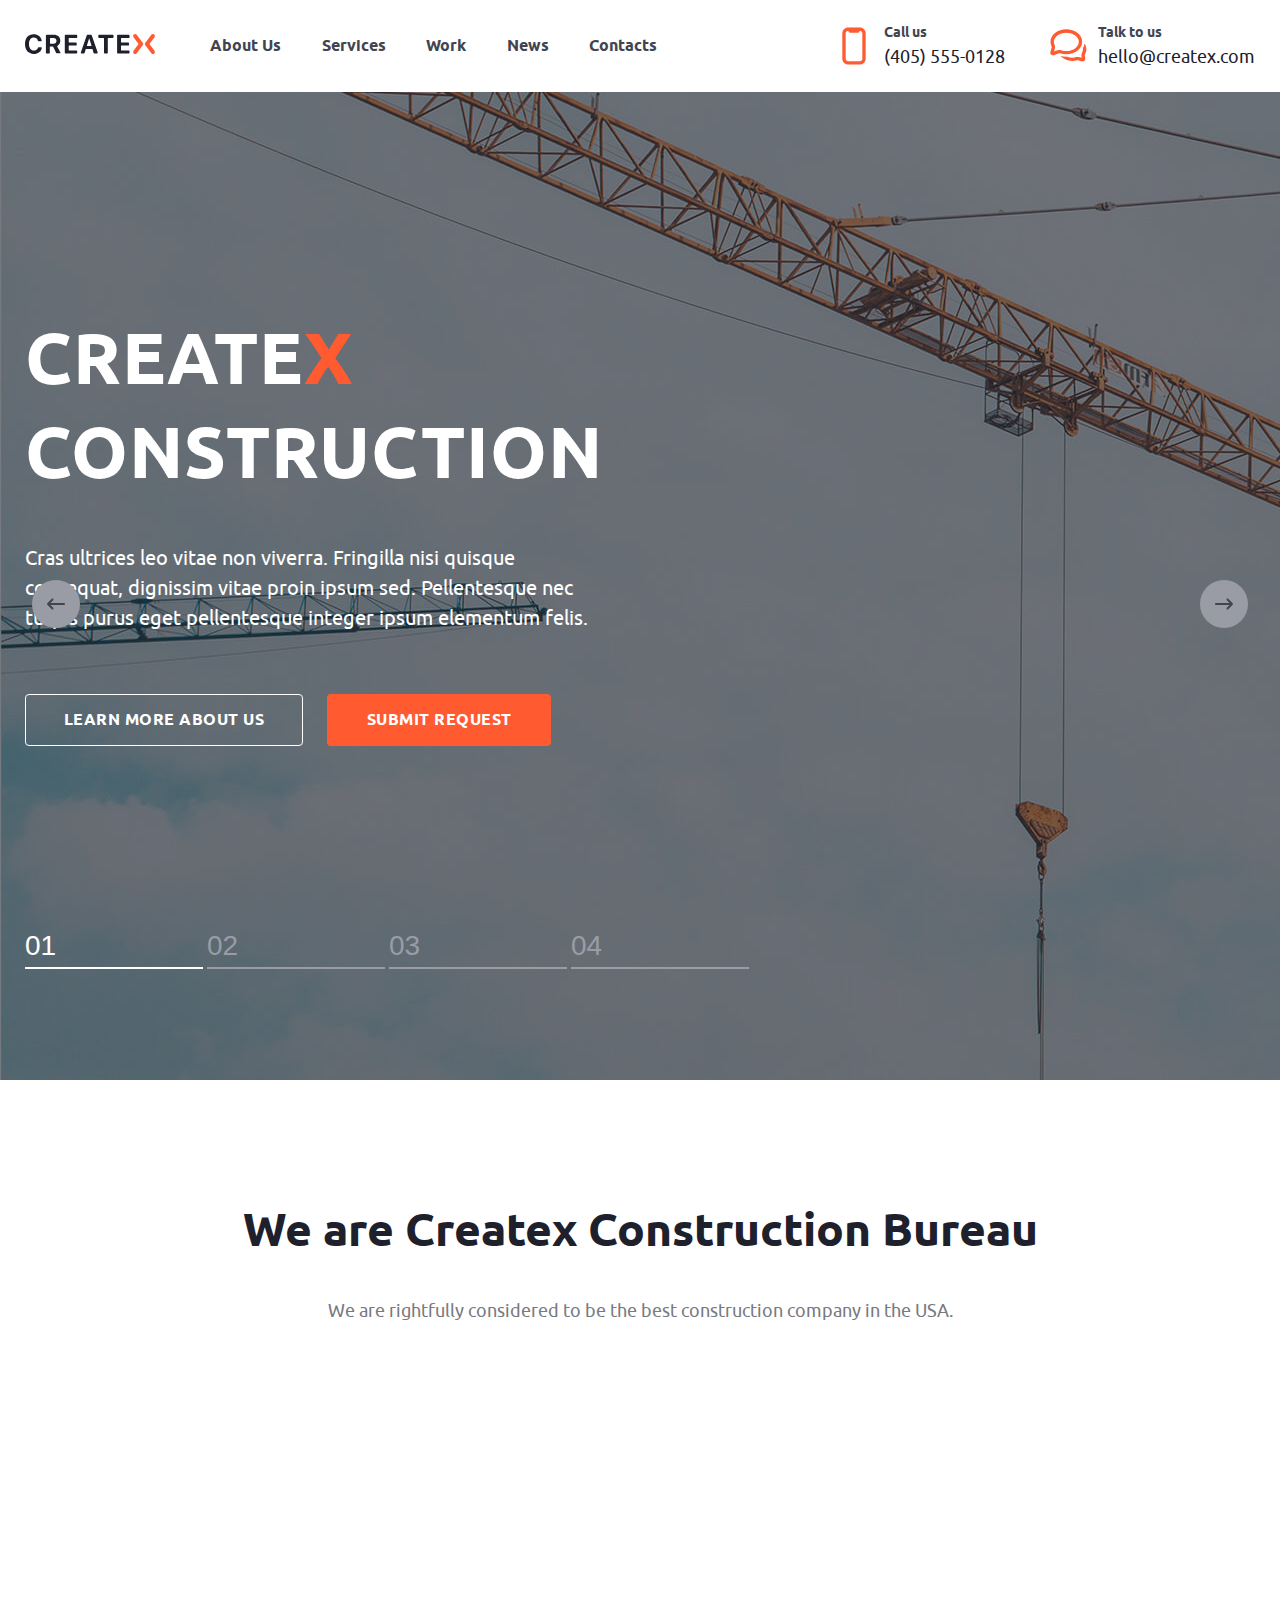
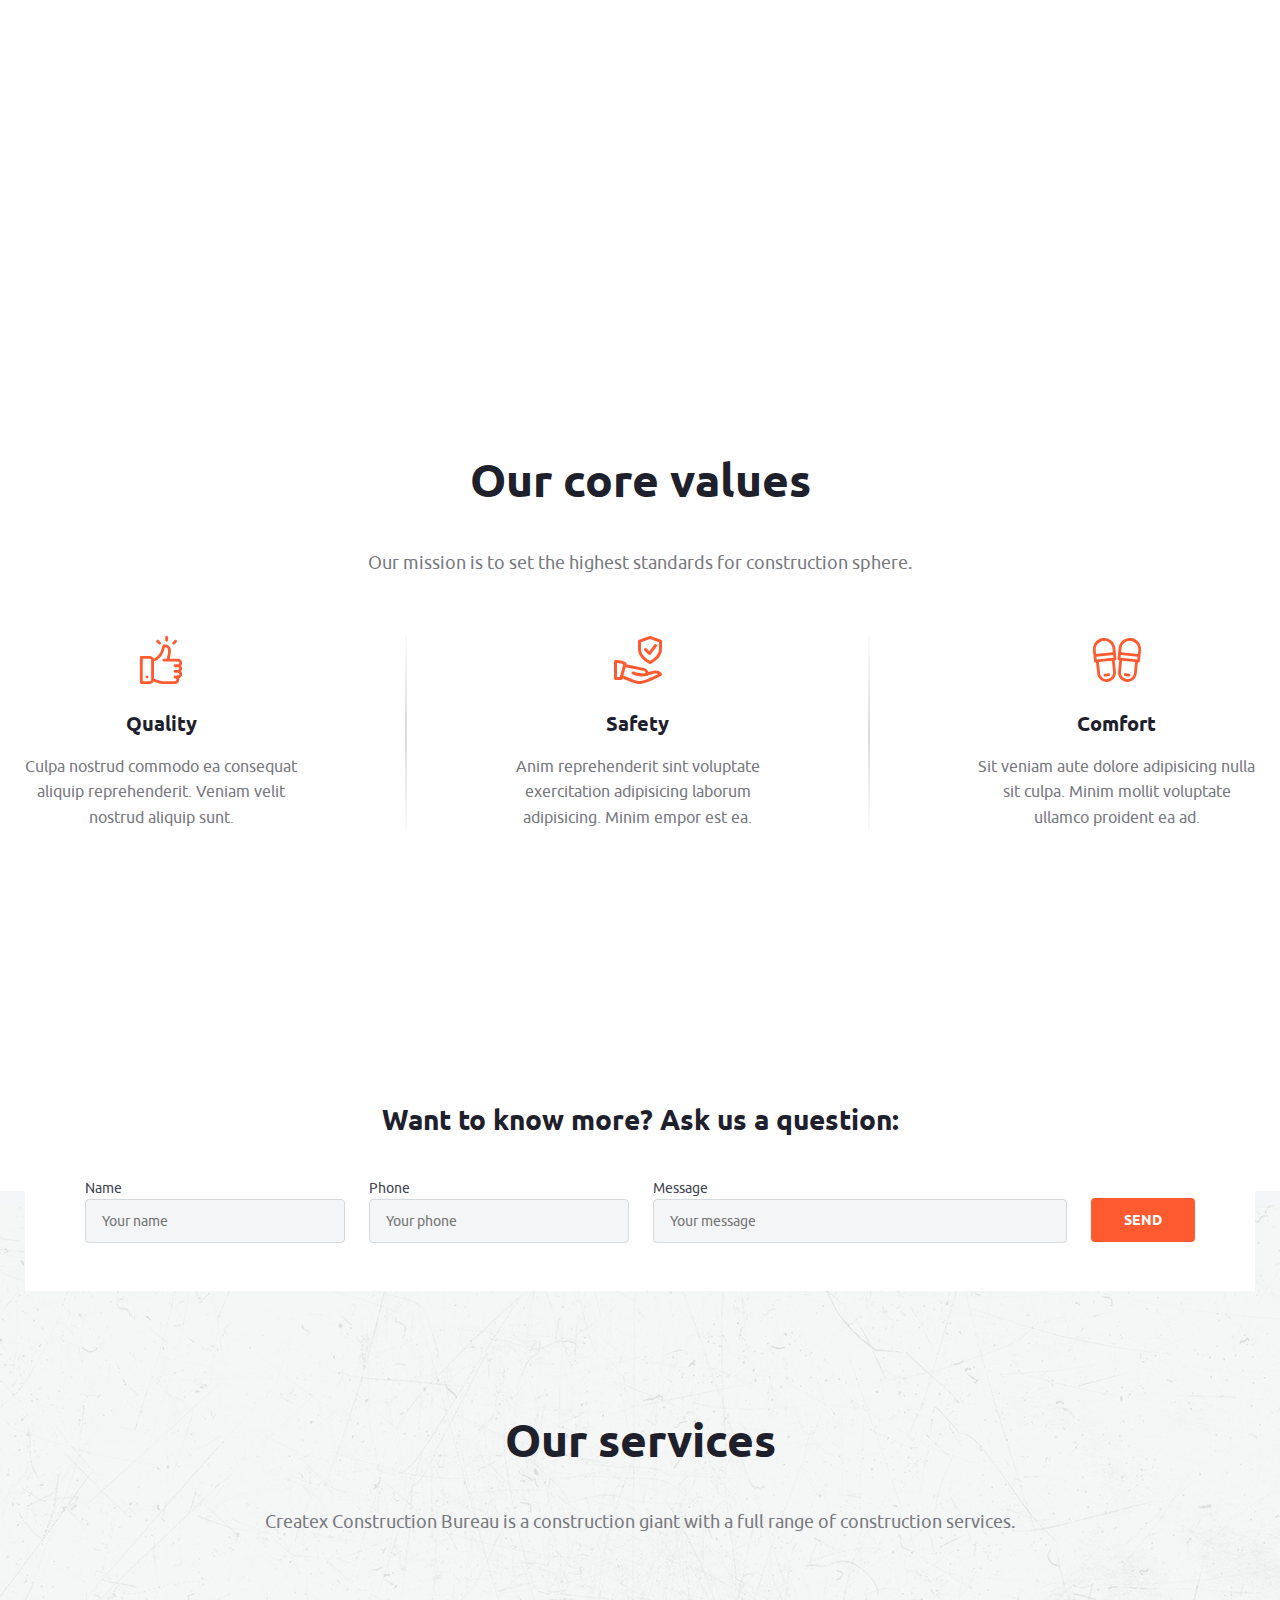
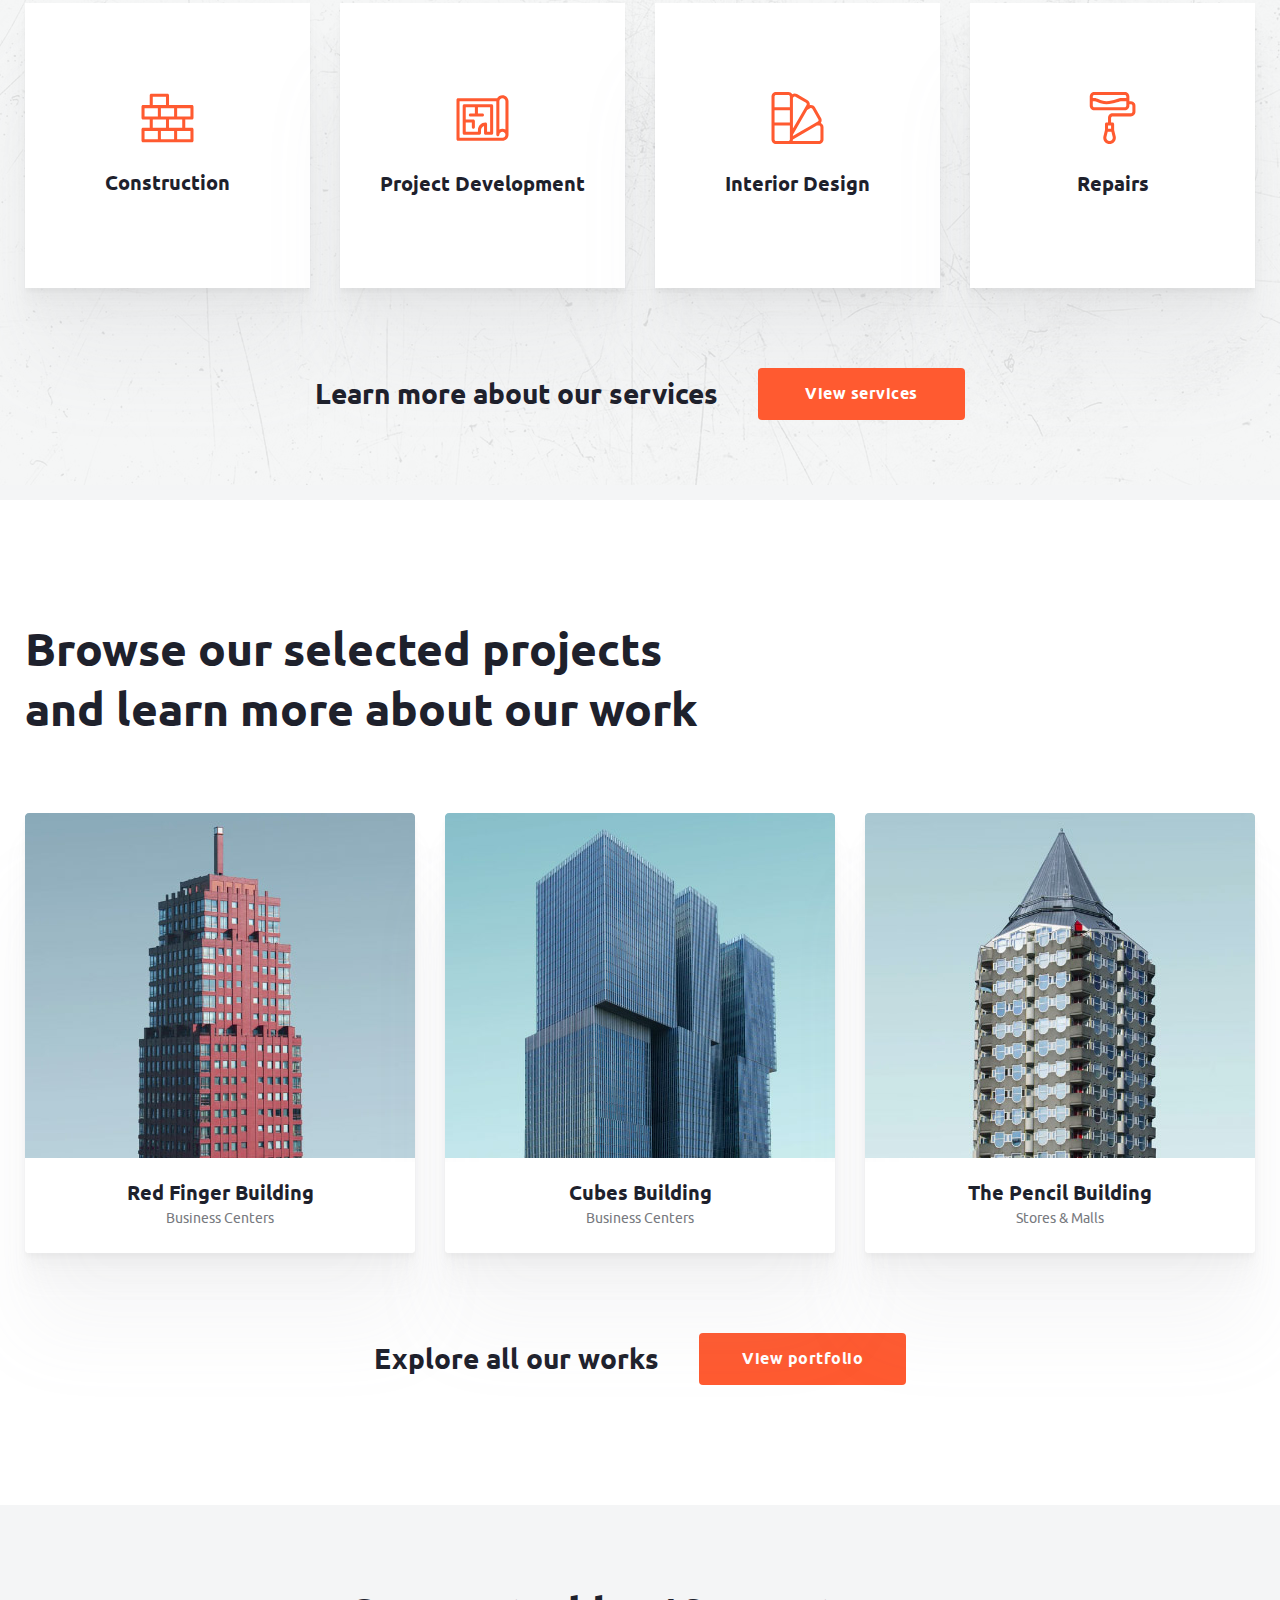
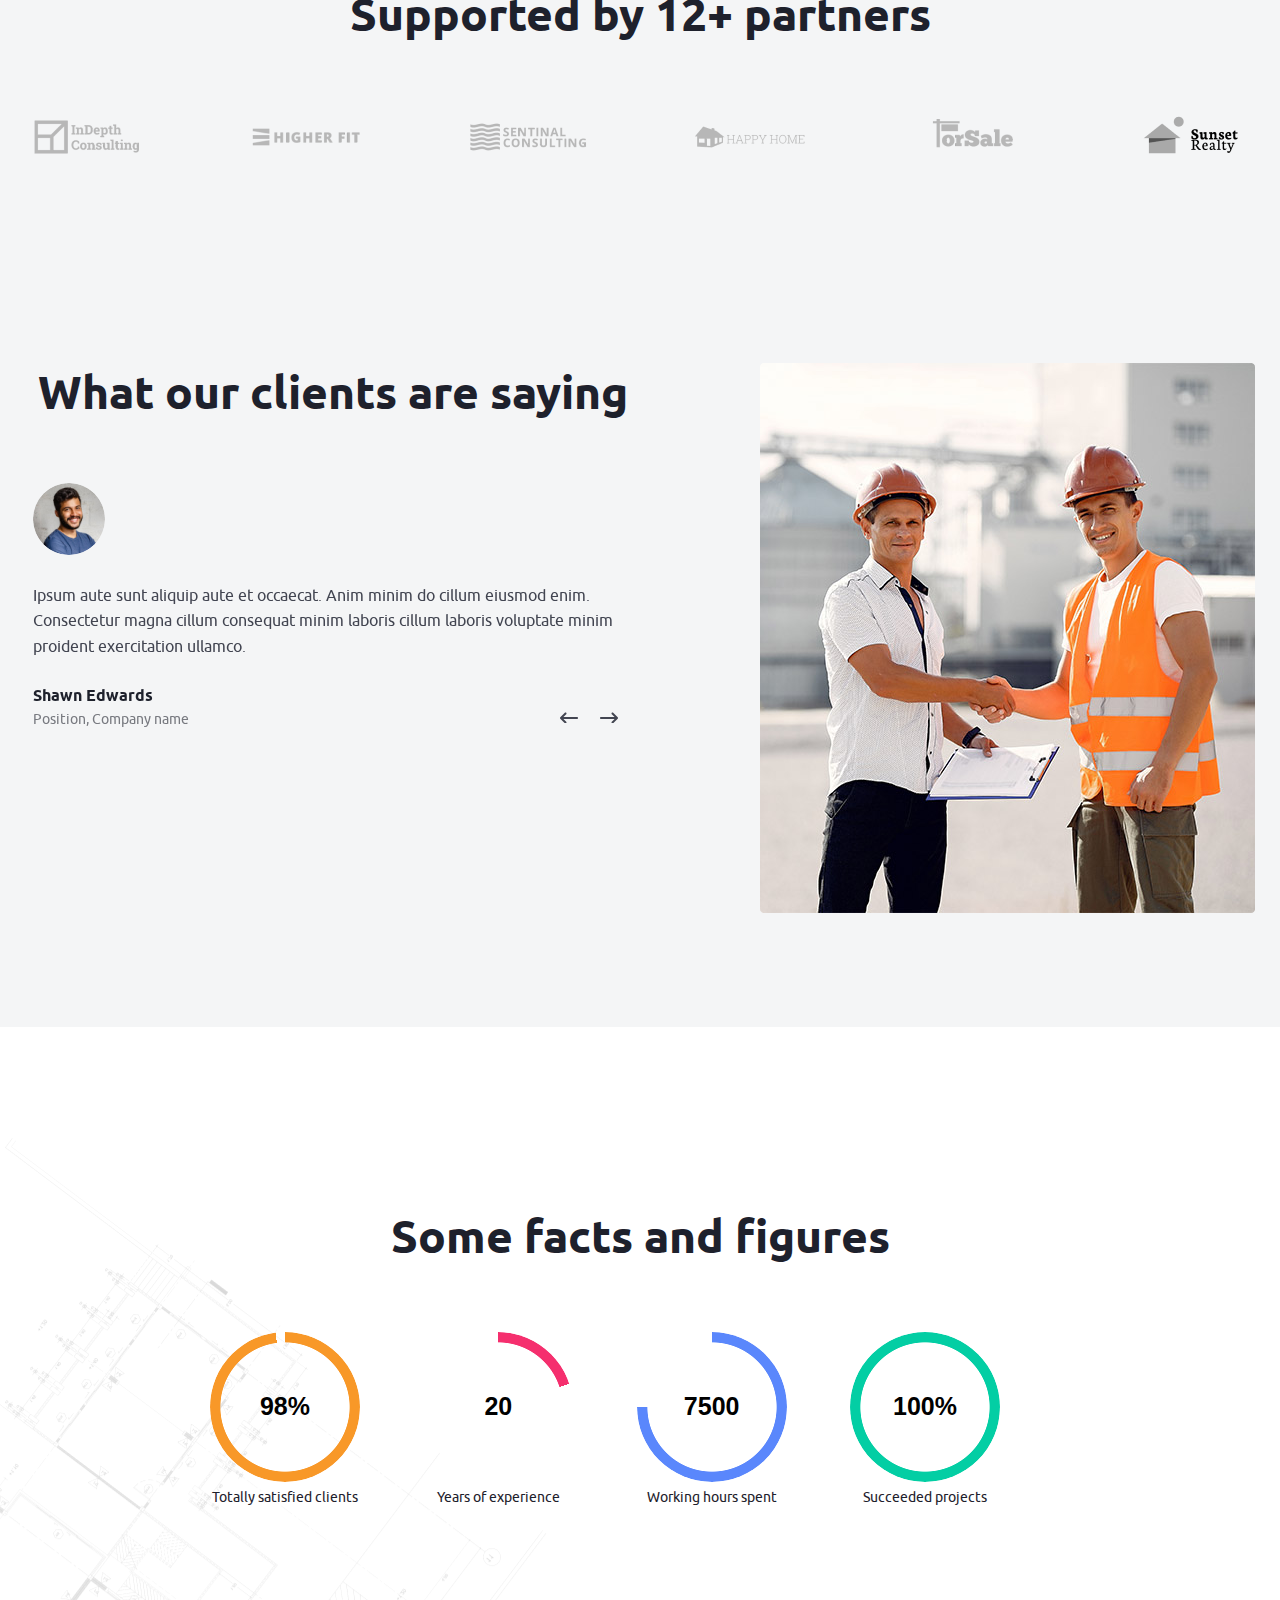
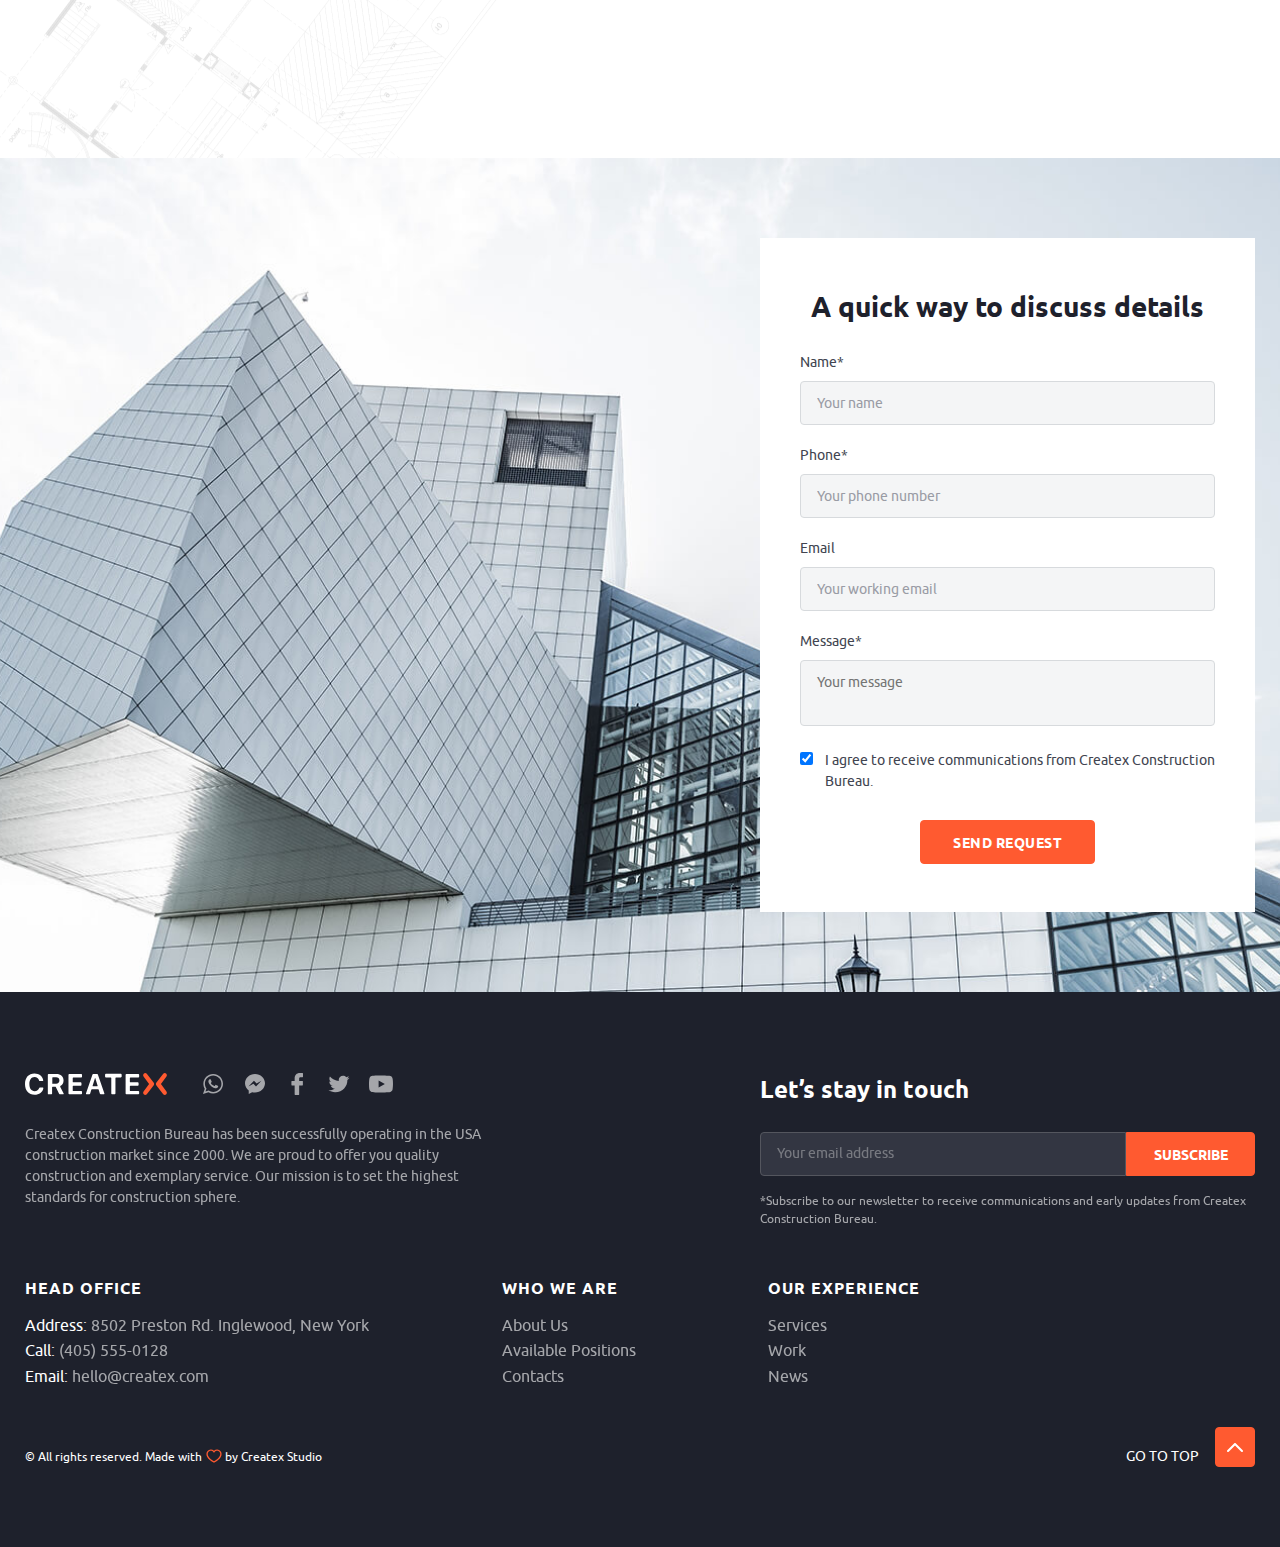
<file: index.html>
<!DOCTYPE html>
<html lang="en">
<head>
    <meta charset="UTF-8">
    <meta name="viewport" content="width=device-width, initial-scale=1.0">
    <title>CREATEX</title>
    <link rel="stylesheet" href="https://cdn.jsdelivr.net/npm/swiper@11/swiper-bundle.min.css"/>
    <link rel="stylesheet" href="./css/styles.css">
    <script defer src="https://cdn.jsdelivr.net/npm/swiper@11/swiper-bundle.min.js"></script>
    <script defer src="./swiper.js"></script>
    <link rel="stylesheet" href="./css/index.css">
</head>
<body>
    <header>
        <div class="container">
            <div class="header" id="header">
                <a class="logo" href="/">
                    <svg width="130" height="22" viewBox="0 0 130 22" fill="none" xmlns="http://www.w3.org/2000/svg">
                        <g clip-path="url(#clip0_102992_2121)">
                        <path d="M0 11.0998C0 4.9998 3.3 1.2998 8.7 1.2998C12.8 1.2998 16.1 3.7998 16.7 7.4998C16.8 7.8998 16.5 8.1998 16.1 8.1998H13.5C13.2 8.1998 13 7.9998 12.9 7.6998C12.4 5.7998 10.8 4.5998 8.7 4.5998C5.8 4.5998 4 7.0998 4 11.0998C4 15.0998 5.8 17.5998 8.8 17.5998C10.9 17.5998 12.4 16.4998 13 14.6998C13.1 14.3998 13.3 14.1998 13.6 14.1998H16.2C16.6 14.1998 16.9 14.5998 16.8 14.8998C16.2 18.4998 13 20.8998 8.8 20.8998C3.3 20.8998 0 17.0998 0 11.0998Z" fill="#1E212C"/>
                        <path d="M24.2997 20.4001H21.3997C21.0997 20.4001 20.8997 20.2001 20.8997 19.9001V2.60006C20.8997 2.20006 21.2997 1.80006 21.6997 1.80006H28.6997C32.7997 1.80006 35.2997 4.10006 35.2997 7.70006C35.2997 9.80006 34.2997 11.7001 32.5997 12.7001C32.1997 12.9001 32.0997 13.4001 32.2997 13.7001L35.3997 19.6001C35.5997 19.9001 35.2997 20.3001 34.9997 20.3001H31.6997C31.4997 20.3001 31.2997 20.2001 31.1997 20.0001L28.2997 14.0001C28.1997 13.7001 27.8997 13.6001 27.5997 13.6001H25.2997C24.9997 13.6001 24.7997 13.8001 24.7997 14.1001V20.0001C24.8997 20.2001 24.5997 20.4001 24.2997 20.4001ZM24.8997 10.2001C24.8997 10.5001 25.0997 10.7001 25.3997 10.7001H28.3997C30.3997 10.7001 31.4997 9.60006 31.4997 7.80006C31.4997 6.00006 30.2997 4.90006 28.3997 4.90006H25.4997C25.1997 4.90006 24.9997 5.10006 24.9997 5.40006V10.2001H24.8997Z" fill="#1E212C"/>
                        <path d="M51.4998 20.4001H40.4998C40.0998 20.4001 39.7998 20.1001 39.7998 19.7001V2.50006C39.7998 2.10006 40.0998 1.80006 40.4998 1.80006H51.4998C51.8998 1.80006 52.1998 2.10006 52.1998 2.50006V4.40006C52.1998 4.80006 51.8998 5.10006 51.4998 5.10006H44.1998C43.8998 5.10006 43.6998 5.30006 43.6998 5.60006V9.00006C43.6998 9.30006 43.8998 9.50006 44.1998 9.50006H50.9998C51.3998 9.50006 51.6998 9.80006 51.6998 10.2001V11.9001C51.6998 12.3001 51.3998 12.6001 50.9998 12.6001H44.1998C43.8998 12.6001 43.6998 12.8001 43.6998 13.1001V16.9001C43.6998 17.2001 43.8998 17.4001 44.1998 17.4001H51.4998C51.8998 17.4001 52.1998 17.7001 52.1998 18.1001V20.0001C52.1998 20.1001 51.8998 20.4001 51.4998 20.4001Z" fill="#1E212C"/>
                        <path d="M66.9999 15.9001H61.2999C60.9999 15.9001 60.7999 16.1001 60.6999 16.3001L59.5999 20.0001C59.4999 20.3001 59.2999 20.4001 58.9999 20.4001H56.3999C55.9999 20.4001 55.6999 20.0001 55.7999 19.6001L61.7999 2.20006C61.8999 2.00006 62.0999 1.80006 62.3999 1.80006H66.0999C66.3999 1.80006 66.5999 2.00006 66.6999 2.20006L72.6999 19.6001C72.7999 20.0001 72.4999 20.4001 72.0999 20.4001H69.1999C68.8999 20.4001 68.6999 20.2001 68.5999 20.0001L67.4999 16.3001C67.4999 16.1001 67.1999 15.9001 66.9999 15.9001ZM62.0999 13.0001H66.1999C66.3999 13.0001 66.4999 12.8001 66.4999 12.6001L64.2999 5.60006H64.0999L61.8999 12.6001C61.7999 12.8001 61.8999 13.0001 62.0999 13.0001Z" fill="#1E212C"/>
                        <path d="M79.0001 19.7005V5.50045C79.0001 5.20045 78.8001 5.00045 78.5001 5.00045H74.1001C73.7001 5.00045 73.3001 4.70045 73.3001 4.20045V2.50045C73.3001 2.10045 73.6001 1.70045 74.1001 1.70045H87.7001C88.1001 1.70045 88.5001 2.00045 88.5001 2.50045V4.20045C88.5001 4.60045 88.2001 5.00045 87.7001 5.00045H83.3001C83.0001 5.00045 82.8001 5.20045 82.8001 5.50045V19.8004C82.8001 20.2004 82.5001 20.5005 82.1001 20.5005H79.6001C79.3001 20.4004 79.0001 20.1005 79.0001 19.7005Z" fill="#1E212C"/>
                        <path d="M103.8 20.4001H92.7999C92.3999 20.4001 92.0999 20.1001 92.0999 19.7001V2.50006C92.0999 2.10006 92.3999 1.80006 92.7999 1.80006H103.8C104.2 1.80006 104.5 2.10006 104.5 2.50006V4.40006C104.5 4.80006 104.2 5.10006 103.8 5.10006H96.4999C96.1999 5.10006 95.9999 5.30006 95.9999 5.60006V9.00006C95.9999 9.30006 96.1999 9.50006 96.4999 9.50006H103.3C103.7 9.50006 104 9.80006 104 10.2001V11.9001C104 12.3001 103.7 12.6001 103.3 12.6001H96.4999C96.1999 12.6001 95.9999 12.8001 95.9999 13.1001V16.9001C95.9999 17.2001 96.1999 17.4001 96.4999 17.4001H103.8C104.2 17.4001 104.5 17.7001 104.5 18.1001V20.0001C104.5 20.1001 104.2 20.4001 103.8 20.4001Z" fill="#1E212C"/>
                        <path d="M117.7 9.7L111.5 1.6C111.1 1.2 110.6 1 110.1 1C109.6 1 109.1 1.2 108.7 1.6C108 2.4 108 3.6 108.7 4.4L113.6 11L108.7 17.6C108 18.4 108 19.6 108.7 20.4C109.1 20.8 109.6 21 110.1 21C110.6 21 111.1 20.8 111.5 20.4L117.7 12.3C118.4 11.7 118.4 10.5 117.7 9.7Z" fill="#FF5A30"/>
                        <path d="M120.343 9.7L126.543 1.6C126.943 1.2 127.443 1 127.943 1C128.443 1 128.943 1.2 129.343 1.6C130.043 2.4 130.043 3.6 129.343 4.4L124.443 11L129.343 17.6C130.043 18.4 130.043 19.6 129.343 20.4C128.943 20.8 128.443 21 127.943 21C127.443 21 126.943 20.8 126.543 20.4L120.343 12.3C119.643 11.7 119.643 10.5 120.343 9.7Z" fill="#FF5A30"/>
                        </g>
                        <defs>
                        <clipPath id="clip0_102992_2121">
                        <rect width="130" height="22" fill="white"/>
                        </clipPath>
                        </defs>
                    </svg>
                </a>
                <nav class="header__nav">
                    <ul class="header__list">
                        <li class="header__item"><a href="/">About Us</a></li>
                        <li class="header__item"><a href="./Service/index.html">Services</a></li>
                        <li class="header__item"><a href="./Work/Work.html">Work</a></li>
                        <li class="header__item"><a href="/">News</a></li>
                        <li class="header__item"><a href="/">Contacts</a></li>
                    </ul>
                </nav>
                <div class="header__contact">
                    <a class="header__number" href="tel:(405) 555-0128">
                        <small>Call us</small>
                        <span>(405) 555-0128</span>
                    </a>
                    <a class="header__email" href="mailto:hello@createx.com">
                        <small>Talk to us</small>
                        <span>hello@createx.com</span>
                    </a>
                </div>
            </div>
        </div>
    </header>
    <main>
        <section class="preview">
            <div class="container">
                <div class="preview__container">
                    <h1 class="preview__title">CREATE<span>X</span><br>CONSTRUCTION</h1>
                    <p class="preview__subtitle">Cras ultrices leo vitae non viverra. Fringilla nisi quisque<br>
                        consequat, dignissim vitae proin ipsum sed. Pellentesque nec<br>
                        turpis purus eget pellentesque integer ipsum elementum felis.</p>
                    <div class="preview__btns">
                        <button class="preview__btn about__btn"><p class="preview__btn_content about__content">LEARN MORE ABOUT US</p></button>
                        <button class="preview__btn submit__btn"><p class="preview__btn_content submit__content">SUBMIT REQUEST</p></button>
                    </div>
                    <div class="slider">
                        <ul class="slider__breadcrumbs">
                            <li class="slider__breadcrumb"><p class="slider__breadcrumb_item slider__breadcrumb_active">01</p></li>
                            <li class="slider__breadcrumb"><p class="slider__breadcrumb_item">02</p></li>
                            <li class="slider__breadcrumb"><p class="slider__breadcrumb_item">03</p></li>
                            <li class="slider__breadcrumb"><p class="slider__breadcrumb_item">04</p></li>
                        </ul>
                    </div>
                    <div class="arrows__btn">
                        <button class="arrow__left_btn arrow__active"><img src="images/sectionpage/arrow.svg" alt="arrow__left"></button>
                        <button class="arrow__right_btn arrow__active"><img src="images/sectionpage/arrow.svg" alt="arrow__right"></button>
                    </div>
                </div>
            </div>
        </section>
        <section class="construction">
            <div class="container">
                <div class="construction__container">
                    <h2 class="construction__title">We are Createx Construction Bureau </h2>
                    <p class="construction__text">We are rightfully considered to be the best construction company in the USA.</p>
                    <iframe width="1230" height="671" src="https://www.youtube.com/embed/35yK3VjeJ0w?si=maB8GeuR56-Qh1bF" title="YouTube video player" frameborder="0" allow="accelerometer; autoplay; clipboard-write; encrypted-media; gyroscope; picture-in-picture; web-share" allowfullscreen></iframe>
                </div>
            </div>
        </section>
        <section class="value">
            <div class="container">
                <h2 class="value__title">Our core values</h2>
                <p class="value__text">Our mission is to set the highest standards for construction sphere.</p>
                <div class="value__items">
                    <div class="value__item">
                        <img class="value__image" src="images/sectionpage/value-like.svg" alt="like">
                        <h3 class="value__title_item">Quality</h3>
                        <p class="value__subtitle_item">Culpa nostrud commodo ea consequat<br>aliquip reprehenderit. Veniam velit<br>nostrud aliquip sunt.</p>
                    </div>
                    <div class="line__gradient"></div>
                    <div class="value__item">
                        <img class="value__image" src="images/sectionpage/value-hand.svg" alt="hand">
                        <h3 class="value__title_item">Safety</h3>
                        <p class="value__subtitle_item">Anim reprehenderit sint voluptate<br>exercitation adipisicing laborum<br>adipisicing. Minim empor est ea.</p>
                    </div>
                    <div class="line__gradient"></div>
                    <div class="value__item">
                        <img class="value__image" src="images/sectionpage/value-slippers.svg" alt="slippers">
                        <h3 class="value__title_item">Comfort</h3>
                        <p class="value__subtitle_item">Sit veniam aute dolore adipisicing nulla<br>sit culpa. Minim mollit voluptate<br>ullamco proident ea ad.</p>
                    </div>
                </div>
            </div>
        </section>
        <form class="form__question">
            <div class="container">
                <div class="form__container">
                    <div class="form__container_position">
                <h4 class="question">Want to know more? Ask us a question:</h4>
                <div class="form__items">
                    <div class="mini__form_item">
                        <div>
                            <span>Name</span>
                            <input class="form__name_input" type="text" name="name" placeholder="Your name">
                        </div>
                    </div>
                    <div class="mini__form_item">
                        <div>
                            <span>Phone</span>
                            <input class="form__phone_input" type="tel" name="tel" placeholder="Your phone">
                        </div>
                    </div>
                    <div class="mini__form_item">
                        <div>
                            <span>Message</span>
                            <input class="form__message_input" name="message" placeholder="Your message">
                        </div>
                    </div>
                    <div class="mini__form_item">
                        <input class="mini__form_btn" type="submit" value="SEND">
                    </div>
                </div>
                </div>
                </div>
            </div>
        </form>
        <section class="services">
            <div class="container">
                <h2 class="services__title">Our services</h2>
                <p class="services__subtitle">Createx Construction Bureau is a construction giant with a full range of construction services.</p>
                <div class="services__items">
                    <div class="service__item">
                        <svg width="53" height="50" viewBox="0 0 53 50" fill="currentColor" xmlns="http://www.w3.org/2000/svg">
                            <path d="M50.9766 26.5234C51.8179 26.5234 52.5 25.8413 52.5 25V13.625C52.5 12.7837 51.8179 12.1016 50.9766 12.1016C49.9146 12.1016 29.168 12.1016 28.0234 12.1016V2.25C28.0234 1.40866 27.3413 0.726562 26.5 0.726562H10.25C9.40866 0.726562 8.72656 1.40866 8.72656 2.25V12.1016H2.02344C1.18209 12.1016 0.5 12.7837 0.5 13.625V25C0.5 25.8413 1.18209 26.5234 2.02344 26.5234H8.72656V34.8516H2.02344C1.18209 34.8516 0.5 35.5337 0.5 36.375V47.75C0.5 48.5913 1.18209 49.2734 2.02344 49.2734H50.9766C51.8179 49.2734 52.5 48.5913 52.5 47.75V36.375C52.5 35.5337 51.8179 34.8516 50.9766 34.8516H44.2734V26.5234H50.9766ZM49.4531 23.4766C47.8232 23.4766 37.7597 23.4766 36.1484 23.4766V15.1484H49.4531V23.4766ZM33.1016 23.4766C31.5059 23.4766 21.5046 23.4766 19.8984 23.4766V15.1484H33.1016V23.4766ZM11.7734 3.77344H24.9766V12.1016C23.3809 12.1016 13.3796 12.1016 11.7734 12.1016V3.77344ZM3.54688 23.4766V15.1484H16.8516V23.4766C15.2396 23.4766 5.17645 23.4766 3.54688 23.4766ZM11.7734 26.5234H24.9766V34.8516C23.3809 34.8516 13.3796 34.8516 11.7734 34.8516V26.5234ZM3.54688 37.8984H16.8516V46.2266H3.54688V37.8984ZM19.8984 37.8984H33.1016V46.2266H19.8984V37.8984ZM49.4531 37.8984V46.2266H36.1484V37.8984H49.4531ZM41.2266 34.8516C39.6309 34.8516 29.6296 34.8516 28.0234 34.8516V26.5234H41.2266V34.8516Z"/>
                        </svg>
                        <h5 class="service__item_text">Construction</h5>
                    </div>
                    <div class="service__item">
                        <svg width="53" height="52" viewBox="0 0 53 52" fill="currentColor" xmlns="http://www.w3.org/2000/svg">
                            <g clip-path="url(#clip0_103093_1789)">
                                <path d="M46.4062 3.14844C44.1552 3.14844 42.1854 4.37521 41.1303 6.19531H2.02344C1.18209 6.19531 0.5 6.87741 0.5 7.71875V47.3281C0.5 48.1695 1.18209 48.8516 2.02344 48.8516H46.4062C49.7663 48.8516 52.5 46.1179 52.5 42.7578V9.24219C52.5 5.88209 49.7663 3.14844 46.4062 3.14844ZM46.4062 45.8047C45.8103 45.8047 4.1011 45.8047 3.54688 45.8047V9.24219H40.3125V42.7578C40.3125 43.5992 40.9946 44.2812 41.8359 44.2812C42.6773 44.2812 43.3594 43.5992 43.3594 42.7578C43.3594 41.0778 44.7262 39.7109 46.4062 39.7109C48.0863 39.7109 49.4531 41.0778 49.4531 42.7578C49.4531 44.4379 48.0863 45.8047 46.4062 45.8047ZM49.4531 37.4818C48.5563 36.9619 47.5153 36.6641 46.4062 36.6641C45.2972 36.6641 44.2562 36.9619 43.3594 37.4818V9.24219C43.3594 7.56214 44.7262 6.19531 46.4062 6.19531C48.0863 6.19531 49.4531 7.56214 49.4531 9.24219V37.4818Z"/>
                                <path d="M35.6406 12.2891H8.21875C7.37741 12.2891 6.69531 12.9712 6.69531 13.8125V41.2344C6.69531 42.0757 7.37741 42.7578 8.21875 42.7578H23.4531C23.8572 42.7578 24.2446 42.5972 24.5303 42.3115C24.8161 42.0259 24.9766 41.6384 24.9766 41.2344V38.1875C24.9766 36.2013 26.2501 34.507 28.0234 33.8782V41.2344C28.0234 42.0757 28.7055 42.7578 29.5469 42.7578H35.6406C36.482 42.7578 37.1641 42.0757 37.1641 41.2344V13.8125C37.1641 12.9712 36.482 12.2891 35.6406 12.2891ZM34.1172 39.7109H31.0703V32.0938C31.0703 31.2524 30.3882 30.5703 29.5469 30.5703C25.3468 30.5703 21.9297 33.9874 21.9297 38.1875V39.7109H9.74219V30.5703H15.8359V35.1406C15.8359 35.982 16.518 36.6641 17.3594 36.6641C18.2007 36.6641 18.8828 35.982 18.8828 35.1406V29.0469C18.8828 28.2055 18.2007 27.5234 17.3594 27.5234H9.74219V15.3359H18.8828V21.4297H14.3125C13.4712 21.4297 12.7891 22.1118 12.7891 22.9531C12.7891 23.7945 13.4712 24.4766 14.3125 24.4766H20.4062H26.5C27.3413 24.4766 28.0234 23.7945 28.0234 22.9531C28.0234 22.1118 27.3413 21.4297 26.5 21.4297H21.9297V15.3359H34.1172V39.7109Z"/>
                            </g>
                        </svg>
                        <h5 class="service__item_text">Project Development</h5>
                    </div>
                    <div class="service__item">
                        <svg width="53" height="52" viewBox="0 0 53 52" fill="currentColor" xmlns="http://www.w3.org/2000/svg">
                            <path d="M49.7504 30.9497C50.7897 29.5433 50.9811 27.582 50.0361 25.9454L43.9455 15.2945C42.8919 13.4696 40.6701 12.6369 38.6882 13.1667C39.1102 11.2698 38.2823 9.23477 36.5124 8.21295L25.9584 2.11961C24.4511 1.24922 22.6489 1.33839 21.2628 2.19568C20.4596 0.880141 19.0104 0 17.3594 0H5.07031C2.55024 0 0.5 2.05024 0.5 4.57031C0.5 5.62707 0.5 46.2132 0.5 47.4297C0.5 49.9498 2.55024 52 5.07031 52C6.25382 52 42.1374 52 47.9297 52C50.4498 52 52.5 49.9498 52.5 47.4297V35.1406C52.5 33.2675 51.3669 31.6547 49.7504 30.9497ZM18.8828 47.4297C18.8828 48.2697 18.1994 48.9531 17.3594 48.9531H5.07031C4.23029 48.9531 3.54688 48.2697 3.54688 47.4297C3.54688 46.7337 3.54688 34.2857 3.54688 33.6172H18.8828V47.4297ZM18.8828 30.5703H3.54688V18.2812H18.8828V30.5703ZM18.8828 15.2344H3.54688V4.57031C3.54688 3.73029 4.23029 3.04688 5.07031 3.04688H17.3594C18.1994 3.04688 18.8828 3.73029 18.8828 4.57031V15.2344ZM21.9297 6.04988L22.3533 5.31609C22.7736 4.58839 23.7073 4.33814 24.4349 4.75831L34.989 10.8516C35.7167 11.2718 35.9668 12.2056 35.5456 12.9353L33.7853 15.9951C33.7412 16.0602 33.7016 16.1278 33.6683 16.1984L21.9297 36.6026V6.04988ZM21.9297 42.7126L36.171 17.9581L39.1156 16.258C39.8621 15.8271 40.8859 16.0888 41.3037 16.8125L47.3944 27.4633C47.8156 28.1929 47.57 29.1283 46.8328 29.5539C45.7449 30.1837 23.0011 43.3507 21.9297 43.971V42.7126ZM49.4531 47.4297C49.4531 48.2697 48.7697 48.9531 47.9297 48.9531H21.6677C21.8301 48.4951 21.9212 48.0039 21.9282 47.4926L45.8954 33.6172H47.9297C48.7697 33.6172 49.4531 34.3006 49.4531 35.1406V47.4297Z"/>
                        </svg>
                        <h5 class="service__item_text">Interior Design</h5>
                    </div>
                    <div class="service__item">
                        <svg width="53" height="52" viewBox="0 0 53 52" fill="currentColor" xmlns="http://www.w3.org/2000/svg">
                            <path d="M43.3594 4.57031C43.3594 2.05029 41.3091 0 38.7891 0H8.32031C5.80029 0 3.75 2.05029 3.75 4.57031V13.7109C3.75 16.231 5.80029 18.2813 8.32031 18.2813H38.7891C41.3091 18.2813 43.3594 16.231 43.3594 13.7109V12.1875H44.8828C45.7227 12.1875 46.4063 12.8711 46.4063 13.7109V19.8047C46.4063 20.6446 45.7227 21.3281 44.8828 21.3281H26.6016C24.0815 21.3281 22.0313 23.3784 22.0313 25.8984V30.4688H20.5078C19.6664 30.4688 18.9844 31.1507 18.9844 31.9922V38.003L17.4609 44.1952C16.4703 48.1573 19.464 52 23.5547 52C27.6473 52 30.6379 48.1533 29.65 44.2007L28.125 38.003V31.9922C28.125 31.1507 27.443 30.4688 26.6016 30.4688H25.0781V25.8984C25.0781 25.0586 25.7617 24.375 26.6016 24.375H44.8828C47.4028 24.375 49.4531 22.3247 49.4531 19.8047V13.7109C49.4531 11.1909 47.4028 9.14063 44.8828 9.14063H43.3594V4.57031ZM25.0781 33.5156V36.6641H22.0313V33.5156H25.0781ZM23.5547 48.9531C21.456 48.9531 19.9044 46.9834 20.4182 44.9287L21.702 39.7109H25.4074L26.6924 44.9343C27.2026 46.9746 25.6609 48.9531 23.5547 48.9531ZM8.32031 3.04688H38.7891C39.6289 3.04688 40.3125 3.73044 40.3125 4.57031V6.09375H35.7422C34.2616 6.09375 32.3684 6.64838 30.1761 7.29028C27.2149 8.15753 23.859 9.14063 20.5078 9.14063C17.2412 9.14063 14.9381 8.18649 12.9061 7.34503C11.3525 6.70154 9.88541 6.09375 8.32031 6.09375H6.79688V4.57031C6.79688 3.73044 7.48044 3.04688 8.32031 3.04688ZM40.3125 13.7109C40.3125 14.5508 39.6289 15.2344 38.7891 15.2344H8.32031C7.48044 15.2344 6.79688 14.5508 6.79688 13.7109V9.14063H8.32031C9.27921 9.14063 10.3654 9.59052 11.7401 10.1598C13.9209 11.0632 16.6349 12.1875 20.5078 12.1875C24.2962 12.1875 28.031 11.0933 31.0326 10.2146C32.9179 9.66232 34.6988 9.14063 35.7422 9.14063H40.3125V13.7109Z"/>
                        </svg>

                        <h5 class="service__item_text">Repairs</h5>
                    </div>
                </div>
                <div class="learn">
                    <h3 class="learn__text">Learn more about our services</h3>
                    <a class="learn__btn" href="#!"><p class="learn__btn_text">View services</p></a>
                </div>
            </div>
        </section>
        <section class="works">
            <div class="container">
                <div class="works__container">
                <h2 class="works__title">Browse our selected projects<br>
                    and learn more about our work</h2>
                <ul class="work">
                    <li class="work__case">
                    <img class="work__image" src="images/sectionpage/RedFingerBuilding.png" alt="RedFingerBuilding">
                    <div class="work__text">
                        <h3 class="work__title">Red Finger Building</h3>
                        <span class="work__desc">Business Centers</span>
                    </div>
                        <a class="case__btn" href="../Work/Project1/Project1.html">View Project</a>
                    </li>
                    <li class="work__case">
                        <img class="work__image" src="images/sectionpage/CubesBuilding.png" alt="CubesBuilding">
                        <div class="work__text">
                            <h3 class="work__title">Cubes Building</h3>
                            <span class="work__desc">Business Centers</span>
                        </div>
                        <a class="case__btn" href="../Work/Project1/Project1.html">View Project</a>
                    </li>
                    <li class="work__case">
                        <img class="work__image" src="images/sectionpage/ThePencilBuilding.png" alt="ThePencilBuilding">
                        <div class="work__text">
                            <h3 class="work__title">The Pencil Building</h3>
                            <span class="work__desc">Stores & Malls</span>
                        </div>
                        <a class="case__btn" href="../Work/Project1/Project1.html">View Project</a>
                    </li>
                </ul>
                <div class="explore__work">
                    <h3 class="explore__text">Explore all our works</h3>
                    <a class="portfolio__btn" href="#!"><p class="portfolio__text_btn">View portfolio</p></a>
                </div>
                </div>
            </div>
        </section>
        <section class="brands">
            <div class="container">
                <h2 class="brands__title">Supported by 12+ partners</h2>
                <ul class="brands__list">
                    <li class="brands__item">
                        <img src="images/sectionpage/InDepthConsultingLogo.png" alt="In Depth Consulting">
                    </li>
                    <li class="brands__item">
                        <img src="images/sectionpage/HigherFitLogo.png" alt="Higher Fit">
                    </li>
                    <li class="brands__item">
                        <img src="images/sectionpage/SentinalConsultingLogo.png" alt="Sentinal Consulting">
                    </li>
                    <li class="brands__item">
                        <img src="images/sectionpage/HappyHomeLogo.png" alt="Happy Home">
                    </li>
                    <li class="brands__item">
                        <img src="images/sectionpage/ForSaleLogo.png" alt="For Sale">
                    </li>
                    <li class="brands__item">
                        <img src="images/sectionpage/SunsetRealtyLogo.png" alt="Sunset Realty">
                    </li>
                </ul>
                <div class="reviews">
                    <div class="reviews__text">
                        <h2>What our clients are saying</h2>
                        <div class="swiper">
                            <div class="swiper-wrapper">
                                <div class="swiper-slide">
                                    <img src="images/Work/swiper_avatar.png" alt="Shawn Edwards">
                                    <p>Ipsum aute sunt aliquip aute et occaecat. Anim minim do cillum eiusmod enim. Consectetur magna cillum consequat minim  laboris cillum laboris voluptate minim proident exercitation ullamco.</p>
                                    <strong>Shawn Edwards</strong>
                                    <span>Position, Company name</span>
                                </div>
                                <div class="swiper-slide">
                                    <img src="images/Work/swiper_avatar.png" alt="Shawn Edwards">
                                    <p>Ipsum aute sunt aliquip aute et occaecat. Anim minim do cillum eiusmod enim. Consectetur magna cillum consequat minim  laboris cillum laboris voluptate minim proident exercitation ullamco.</p>
                                    <strong>Shawn Edwards</strong>
                                    <span>Position, Company name</span>
                                </div>
                                <div class="swiper-slide">
                                    <img src="images/Work/swiper_avatar.png" alt="Shawn Edwards">
                                    <p>Ipsum aute sunt aliquip aute et occaecat. Anim minim do cillum eiusmod enim. Consectetur magna cillum consequat minim  laboris cillum laboris voluptate minim proident exercitation ullamco.</p>
                                    <strong>Shawn Edwards</strong>
                                    <span>Position, Company name</span>
                                </div>
                            </div>
                            <div class="swiper-button-prev"></div>
                            <div class="swiper-button-next"></div>
                        </div>
                    </div>
                    <div class="reviews__image">
                        <img src="images/Work/swiper_image.png" alt="our clients">
                    </div>
                </div>
            </div>
        </section>
        <section class="figures">
            <div class="container">
                <h2 class="figures__title">Some facts and figures</h2>
                <ul class="figures__item">
                    <li class="figure__item">
                        <div class="pie animate no-round" style="--p:98;--c:#F89828;--b:10px"> 98%</div>
                    <p class="figures__text">Totally satisfied clients</p>
                    </li>
                    <li class="figure__item">
                        <div class="pie animate no-round" style="--p:20;--c:#F52F6E;--b:10px"> 20</div>
                    <p class="figures__text">Years of experience</p>
                    </li>
                    <li class="figure__item">
                        <div class="pie animate no-round" style="--p:75;--c:#5A87FC;--b:10px"> 7500</div>
                    <p class="figures__text">Working hours spent</p>
                    </li>
                    <li class="figure__item">
                        <div class="pie animate no-round" style="--p:100;--c:#03CEA4;--b:10px"> 100%</div>
                    <p class="figures__text">Succeeded projects</p>
                    </li>
                </ul>
            </div>
        </section>
        <section class="feedback">
            <div class="container">
                <form class="form" action="#">
                    <h3>A quick way to discuss details</h3>
                    <label>
                        <span>Name*</span>
                        <input class="form__name" type="text" name="name" id="name" placeholder="Your name">
                    </label>
                    <label>
                        <span>Phone*</span>
                        <input class="form__phone" type="tel" name="tel" id="tel" placeholder="Your phone number">
                    </label>
                    <label>
                        <span>Email</span>
                        <input class="form__email" type="email" name="email" id="email" placeholder="Your working email">
                    </label>
                    <label>
                        <span>Message*</span>
                        <textarea class="form__message" name="message" id="message" placeholder="Your message"></textarea>
                    </label>
                    <label class="form__checkbox">
                        <input type="checkbox" name="checkbox" id="checkbox" checked>
                        <span>I agree to receive communications from Createx Construction Bureau.</span>
                    </label>
                    <input class="form__btn" type="submit" value="SEND REQUEST">
                </form>
            </div>
        </section>
    </main>
    <footer class="footer">
        <div class="container">
            <div class="footer__top">
                <div class="footer__contact">
                    <svg  class="footer__logo" width="142" height="24" viewBox="0 0 142 24" fill="none" xmlns="http://www.w3.org/2000/svg">
                        <g clip-path="url(#clip0_102992_1938)">
                            <path d="M0 12.1089C0 5.45433 3.60461 1.41797 9.50308 1.41797C13.9815 1.41797 17.5862 4.14524 18.2415 8.18161C18.3508 8.61797 18.0231 8.94524 17.5862 8.94524H14.7462C14.4185 8.94524 14.2 8.72706 14.0908 8.39979C13.5446 6.32706 11.7969 5.01797 9.50308 5.01797C6.33538 5.01797 4.36923 7.74524 4.36923 12.1089C4.36923 16.4725 6.33538 19.1998 9.61231 19.1998C11.9062 19.1998 13.5446 17.9998 14.2 16.0362C14.3092 15.7089 14.5277 15.4907 14.8554 15.4907H17.6954C18.1323 15.4907 18.46 15.9271 18.3508 16.2543C17.6954 20.1816 14.2 22.7998 9.61231 22.7998C3.60462 22.7998 0 18.6543 0 12.1089Z" fill="white"/>
                            <path d="M26.5428 22.2546H23.3751C23.0474 22.2546 22.8289 22.0364 22.8289 21.7092V2.83643C22.8289 2.40007 23.2659 1.9637 23.7028 1.9637H31.3489C35.8274 1.9637 38.5582 4.47279 38.5582 8.40007C38.5582 10.691 37.4659 12.7637 35.6089 13.8546C35.172 14.0728 35.0628 14.6182 35.2812 14.9455L38.6674 21.3819C38.8859 21.7092 38.5582 22.1455 38.2305 22.1455H34.6259C34.4074 22.1455 34.1889 22.0364 34.0797 21.8182L30.912 15.2728C30.8028 14.9455 30.4751 14.8364 30.1474 14.8364H27.6351C27.3074 14.8364 27.0889 15.0546 27.0889 15.3819V21.8182C27.1982 22.0364 26.8705 22.2546 26.5428 22.2546ZM27.1982 11.1273C27.1982 11.4546 27.4166 11.6728 27.7443 11.6728H31.0212C33.2059 11.6728 34.4074 10.4728 34.4074 8.50916C34.4074 6.54552 33.0966 5.34552 31.0212 5.34552H27.8535C27.5259 5.34552 27.3074 5.5637 27.3074 5.89098V11.1273H27.1982Z" fill="white"/>
                            <path d="M56.2537 22.2546H44.2383C43.8014 22.2546 43.4737 21.9273 43.4737 21.491V2.72734C43.4737 2.29098 43.8014 1.9637 44.2383 1.9637H56.2537C56.6906 1.9637 57.0183 2.29098 57.0183 2.72734V4.80007C57.0183 5.23643 56.6906 5.5637 56.2537 5.5637H48.2798C47.9521 5.5637 47.7337 5.78188 47.7337 6.10916V9.81825C47.7337 10.1455 47.9521 10.3637 48.2798 10.3637H55.7075C56.1445 10.3637 56.4721 10.691 56.4721 11.1273V12.9819C56.4721 13.4182 56.1445 13.7455 55.7075 13.7455H48.2798C47.9521 13.7455 47.7337 13.9637 47.7337 14.291V18.4364C47.7337 18.7637 47.9521 18.9819 48.2798 18.9819H56.2537C56.6906 18.9819 57.0183 19.3092 57.0183 19.7455V21.8182C57.0183 21.9273 56.6906 22.2546 56.2537 22.2546Z" fill="white"/>
                            <path d="M73.1846 17.3455H66.9584C66.6307 17.3455 66.4123 17.5637 66.303 17.7819L65.1015 21.8182C64.9923 22.1455 64.7738 22.2546 64.4461 22.2546H61.6061C61.1692 22.2546 60.8415 21.8182 60.9507 21.3819L67.5046 2.40007C67.6138 2.18189 67.8323 1.9637 68.16 1.9637H72.2015C72.5292 1.9637 72.7476 2.18189 72.8569 2.40007L79.4107 21.3819C79.5199 21.8182 79.1923 22.2546 78.7553 22.2546H75.5876C75.2599 22.2546 75.0415 22.0364 74.9323 21.8182L73.7307 17.7819C73.7307 17.5637 73.403 17.3455 73.1846 17.3455ZM67.8323 14.1819H72.3107C72.5292 14.1819 72.6384 13.9637 72.6384 13.7455L70.2353 6.10916H70.0169L67.6138 13.7455C67.5046 13.9637 67.6138 14.1819 67.8323 14.1819Z" fill="white"/>
                            <path d="M86.2925 21.4914V6.00049C86.2925 5.67322 86.074 5.45504 85.7463 5.45504H80.9402C80.5033 5.45504 80.0663 5.12777 80.0663 4.58231V2.72777C80.0663 2.2914 80.394 1.85504 80.9402 1.85504H95.7955C96.2324 1.85504 96.6694 2.18231 96.6694 2.72777V4.58231C96.6694 5.01867 96.3417 5.45504 95.7955 5.45504H90.9894C90.6617 5.45504 90.4432 5.67322 90.4432 6.00049V21.6005C90.4432 22.0369 90.1155 22.3641 89.6786 22.3641H86.9479C86.6202 22.255 86.2925 21.9278 86.2925 21.4914Z" fill="white"/>
                            <path d="M113.381 22.2546H101.366C100.929 22.2546 100.601 21.9273 100.601 21.491V2.72734C100.601 2.29098 100.929 1.9637 101.366 1.9637H113.381C113.818 1.9637 114.146 2.29098 114.146 2.72734V4.80007C114.146 5.23643 113.818 5.5637 113.381 5.5637H105.408C105.08 5.5637 104.861 5.78188 104.861 6.10916V9.81825C104.861 10.1455 105.08 10.3637 105.408 10.3637H112.835C113.272 10.3637 113.6 10.691 113.6 11.1273V12.9819C113.6 13.4182 113.272 13.7455 112.835 13.7455H105.408C105.08 13.7455 104.861 13.9637 104.861 14.291V18.4364C104.861 18.7637 105.08 18.9819 105.408 18.9819H113.381C113.818 18.9819 114.146 19.3092 114.146 19.7455V21.8182C114.146 21.9273 113.818 22.2546 113.381 22.2546Z" fill="white"/>
                            <path d="M128.564 10.5827L121.792 1.74634C121.355 1.30998 120.809 1.0918 120.263 1.0918C119.717 1.0918 119.171 1.30998 118.734 1.74634C117.969 2.61907 117.969 3.92816 118.734 4.80089L124.086 12.0009L118.734 19.2009C117.969 20.0736 117.969 21.3827 118.734 22.2554C119.171 22.6918 119.717 22.91 120.263 22.91C120.809 22.91 121.355 22.6918 121.792 22.2554L128.564 13.4191C129.329 12.7645 129.329 11.4554 128.564 10.5827Z" fill="#FF5A30"/>
                            <path d="M131.451 10.5827L138.223 1.74634C138.66 1.30998 139.207 1.0918 139.753 1.0918C140.299 1.0918 140.845 1.30998 141.282 1.74634C142.047 2.61907 142.047 3.92816 141.282 4.80089L135.93 12.0009L141.282 19.2009C142.047 20.0736 142.047 21.3827 141.282 22.2554C140.845 22.6918 140.299 22.91 139.753 22.91C139.207 22.91 138.66 22.6918 138.223 22.2554L131.451 13.4191C130.686 12.7645 130.686 11.4554 131.451 10.5827Z" fill="#FF5A30"/>
                        </g>
                        <defs>
                            <clipPath id="clip0_102992_1938">
                                <rect width="142" height="24" fill="white"/>
                            </clipPath>
                        </defs>
                    </svg>
                    <ul class="footer__links">
                        <li class="footer__link">
                            <a href="/">
                                <svg width="24" height="24" viewBox="0 0 24 24" fill="none" xmlns="http://www.w3.org/2000/svg">
                                    <g opacity="0.6">
                                        <path d="M22 11.7424C22 17.1231 17.6047 21.4849 12.1818 21.4849C10.4602 21.4849 8.84289 21.0449 7.43578 20.2727L2 22L3.77222 16.7729C2.87822 15.3049 2.36333 13.5831 2.36333 11.7424C2.36333 6.36178 6.75911 2 12.1818 2C17.6051 2 22 6.36178 22 11.7424ZM12.1818 3.55156C7.62978 3.55156 3.92711 7.226 3.92711 11.7424C3.92711 13.5347 4.51133 15.1944 5.49956 16.5447L4.46822 19.5867L7.64044 18.5784C8.94378 19.4342 10.5051 19.9333 12.182 19.9333C16.7333 19.9333 20.4367 16.2593 20.4367 11.7429C20.4367 7.22644 16.7336 3.55156 12.1818 3.55156ZM17.1398 13.9862C17.0791 13.8869 16.9189 13.8269 16.6784 13.7076C16.4376 13.5882 15.254 13.0102 15.034 12.9309C14.8133 12.8513 14.6524 12.8113 14.4922 13.0502C14.332 13.2893 13.8707 13.8269 13.73 13.9862C13.5896 14.146 13.4493 14.166 13.2084 14.0464C12.968 13.9271 12.1927 13.6747 11.2733 12.8613C10.558 12.2284 10.0749 11.4471 9.93444 11.2078C9.79422 10.9689 9.91978 10.8398 10.04 10.7209C10.1484 10.6138 10.2809 10.442 10.4011 10.3027C10.5218 10.1631 10.5618 10.0638 10.6416 9.90422C10.7222 9.74489 10.682 9.60556 10.6216 9.48578C10.5616 9.36644 10.0798 8.19133 9.87933 7.71311C9.67889 7.23533 9.47867 7.31489 9.338 7.31489C9.19778 7.31489 9.03711 7.29489 8.87667 7.29489C8.71622 7.29489 8.45533 7.35467 8.23467 7.59356C8.01422 7.83267 7.39267 8.41044 7.39267 9.58533C7.39267 10.7604 8.25467 11.8958 8.37533 12.0549C8.49556 12.214 10.0398 14.7038 12.4864 15.66C14.9333 16.6158 14.9333 16.2969 15.3747 16.2569C15.8156 16.2171 16.7982 15.6793 16.9996 15.122C17.1996 14.5638 17.1996 14.0858 17.1398 13.9862Z" fill="white"/>
                                    </g>
                                </svg>
                            </a>
                        </li>

                        <li class="footer__link">
                            <a href="/">
                                <svg width="24" height="24" viewBox="0 0 24 24" fill="none" xmlns="http://www.w3.org/2000/svg">
                                    <g opacity="0.6">
                                        <path d="M12 2C6.4775 2 2 6.145 2 11.2587C2 14.1725 3.45375 16.7712 5.72625 18.4688V22L9.13125 20.1313C10.04 20.3825 11.0025 20.5187 12 20.5187C17.5225 20.5187 22 16.3737 22 11.26C22 6.14625 17.5225 2 12 2ZM12.9937 14.4688L10.4475 11.7525L5.47875 14.4688L10.945 8.66625L13.5538 11.3825L18.46 8.66625L12.9937 14.4688Z" fill="white"/>
                                    </g>
                                </svg>
                            </a>
                        </li>

                        <li class="footer__link">
                            <a href="/">
                                <svg width="24" height="24" viewBox="0 0 24 24" fill="none" xmlns="http://www.w3.org/2000/svg">
                                    <g opacity="0.6">
                                        <path d="M17.5628 1.00458L14.7856 1C11.6654 1 9.64903 3.12509 9.64903 6.41423V8.91055H6.85662C6.61532 8.91055 6.41992 9.1115 6.41992 9.35937V12.9763C6.41992 13.2241 6.61554 13.4249 6.85662 13.4249H9.64903V22.5514C9.64903 22.7993 9.84443 23 10.0857 23H13.729C13.9703 23 14.1657 22.799 14.1657 22.5514V13.4249H17.4307C17.672 13.4249 17.8674 13.2241 17.8674 12.9763L17.8688 9.35937C17.8688 9.24036 17.8226 9.12638 17.7409 9.04215C17.6591 8.95793 17.5477 8.91055 17.4318 8.91055H14.1657V6.79439C14.1657 5.77728 14.4017 5.26094 15.6915 5.26094L17.5624 5.26025C17.8035 5.26025 17.9989 5.0593 17.9989 4.81166V1.45317C17.9989 1.20576 17.8037 1.00504 17.5628 1.00458Z" fill="white"/>
                                    </g>
                                </svg>
                            </a>
                        </li>

                        <li class="footer__link">
                            <a href="/">
                                <svg width="24" height="24" viewBox="0 0 24 24" fill="none" xmlns="http://www.w3.org/2000/svg">
                                    <g opacity="0.6">
                                        <path d="M22.5 5.77233C21.7271 6.10027 20.8978 6.32267 20.0264 6.42196C20.9161 5.91181 21.5972 5.10263 21.92 4.1414C21.0854 4.61383 20.1642 4.95688 19.1826 5.14285C18.3966 4.33994 17.2785 3.83984 16.0384 3.83984C13.6593 3.83984 11.7303 5.68691 11.7303 7.9637C11.7303 8.2866 11.7683 8.60199 11.8418 8.90357C8.26201 8.73141 5.08768 7.08917 2.96314 4.59372C2.59176 5.20189 2.38049 5.91053 2.38049 6.66697C2.38049 8.09814 3.14161 9.36093 4.2964 10.0997C3.5904 10.0771 2.92639 9.89116 2.34508 9.58205V9.63357C2.34508 11.6314 3.83056 13.2988 5.80024 13.6783C5.43936 13.7713 5.05882 13.8228 4.66514 13.8228C4.38696 13.8228 4.11794 13.7964 3.85417 13.7461C4.40267 15.3859 5.99315 16.5783 7.87756 16.611C6.40388 17.7167 4.54573 18.3739 2.52749 18.3739C2.17976 18.3739 1.83724 18.3537 1.5 18.3173C3.40671 19.4896 5.67036 20.1732 8.10327 20.1732C16.028 20.1732 20.3597 13.8881 20.3597 8.43741L20.3453 7.90341C21.1917 7.32537 21.9239 6.59912 22.5 5.77233Z" fill="white"/>
                                    </g>
                                </svg>
                            </a>
                        </li>

                        <li class="footer__link">
                            <a href="/">
                                <svg width="24" height="24" viewBox="0 0 24 24" fill="none" xmlns="http://www.w3.org/2000/svg">
                                    <g opacity="0.6">
                                        <path fill-rule="evenodd" clip-rule="evenodd" d="M21.3903 4.11358C22.4182 4.39044 23.2288 5.20086 23.5055 6.22899C24.0197 8.10691 23.9999 12.0213 23.9999 12.0213C23.9999 12.0213 23.9999 15.9158 23.5057 17.7939C23.2288 18.8218 22.4184 19.6324 21.3903 19.9091C19.5122 20.4035 12 20.4035 12 20.4035C12 20.4035 4.50731 20.4035 2.60961 19.8895C1.58148 19.6127 0.771054 18.802 0.4942 17.7741C0 15.9158 0 12.0015 0 12.0015C0 12.0015 0 8.10691 0.4942 6.22899C0.770871 5.20104 1.60125 4.37066 2.60943 4.09399C4.48753 3.59961 11.9998 3.59961 11.9998 3.59961C11.9998 3.59961 19.5122 3.59961 21.3903 4.11358ZM15.8549 12.0016L9.60788 15.5996V8.40355L15.8549 12.0016Z" fill="white"/>
                                    </g>
                                </svg>
                            </a>
                        </li>
                    </ul>
                    
                    <p class="footer__description">
                        Createx Construction Bureau has been successfully operating in the USA construction market since 2000. We are proud to offer you quality construction and exemplary service. Our mission is to set the highest standards for construction sphere.
                    </p>
                </div>
                <div class="footer__form">
                    <span class="footer__form-title">Let’s stay in touch</span>
                    <form action="#">
                        <input type="email" name="email" id="footerEmail" placeholder="Your email address ">
                        <input type="submit" value="SUBSCRIBE" id="footerSubmit">
                    </form>
                    <p class="footer__form-desc">*Subscribe to our newsletter to receive communications and early updates from Createx<br/>Construction Bureau.</p>
                </div>
            </div>

            <div class="footer__info">
                <ul>
                    <li class="footer__item"><h6>HEAD OFFICE</h6></li>
                    <li class="footer__item">
                        <span>Address: </span><a href="https://www.google.ru/maps/place/Попки,+Волгоградская+обл.,+403806/@50.1893945,44.4906332,15z/data=!3m1!4b1!4m6!3m5!1s0x41112e3152ba1d39:0xbef40098baef0583!8m2!3d50.191515!4d44.499097!16s%2Fg%2F11c1s_4532?entry=ttu">8502 Preston Rd. Inglewood, New York</a>
                    </li>
                    <li class="footer__item">
                        <span>Call: </span><a class="footer__number" href="tel:(405) 555-0128">(405) 555-0128</a>
                    </li>
                    <li class="footer__item">
                        <span>Email: </span><a class="footer__email" href="mailto:hello@createx.com">hello@createx.com</a>
                    </li>
                </ul>

                <ul>
                    <li class="footer__item"><h6>WHO WE ARE</h6></li>
                    <li class="footer__item">
                       <a href="/">About Us</a>
                    </li>
                    <li class="footer__item">
                        <a href="/">Available Positions</a>
                    </li>
                    <li class="footer__item">
                        <a href="/">Contacts</a>
                    </li>
                </ul>

                <ul>
                    <li class="footer__item"><h6>OUR EXPERIENCE</h6></li>
                    <li class="footer__item">
                        <a href="/">Services</a>
                    </li>
                    <li class="footer__item">
                        <a href="/">Work</a>
                    </li>
                    <li class="footer__item">
                        <a href="/">News</a>
                    </li>
                </ul>
            </div>

            <div class="footer__bottom">
                <div class="footer__copyrights">
                    <span>© All rights reserved. Made with </span>
                    <svg width="16" height="16" viewBox="0 0 16 16" fill="none" xmlns="http://www.w3.org/2000/svg">
                        <path fill-rule="evenodd" clip-rule="evenodd" d="M7.99925 13.2715C4.93321 11.5252 3.22318 9.78955 2.39626 8.28361C1.54992 6.74228 1.62377 5.4441 2.0934 4.52273C3.05872 2.62892 5.80378 2.02333 7.4763 4.13865L7.99921 4.80001L8.52217 4.13868C10.195 2.02327 12.9402 2.62896 13.9055 4.52273C14.3751 5.44408 14.4489 6.74226 13.6025 8.28359C12.7756 9.78954 11.0654 11.5252 7.99925 13.2715ZM7.99928 2.73726C5.64647 0.501518 2.17555 1.42555 0.905488 3.91723C0.20846 5.2847 0.198939 7.05212 1.22753 8.92536C2.247 10.782 4.2796 12.7417 7.67675 14.6194L7.99924 14.7976L8.32173 14.6194C11.719 12.7417 13.7517 10.782 14.7712 8.92537C15.7999 7.05214 15.7904 5.28472 15.0934 3.91723C13.8233 1.4255 10.3523 0.501552 7.99928 2.73726Z" fill="#FF5A30"/>
                    </svg>
                    <span> by Createx Studio</span>
                </div>
                <a href="#header" class="footer__button">
                    GO TO TOP
                    <div class="footer__button_icon">
                        <svg width="16" height="9" viewBox="0 0 16 9" fill="none" xmlns="http://www.w3.org/2000/svg">
                            <path fill-rule="evenodd" clip-rule="evenodd" d="M0.292893 8.70711C-0.0976311 8.31658 -0.0976311 7.68342 0.292893 7.29289L7.29289 0.292893C7.68342 -0.0976315 8.31658 -0.0976315 8.70711 0.292893L15.7071 7.29289C16.0976 7.68342 16.0976 8.31658 15.7071 8.70711C15.3166 9.09763 14.6834 9.09763 14.2929 8.70711L8 2.41421L1.70711 8.70711C1.31658 9.09763 0.683417 9.09763 0.292893 8.70711Z" fill="white"/>
                        </svg>
                    </div>       
                </a>
            </div>
        </div>
    </footer>
</body>
</html>
</file>
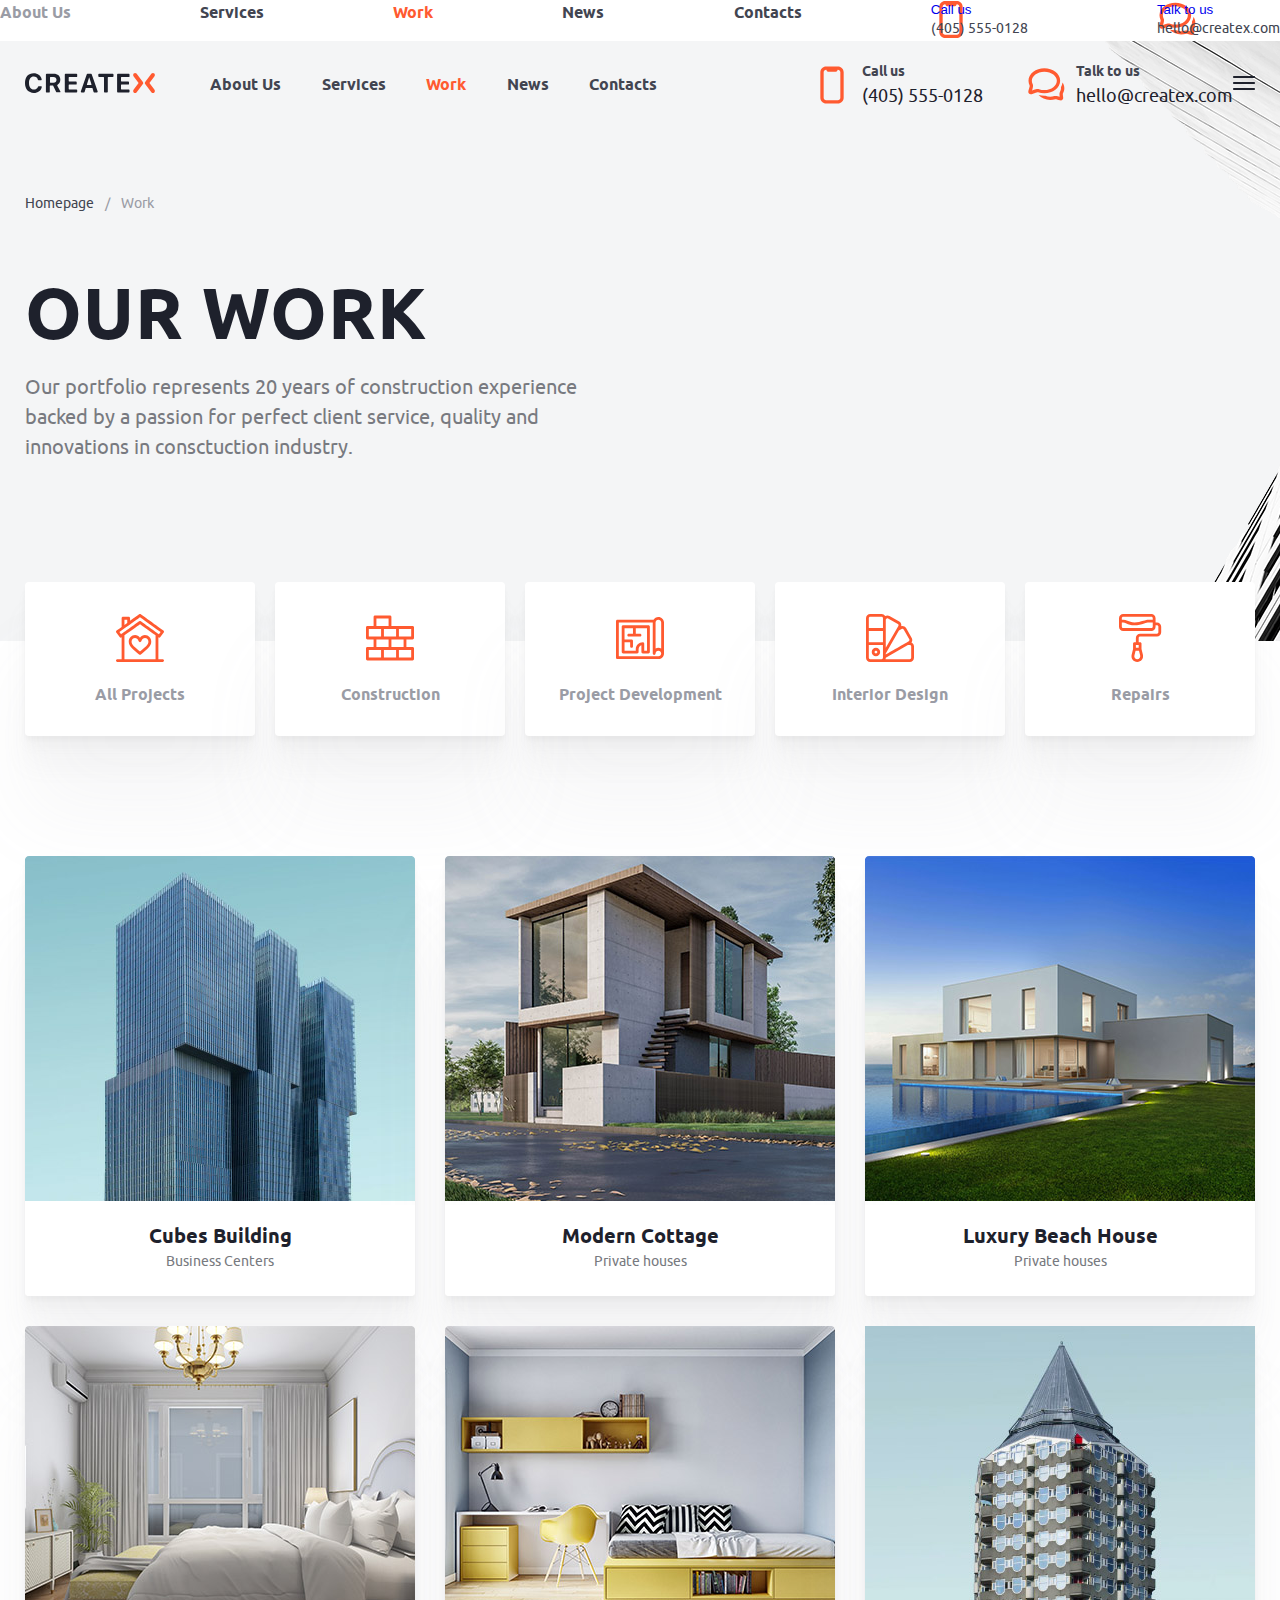
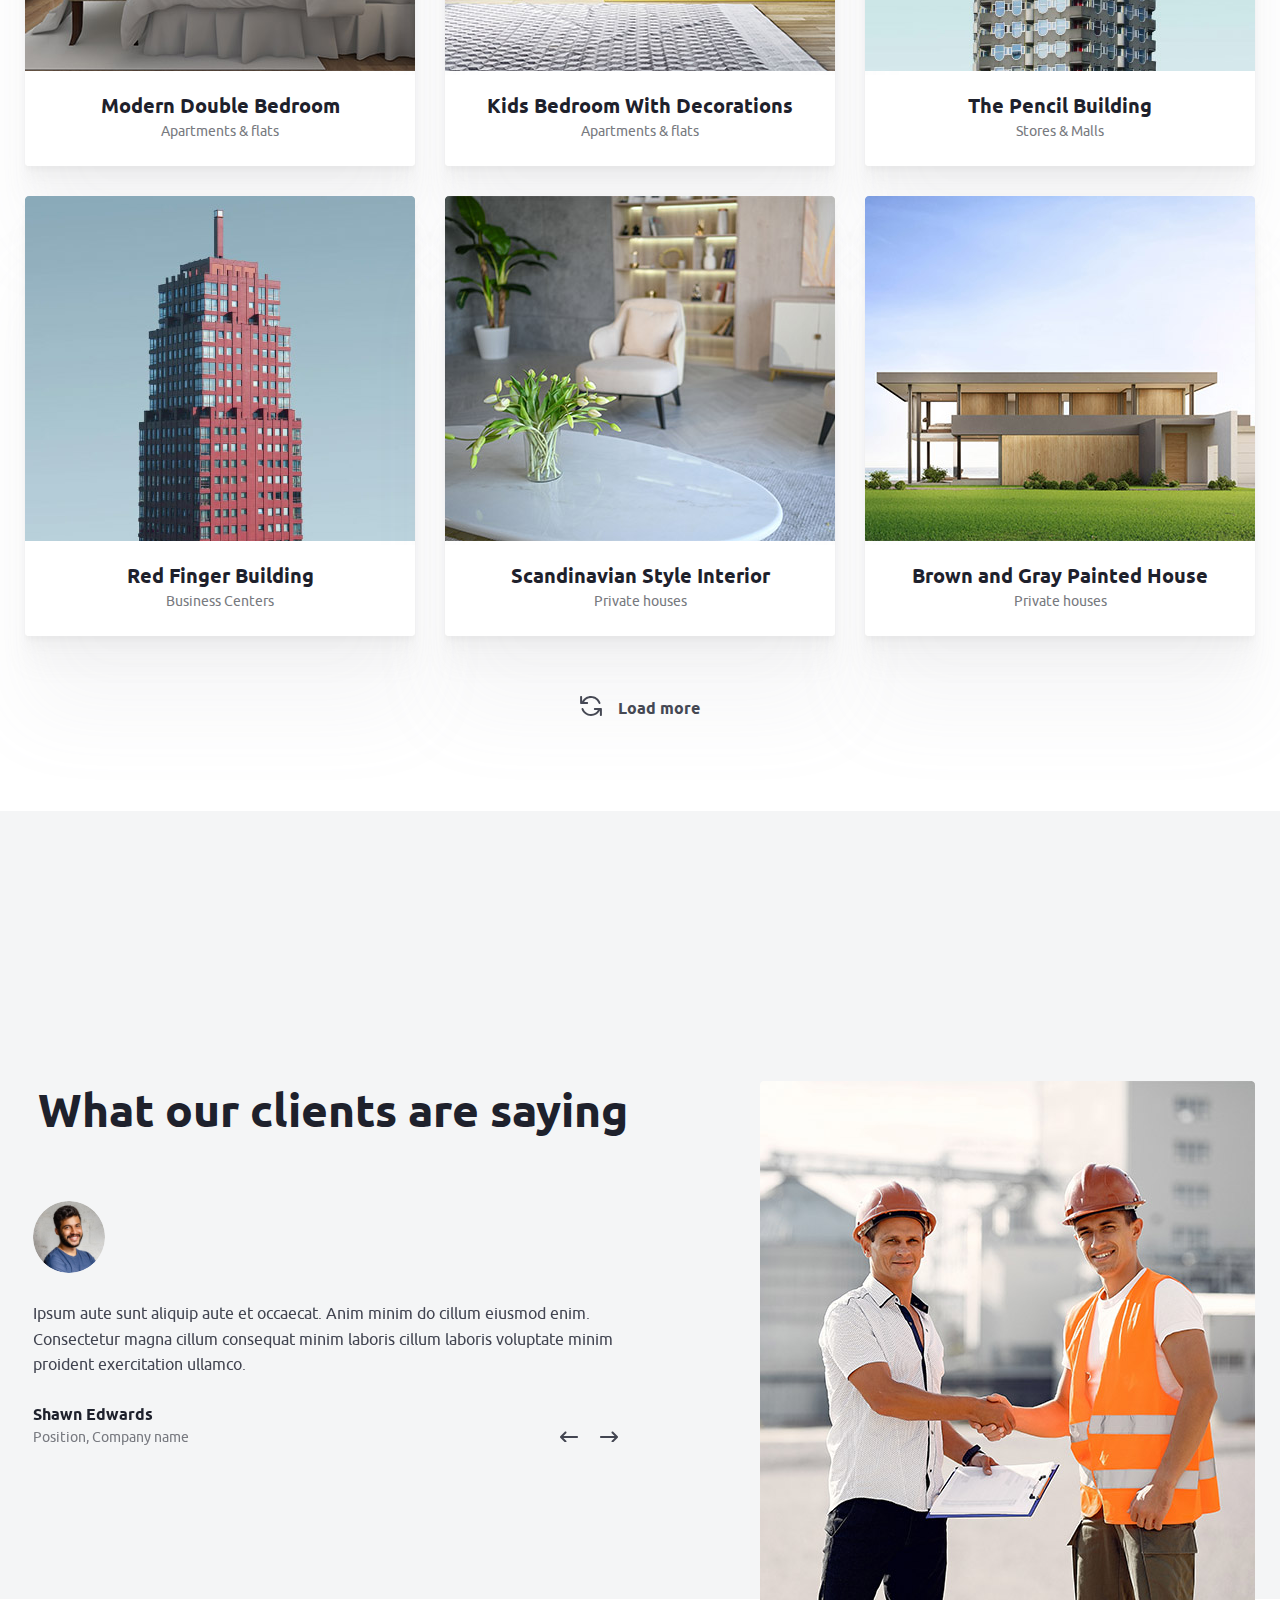
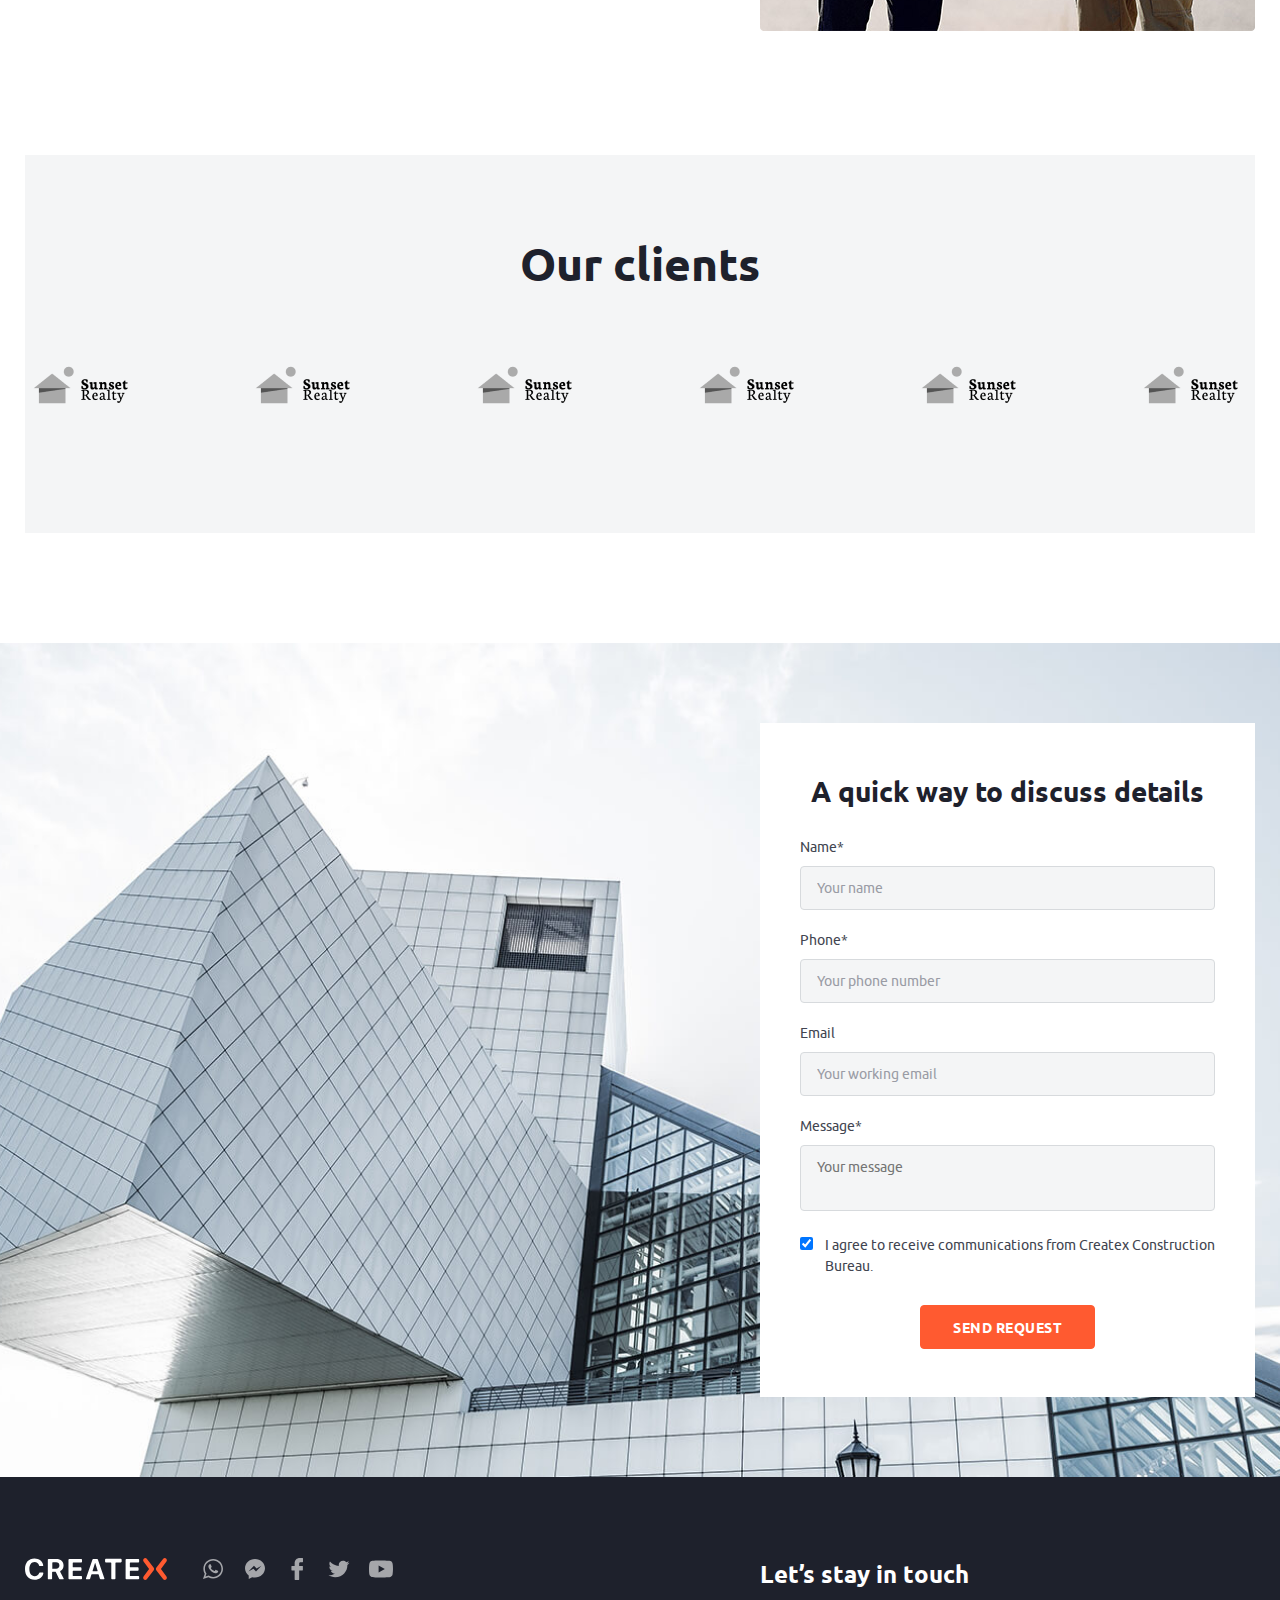
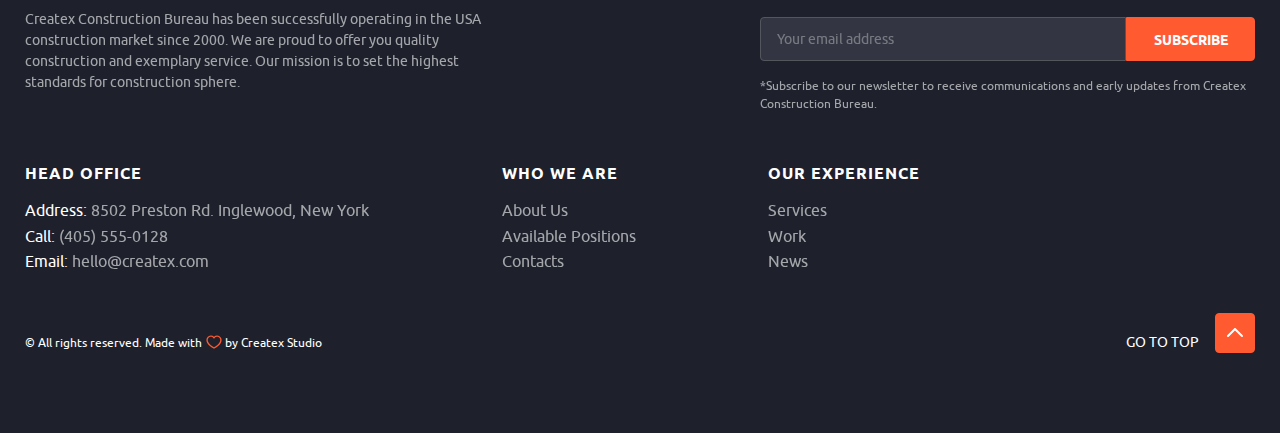
<file: Work/Work.html>
<!DOCTYPE html>
<html lang="en">
<head>
    <meta charset="UTF-8">
    <meta name="viewport" content="width=device-width, initial-scale=1.0">
    <title>CREATEX</title>
    <link rel="stylesheet" href="../css/styles.css">
    <link rel="stylesheet" href="https://cdn.jsdelivr.net/npm/swiper@11/swiper-bundle.min.css"/>
    <link rel="stylesheet" href="./Work.css">
    <script defer src="https://cdn.jsdelivr.net/npm/swiper@11/swiper-bundle.min.js"></script>
    <script defer src="./WorkSwiper.js"></script>
    <script defer src="../main.js"></script>
</head>
<body>
    <header>
        <div class="burger" id="burger">
            <div class="burger__menu">
                <ul class="header__list header__list_burger">
                    <li class="header__item"><a href="/">About Us</a></li>
                    <li class="header__item"><a href="../Service/index.html">Services</a></li>
                    <li class="header__item header__item_work"><a href="/">Work</a></li>
                    <li class="header__item"><a href="/">News</a></li>
                    <li class="header__item"><a href="/">Contacts</a></li>
                    <li>
                        <a class="header__number header__number_burger" href="tel:(405) 555-0128">
                            <small>Call us</small>
                            <span>(405) 555-0128</span>
                        </a>
                    </li>
                    <li>
                        <a class="header__email header__email_burger" href="mailto:hello@createx.com">
                            <small>Talk to us</small>
                            <span>hello@createx.com</span>
                        </a>
                    </li>
                </ul>
            </div>
        </div>
        <div class="container">
            <div class="header" id="header">
                <a class="logo" href="../index.html">
                    <svg width="130" height="22" viewBox="0 0 130 22" fill="none" xmlns="http://www.w3.org/2000/svg">
                        <g clip-path="url(#clip0_102992_2121)">
                        <path d="M0 11.0998C0 4.9998 3.3 1.2998 8.7 1.2998C12.8 1.2998 16.1 3.7998 16.7 7.4998C16.8 7.8998 16.5 8.1998 16.1 8.1998H13.5C13.2 8.1998 13 7.9998 12.9 7.6998C12.4 5.7998 10.8 4.5998 8.7 4.5998C5.8 4.5998 4 7.0998 4 11.0998C4 15.0998 5.8 17.5998 8.8 17.5998C10.9 17.5998 12.4 16.4998 13 14.6998C13.1 14.3998 13.3 14.1998 13.6 14.1998H16.2C16.6 14.1998 16.9 14.5998 16.8 14.8998C16.2 18.4998 13 20.8998 8.8 20.8998C3.3 20.8998 0 17.0998 0 11.0998Z" fill="#1E212C"/>
                        <path d="M24.2997 20.4001H21.3997C21.0997 20.4001 20.8997 20.2001 20.8997 19.9001V2.60006C20.8997 2.20006 21.2997 1.80006 21.6997 1.80006H28.6997C32.7997 1.80006 35.2997 4.10006 35.2997 7.70006C35.2997 9.80006 34.2997 11.7001 32.5997 12.7001C32.1997 12.9001 32.0997 13.4001 32.2997 13.7001L35.3997 19.6001C35.5997 19.9001 35.2997 20.3001 34.9997 20.3001H31.6997C31.4997 20.3001 31.2997 20.2001 31.1997 20.0001L28.2997 14.0001C28.1997 13.7001 27.8997 13.6001 27.5997 13.6001H25.2997C24.9997 13.6001 24.7997 13.8001 24.7997 14.1001V20.0001C24.8997 20.2001 24.5997 20.4001 24.2997 20.4001ZM24.8997 10.2001C24.8997 10.5001 25.0997 10.7001 25.3997 10.7001H28.3997C30.3997 10.7001 31.4997 9.60006 31.4997 7.80006C31.4997 6.00006 30.2997 4.90006 28.3997 4.90006H25.4997C25.1997 4.90006 24.9997 5.10006 24.9997 5.40006V10.2001H24.8997Z" fill="#1E212C"/>
                        <path d="M51.4998 20.4001H40.4998C40.0998 20.4001 39.7998 20.1001 39.7998 19.7001V2.50006C39.7998 2.10006 40.0998 1.80006 40.4998 1.80006H51.4998C51.8998 1.80006 52.1998 2.10006 52.1998 2.50006V4.40006C52.1998 4.80006 51.8998 5.10006 51.4998 5.10006H44.1998C43.8998 5.10006 43.6998 5.30006 43.6998 5.60006V9.00006C43.6998 9.30006 43.8998 9.50006 44.1998 9.50006H50.9998C51.3998 9.50006 51.6998 9.80006 51.6998 10.2001V11.9001C51.6998 12.3001 51.3998 12.6001 50.9998 12.6001H44.1998C43.8998 12.6001 43.6998 12.8001 43.6998 13.1001V16.9001C43.6998 17.2001 43.8998 17.4001 44.1998 17.4001H51.4998C51.8998 17.4001 52.1998 17.7001 52.1998 18.1001V20.0001C52.1998 20.1001 51.8998 20.4001 51.4998 20.4001Z" fill="#1E212C"/>
                        <path d="M66.9999 15.9001H61.2999C60.9999 15.9001 60.7999 16.1001 60.6999 16.3001L59.5999 20.0001C59.4999 20.3001 59.2999 20.4001 58.9999 20.4001H56.3999C55.9999 20.4001 55.6999 20.0001 55.7999 19.6001L61.7999 2.20006C61.8999 2.00006 62.0999 1.80006 62.3999 1.80006H66.0999C66.3999 1.80006 66.5999 2.00006 66.6999 2.20006L72.6999 19.6001C72.7999 20.0001 72.4999 20.4001 72.0999 20.4001H69.1999C68.8999 20.4001 68.6999 20.2001 68.5999 20.0001L67.4999 16.3001C67.4999 16.1001 67.1999 15.9001 66.9999 15.9001ZM62.0999 13.0001H66.1999C66.3999 13.0001 66.4999 12.8001 66.4999 12.6001L64.2999 5.60006H64.0999L61.8999 12.6001C61.7999 12.8001 61.8999 13.0001 62.0999 13.0001Z" fill="#1E212C"/>
                        <path d="M79.0001 19.7005V5.50045C79.0001 5.20045 78.8001 5.00045 78.5001 5.00045H74.1001C73.7001 5.00045 73.3001 4.70045 73.3001 4.20045V2.50045C73.3001 2.10045 73.6001 1.70045 74.1001 1.70045H87.7001C88.1001 1.70045 88.5001 2.00045 88.5001 2.50045V4.20045C88.5001 4.60045 88.2001 5.00045 87.7001 5.00045H83.3001C83.0001 5.00045 82.8001 5.20045 82.8001 5.50045V19.8004C82.8001 20.2004 82.5001 20.5005 82.1001 20.5005H79.6001C79.3001 20.4004 79.0001 20.1005 79.0001 19.7005Z" fill="#1E212C"/>
                        <path d="M103.8 20.4001H92.7999C92.3999 20.4001 92.0999 20.1001 92.0999 19.7001V2.50006C92.0999 2.10006 92.3999 1.80006 92.7999 1.80006H103.8C104.2 1.80006 104.5 2.10006 104.5 2.50006V4.40006C104.5 4.80006 104.2 5.10006 103.8 5.10006H96.4999C96.1999 5.10006 95.9999 5.30006 95.9999 5.60006V9.00006C95.9999 9.30006 96.1999 9.50006 96.4999 9.50006H103.3C103.7 9.50006 104 9.80006 104 10.2001V11.9001C104 12.3001 103.7 12.6001 103.3 12.6001H96.4999C96.1999 12.6001 95.9999 12.8001 95.9999 13.1001V16.9001C95.9999 17.2001 96.1999 17.4001 96.4999 17.4001H103.8C104.2 17.4001 104.5 17.7001 104.5 18.1001V20.0001C104.5 20.1001 104.2 20.4001 103.8 20.4001Z" fill="#1E212C"/>
                        <path d="M117.7 9.7L111.5 1.6C111.1 1.2 110.6 1 110.1 1C109.6 1 109.1 1.2 108.7 1.6C108 2.4 108 3.6 108.7 4.4L113.6 11L108.7 17.6C108 18.4 108 19.6 108.7 20.4C109.1 20.8 109.6 21 110.1 21C110.6 21 111.1 20.8 111.5 20.4L117.7 12.3C118.4 11.7 118.4 10.5 117.7 9.7Z" fill="#FF5A30"/>
                        <path d="M120.343 9.7L126.543 1.6C126.943 1.2 127.443 1 127.943 1C128.443 1 128.943 1.2 129.343 1.6C130.043 2.4 130.043 3.6 129.343 4.4L124.443 11L129.343 17.6C130.043 18.4 130.043 19.6 129.343 20.4C128.943 20.8 128.443 21 127.943 21C127.443 21 126.943 20.8 126.543 20.4L120.343 12.3C119.643 11.7 119.643 10.5 120.343 9.7Z" fill="#FF5A30"/>
                        </g>
                        <defs>
                        <clipPath id="clip0_102992_2121">
                        <rect width="130" height="22" fill="white"/>
                        </clipPath>
                        </defs>
                    </svg>
                </a>
                <nav class="header__nav">
                    <ul class="header__list">
                        <li class="header__item"><a href="/">About Us</a></li>
                        <li class="header__item"><a href="../Service/index.html">Services</a></li>
                        <li class="header__item header__item_work"><a href="/">Work</a></li>
                        <li class="header__item"><a href="/">News</a></li>
                        <li class="header__item"><a href="/">Contacts</a></li>
                    </ul>
                </nav>
                <div class="header__contact">
                    <a class="header__number" href="tel:(405) 555-0128">
                        <small>Call us</small>
                        <span>(405) 555-0128</span>
                    </a>
                    <a class="header__email" href="mailto:hello@createx.com">
                        <small>Talk to us</small>
                        <span>hello@createx.com</span>
                    </a>
                </div>

                <div class="header__burger-btn" id="burgerBtn">
                    <svg width="22" height="14" viewBox="0 0 22 14" fill="none" xmlns="http://www.w3.org/2000/svg">
                        <path fill-rule="evenodd" clip-rule="evenodd" d="M0 7C0 6.44772 0.447715 6 1 6H21C21.5523 6 22 6.44772 22 7C22 7.55228 21.5523 8 21 8H1C0.447715 8 0 7.55228 0 7Z" fill="#1E212C"/>
                        <path fill-rule="evenodd" clip-rule="evenodd" d="M0 13C0 12.4477 0.447715 12 1 12H21C21.5523 12 22 12.4477 22 13C22 13.5523 21.5523 14 21 14H1C0.447715 14 0 13.5523 0 13Z" fill="#1E212C"/>
                        <path fill-rule="evenodd" clip-rule="evenodd" d="M0 1C0 0.447715 0.447715 0 1 0H21C21.5523 0 22 0.447715 22 1C22 1.55228 21.5523 2 21 2H1C0.447715 2 0 1.55228 0 1Z" fill="#1E212C"/>
                    </svg>                        
                </div>
            </div>
        </div>
    </header>
    <main>
        <section class="hero">
            <div class="container">
                <ol class="breadcrumbs">
                    <li>
                        <a class="breadcrumbs__link breadcrumbs__link_home" href="../index.html">Homepage</a>
                    </li>
                    <li>
                        <a class="breadcrumbs__link breadcrumbs__link_active" href="./Work.html">Work</a>
                    </li>
                </ol>

                <h1>OUR WORK</h1>

                <p class="hero__description">
                    Our portfolio represents 20 years of construction experience backed by a passion for perfect client service, quality and innovations in consctuction industry.
                </p>
                
                <ul class="hero__cards">
                    <li class="hero__card">
                        <a>
                            <svg width="48" height="48" viewBox="0 0 48 48" fill="none" xmlns="http://www.w3.org/2000/svg">
                                <g clip-path="url(#clip0_1432_6093)">
                                    <path d="M28.9219 21.0938C26.9645 21.0938 25.2653 21.9855 24 23.6748C22.7344 21.9855 21.0352 21.0938 19.0781 21.0938C15.423 21.0938 12.75 24.0978 12.75 27.7841C12.75 32.5499 17.369 35.5437 23.0848 40.4425C23.3481 40.6681 23.6741 40.7813 24 40.7809C24.3259 40.7809 24.6519 40.6681 24.9152 40.4425C30.6379 35.5375 35.25 32.5481 35.25 27.7841C35.25 24.1007 32.5796 21.0938 28.9219 21.0938ZM24 37.5286C18.85 33.178 15.5625 30.832 15.5625 27.7841C15.5625 25.5732 17.0739 23.9063 19.0781 23.9063C21.6844 23.9063 22.6069 26.9652 22.6472 27.1036C22.8193 27.7075 23.3712 28.125 24 28.125C24.6306 28.125 25.184 27.705 25.3539 27.0978C25.363 27.0659 26.2782 23.9063 28.9219 23.9063C30.9258 23.9063 32.4375 25.5732 32.4375 27.7841C32.4375 30.8346 29.1456 33.1816 24 37.5286Z" fill="#FF5A30"/>
                                    <path d="M46.5934 45.188H42.3746V23.3447C42.3827 23.3505 42.3907 23.356 42.3988 23.3619C43.0203 23.8075 43.8842 23.6746 44.343 23.063L47.7188 18.5641C47.9451 18.262 48.0406 17.8819 47.9843 17.5087C47.9275 17.1355 47.7231 16.8008 47.417 16.58C47.1921 16.4178 24.9437 0.354281 24.8298 0.271883C24.3369 -0.0884687 23.6678 -0.0892012 23.1742 0.268953C23.1064 0.318026 18.8573 3.38578 14.0625 6.84794V4.21964C14.0625 3.44291 13.433 2.81339 12.6562 2.81339H7.03125C6.25452 2.81339 5.625 3.44291 5.625 4.21964V12.9399C2.74146 15.0218 0.651123 16.5309 0.583008 16.58C0.277222 16.8008 0.072876 17.1355 0.0161133 17.5087C-0.0406494 17.8819 0.0549317 18.2624 0.281616 18.5641L3.65698 23.063C4.11584 23.6746 4.97974 23.8075 5.6012 23.3619C5.60925 23.356 5.61694 23.3505 5.625 23.3447V45.1884H1.40625C0.629517 45.1884 0 45.8179 0 46.5947C0 47.371 0.629517 48.0009 1.40625 48.0009H46.5934C47.3701 48.0009 47.9996 47.371 47.9996 46.5947C47.9996 45.8179 47.3701 45.188 46.5934 45.188ZM8.4375 5.62589H11.25V8.87858C10.2975 9.56632 9.35083 10.2497 8.4375 10.9089V5.62589ZM5.08081 20.2743L3.39075 18.0218C17.5712 7.78361 22.3722 4.31705 24 3.14151C26.2672 4.77884 33.1714 9.76371 44.6093 18.0218L42.9196 20.2743C42.7793 20.174 24.98 7.4108 24.8225 7.29764C24.3311 6.94315 23.6678 6.94388 23.1771 7.29801C22.8582 7.52726 5.48254 19.9861 5.08081 20.2743ZM8.4375 21.3279C18.7676 13.9209 22.5864 11.1828 24 10.1687C25.9102 11.5387 31.1199 15.2745 39.5625 21.3279V45.1884H8.4375V21.3279Z" fill="#FF5A30"/>
                                </g>
                                <defs>
                                    <clipPath id="clip0_1432_6093">
                                        <rect width="48" height="48" fill="white"/>
                                    </clipPath>
                                </defs>
                            </svg>                                
                            <span>All Projects</span>
                        </a>
                    </li>
                    <li class="hero__card">
                        <a>
                            <svg width="48" height="48" viewBox="0 0 48 48" fill="none" xmlns="http://www.w3.org/2000/svg">
                                <path
                                    d="M46.5938 25.4062C47.3704 25.4062 48 24.7766 48 24V13.5C48 12.7234 47.3704 12.0938 46.5938 12.0938C45.6135 12.0938 26.4628 12.0938 25.4062 12.0938V3C25.4062 2.22337 24.7766 1.59375 24 1.59375H9C8.22338 1.59375 7.59375 2.22337 7.59375 3V12.0938H1.40625C0.629625 12.0938 0 12.7234 0 13.5V24C0 24.7766 0.629625 25.4062 1.40625 25.4062H7.59375V33.0938H1.40625C0.629625 33.0938 0 33.7234 0 34.5V45C0 45.7766 0.629625 46.4062 1.40625 46.4062H46.5938C47.3704 46.4062 48 45.7766 48 45V34.5C48 33.7234 47.3704 33.0938 46.5938 33.0938H40.4062V25.4062H46.5938ZM45.1875 22.5938C43.683 22.5938 34.3936 22.5938 32.9062 22.5938V14.9062H45.1875V22.5938ZM30.0938 22.5938C28.6208 22.5938 19.3889 22.5938 17.9062 22.5938V14.9062H30.0938V22.5938ZM10.4062 4.40625H22.5938V12.0938C21.1208 12.0938 11.8889 12.0938 10.4062 12.0938V4.40625ZM2.8125 22.5938V14.9062H15.0938V22.5938C13.6058 22.5938 4.31672 22.5938 2.8125 22.5938ZM10.4062 25.4062H22.5938V33.0938C21.1208 33.0938 11.8889 33.0938 10.4062 33.0938V25.4062ZM2.8125 35.9062H15.0938V43.5938H2.8125V35.9062ZM17.9062 35.9062H30.0938V43.5938H17.9062V35.9062ZM45.1875 35.9062V43.5938H32.9062V35.9062H45.1875ZM37.5938 33.0938C36.1208 33.0938 26.8889 33.0938 25.4062 33.0938V25.4062H37.5938V33.0938Z"
                                    fill="#FF5A30" />
                            </svg>
                            <span>Construction</span>
                        </a>
                    </li>
                    <li class="hero__card">
                        <a>
                            <svg width="48" height="48" viewBox="0 0 48 48" fill="none" xmlns="http://www.w3.org/2000/svg">
                                <path
                                    d="M42.375 2.90625C40.2971 2.90625 38.4788 4.03866 37.5049 5.71875H1.40625C0.629625 5.71875 0 6.34837 0 7.125V43.6875C0 44.4641 0.629625 45.0938 1.40625 45.0938H42.375C45.4766 45.0938 48 42.5704 48 39.4688V8.53125C48 5.42963 45.4766 2.90625 42.375 2.90625ZM42.375 42.2812C41.8249 42.2812 3.32409 42.2812 2.8125 42.2812V8.53125H36.75V39.4688C36.75 40.2454 37.3796 40.875 38.1562 40.875C38.9329 40.875 39.5625 40.2454 39.5625 39.4688C39.5625 37.9179 40.8242 36.6562 42.375 36.6562C43.9258 36.6562 45.1875 37.9179 45.1875 39.4688C45.1875 41.0196 43.9258 42.2812 42.375 42.2812ZM45.1875 34.5986C44.3597 34.1187 43.3988 33.8438 42.375 33.8438C41.3512 33.8438 40.3903 34.1187 39.5625 34.5986V8.53125C39.5625 6.98044 40.8242 5.71875 42.375 5.71875C43.9258 5.71875 45.1875 6.98044 45.1875 8.53125V34.5986Z"
                                    fill="#FF5A30" />
                                <path
                                    d="M32.4375 11.3438H7.125C6.34837 11.3438 5.71875 11.9734 5.71875 12.75V38.0625C5.71875 38.8391 6.34837 39.4688 7.125 39.4688H21.1875C21.5605 39.4688 21.9181 39.3205 22.1818 39.0568C22.4456 38.7931 22.5938 38.4354 22.5938 38.0625V35.25C22.5938 33.4166 23.7693 31.8526 25.4062 31.2722V38.0625C25.4062 38.8391 26.0359 39.4688 26.8125 39.4688H32.4375C33.2141 39.4688 33.8438 38.8391 33.8438 38.0625V12.75C33.8438 11.9734 33.2141 11.3438 32.4375 11.3438ZM31.0312 36.6562H28.2188V29.625C28.2188 28.8484 27.5891 28.2188 26.8125 28.2188C22.9355 28.2188 19.7812 31.373 19.7812 35.25V36.6562H8.53125V28.2188H14.1562V32.4375C14.1562 33.2141 14.7859 33.8438 15.5625 33.8438C16.3391 33.8438 16.9688 33.2141 16.9688 32.4375V26.8125C16.9688 26.0359 16.3391 25.4062 15.5625 25.4062H8.53125V14.1562H16.9688V19.7812H12.75C11.9734 19.7812 11.3438 20.4109 11.3438 21.1875C11.3438 21.9641 11.9734 22.5938 12.75 22.5938H18.375H24C24.7766 22.5938 25.4062 21.9641 25.4062 21.1875C25.4062 20.4109 24.7766 19.7812 24 19.7812H19.7812V14.1562H31.0312V36.6562Z"
                                    fill="#FF5A30" />
                            </svg>
                            <span>Project Development</span>
                        </a>
                    </li>
                    <li class="hero__card">
                        <a>
                            <svg width="48" height="48" viewBox="0 0 48 48" fill="none" xmlns="http://www.w3.org/2000/svg">
                                <g clip-path="url(#clip0_1270_3714)">
                                    <path
                                        d="M9.9375 33.8438C7.61128 33.8438 5.71875 35.7363 5.71875 38.0625C5.71875 40.3887 7.61128 42.2812 9.9375 42.2812C12.2637 42.2812 14.1562 40.3887 14.1562 38.0625C14.1562 35.7363 12.2637 33.8438 9.9375 33.8438ZM9.9375 39.4688C9.16209 39.4688 8.53125 38.8379 8.53125 38.0625C8.53125 37.2871 9.16209 36.6562 9.9375 36.6562C10.7129 36.6562 11.3438 37.2871 11.3438 38.0625C11.3438 38.8379 10.7129 39.4688 9.9375 39.4688Z"
                                        fill="#FF5A30" />
                                    <path
                                        d="M45.4619 28.569C46.4212 27.2708 46.598 25.4603 45.7256 23.9496L40.1035 14.118C39.131 12.4335 37.0801 11.6648 35.2507 12.1538C35.6402 10.4029 34.8759 8.52441 33.2423 7.58119L23.5 1.95656C22.1087 1.15313 20.4451 1.23544 19.1657 2.02678C18.4242 0.812437 17.0865 0 15.5625 0H4.21875C1.89253 0 0 1.89253 0 4.21875C0 5.19422 0 42.6583 0 43.7812C0 46.1075 1.89253 48 4.21875 48C5.31122 48 38.4345 48 43.7812 48C46.1075 48 48 46.1075 48 43.7812V32.4375C48 30.7085 46.954 29.2197 45.4619 28.569ZM16.9688 43.7812C16.9688 44.5567 16.3379 45.1875 15.5625 45.1875H4.21875C3.44334 45.1875 2.8125 44.5567 2.8125 43.7812C2.8125 43.1388 2.8125 31.6483 2.8125 31.0312H16.9688V43.7812ZM16.9688 28.2188H2.8125V16.875H16.9688V28.2188ZM16.9688 14.0625H2.8125V4.21875C2.8125 3.44334 3.44334 2.8125 4.21875 2.8125H15.5625C16.3379 2.8125 16.9688 3.44334 16.9688 4.21875V14.0625ZM19.7812 5.5845L20.1723 4.90716C20.5602 4.23544 21.4222 4.00444 22.0938 4.39228L31.836 10.0169C32.5077 10.4047 32.7386 11.2667 32.3498 11.9403L30.7249 14.7647C30.6842 14.8248 30.6476 14.8872 30.6169 14.9524L19.7812 33.787V5.5845ZM19.7812 39.427L32.9271 16.5767L35.6452 15.0074C36.3342 14.6096 37.2793 14.8512 37.665 15.5192L43.2871 25.3507C43.676 26.0242 43.4492 26.8877 42.7688 27.2805C41.7645 27.8618 20.7702 40.0161 19.7812 40.5886V39.427ZM45.1875 43.7812C45.1875 44.5567 44.5567 45.1875 43.7812 45.1875H19.5394C19.6893 44.7647 19.7734 44.3113 19.7798 43.8393L41.9034 31.0312H43.7812C44.5567 31.0312 45.1875 31.6621 45.1875 32.4375V43.7812Z"
                                        fill="#FF5A30" />
                                </g>
                                <defs>
                                    <clipPath id="clip0_1270_3714">
                                        <rect width="48" height="48" fill="white" />
                                    </clipPath>
                                </defs>
                            </svg>
                            <span>Interior Design</span>
                        </a>
                    </li>
                    <li class="hero__card">
                        <a>
                            <svg width="48" height="48" viewBox="0 0 48 48" fill="none" xmlns="http://www.w3.org/2000/svg">
                                <path d="M39.5625 4.21875C39.5625 1.89258 37.6699 0 35.3438 0H7.21875C4.89258 0 3 1.89258 3 4.21875V12.6562C3 14.9824 4.89258 16.875 7.21875 16.875H35.3438C37.6699 16.875 39.5625 14.9824 39.5625 12.6562V11.25H40.9688C41.744 11.25 42.375 11.881 42.375 12.6562V18.2812C42.375 19.0565 41.744 19.6875 40.9688 19.6875H24.0938C21.7676 19.6875 19.875 21.5801 19.875 23.9062V28.125H18.4688C17.692 28.125 17.0625 28.7545 17.0625 29.5312V35.0797L15.6562 40.7955C14.7418 44.4529 17.5052 48 21.2812 48C25.0591 48 27.8196 44.4492 26.9077 40.8007L25.5 35.0797V29.5312C25.5 28.7545 24.8705 28.125 24.0938 28.125H22.6875V23.9062C22.6875 23.131 23.3185 22.5 24.0938 22.5H40.9688C43.2949 22.5 45.1875 20.6074 45.1875 18.2812V12.6562C45.1875 10.3301 43.2949 8.4375 40.9688 8.4375H39.5625V4.21875ZM22.6875 30.9375V33.8438H19.875V30.9375H22.6875ZM21.2812 45.1875C19.344 45.1875 17.9117 43.3693 18.386 41.4727L19.571 36.6562H22.9915L24.1776 41.4778C24.6486 43.3612 23.2255 45.1875 21.2812 45.1875ZM7.21875 2.8125H35.3438C36.119 2.8125 36.75 3.44348 36.75 4.21875V5.625H32.5312C31.1646 5.625 29.417 6.13696 27.3933 6.72949C24.6599 7.53003 21.5621 8.4375 18.4688 8.4375C15.4534 8.4375 13.3275 7.55676 11.4518 6.78003C10.0177 6.18604 8.66345 5.625 7.21875 5.625H5.8125V4.21875C5.8125 3.44348 6.44348 2.8125 7.21875 2.8125ZM36.75 12.6562C36.75 13.4315 36.119 14.0625 35.3438 14.0625H7.21875C6.44348 14.0625 5.8125 13.4315 5.8125 12.6562V8.4375H7.21875C8.10388 8.4375 9.10657 8.85278 10.3755 9.3783C12.3885 10.2122 14.8938 11.25 18.4688 11.25C21.9657 11.25 25.4132 10.24 28.184 9.42883C29.9242 8.91907 31.5681 8.4375 32.5312 8.4375H36.75V12.6562Z" fill="#FF5A30"/>
                            </svg>
                            <span>Repairs</span>
                        </a>
                    </li>
                </ul>
                <ul class="works">
                    <li class="works__case">                     
                        <img class="works__image" src="../images/Work/card_1.png" alt="Cubes Building">
                        <div class="works__text">
                            <h3 class="works__title">Cubes Building</h3>
                            <span class="works__desc">Business Centers</span>
                        </div>
                        <a class="case__btn" href="../Work/Project1/Project1.html">VIEW PROJECT</a>                       
                    </li>
                    
                    <li class="works__case">                     
                        <img class="works__image" src="../images/Work/card_2.png" alt="Modern Cottage">
                        <div class="works__text">
                            <h3 class="works__title">Modern Cottage</h3>
                            <span class="works__desc">Private houses</span>
                        </div>
                        <a class="case__btn" href="../Work/Work.html">VIEW PROJECT</a>                       
                    </li>
                    
                    <li class="works__case">                     
                        <img class="works__image" src="../images/Work/card_3.png" alt="Luxury Beach House">
                        <div class="works__text">
                            <h3 class="works__title">Luxury Beach House</h3>
                            <span class="works__desc">Private houses</span>
                        </div>
                        <a class="case__btn" href="../Work/Work.html">VIEW PROJECT</a>                       
                    </li>
                    
                    <li class="works__case">                     
                        <img class="works__image" src="../images/Work/card_4.png" alt="Modern Double Bedroomg">
                        <div class="works__text">
                            <h3 class="works__title">Modern Double Bedroom</h3>
                            <span class="works__desc">Apartments & flats</span>
                        </div>
                        <a class="case__btn" href="../Work/Work.html">VIEW PROJECT</a>                       
                    </li>
                    
                    <li class="works__case">                     
                        <img class="works__image" src="../images/Work/card_5.png" alt="Kids Bedroom With Decorations">
                        <div class="works__text">
                            <h3 class="works__title">Kids Bedroom With Decorations</h3>
                            <span class="works__desc">Apartments & flats</span>
                        </div>
                        <a class="case__btn" href="../Work/Work.html">VIEW PROJECT</a>                       
                    </li>
                    
                    <li class="works__case">                     
                        <img class="works__image" src="../images/Work/card_6.png" alt="The Pencil Building">
                        <div class="works__text">
                            <h3 class="works__title">The Pencil Building</h3>
                            <span class="works__desc">Stores & Malls</span>
                        </div>
                        <a class="case__btn" href="../Work/Work.html">VIEW PROJECT</a>                       
                    </li>
                    
                    <li class="works__case">                     
                        <img class="works__image" src="../images/Work/card_7.png" alt="Red Finger Building">
                        <div class="works__text">
                            <h3 class="works__title">Red Finger Building</h3>
                            <span class="works__desc">Business Centers</span>
                        </div>
                        <a class="case__btn" href="../Work/Work.html">VIEW PROJECT</a>                       
                    </li>
                    
                    <li class="works__case">                     
                        <img class="works__image" src="../images/Work/card_8.png" alt="Scandinavian Style Interior">
                        <div class="works__text">
                            <h3 class="works__title">Scandinavian Style Interior</h3>
                            <span class="works__desc">Private houses</span>
                        </div>
                        <a class="case__btn" href="../Work/Work.html">VIEW PROJECT</a>                       
                    </li>
                    
                    <li class="works__case">                     
                        <img class="works__image" src="../images/Work/card_9.png" alt="Brown and Gray Painted House">
                        <div class="works__text">
                            <h3 class="works__title">Brown and Gray Painted House</h3>
                            <span class="works__desc">Private houses</span>
                        </div>
                        <a class="case__btn" href="../Work/Work.html">VIEW PROJECT</a>                       
                    </li>
                </ul>
                <button class="load-btn">
                    <svg width="22" height="20" viewBox="0 0 22 20" fill="none" xmlns="http://www.w3.org/2000/svg">
                        <path fill-rule="evenodd" clip-rule="evenodd" d="M1.09961 0C1.65189 0 2.09961 0.447715 2.09961 1V5.43632C3.75764 2.20928 7.11959 0 10.9996 0C15.3552 0 19.058 2.78413 20.4303 6.66675C20.6144 7.18747 20.3414 7.75879 19.8207 7.94284C19.3 8.12689 18.7287 7.85396 18.5446 7.33325C17.4459 4.22472 14.4813 2 10.9996 2C8.03957 2 5.45326 3.60799 4.06955 6H7.09957C7.65186 6 8.09957 6.44772 8.09957 7C8.09957 7.55228 7.65186 8 7.09957 8H1.09961C0.547325 8 0.0996094 7.55228 0.0996094 7V1C0.0996094 0.447715 0.547325 0 1.09961 0Z" fill="#424551"/>
                        <path fill-rule="evenodd" clip-rule="evenodd" d="M2.17664 12.0572C2.69736 11.8731 3.26868 12.146 3.45273 12.6668C4.55144 15.7753 7.51608 18 10.9978 18C13.9578 18 16.5441 16.392 17.9278 14H14.8978C14.3455 14 13.8978 13.5523 13.8978 13C13.8978 12.4477 14.3455 12 14.8978 12H20.8977C21.45 12 21.8977 12.4477 21.8977 13V19C21.8977 19.5523 21.45 20 20.8977 20C20.3455 20 19.8977 19.5523 19.8977 19V14.5637C18.2397 17.7907 14.8778 20 10.9978 20C6.64215 20 2.93936 17.2159 1.56705 13.3332C1.383 12.8125 1.65593 12.2412 2.17664 12.0572Z" fill="#424551"/>
                    </svg>
                    <span>Load more</span>
                </button>
            </div>
        </section>

        <section class="client">
            <div class="container">
                <div class="reviews">
                    <div class="reviews__text">
                        <h2>What our clients are saying</h2>

                        <div class="swiper">
                            <div class="swiper-wrapper">
                              <div class="swiper-slide">
                                <img src="../images/Work/swiper_avatar.png" alt="Shawn Edwards">
                                <p>Ipsum aute sunt aliquip aute et occaecat. Anim minim do cillum eiusmod enim. Consectetur magna cillum consequat minim  laboris cillum laboris voluptate minim proident exercitation ullamco. </p>
                                <strong>Shawn Edwards</strong>
                                <span>Position, Company name</span>
                              </div>
                              <div class="swiper-slide">
                                <img src="../images/Work/swiper_avatar.png" alt="Shawn Edwards">
                                <p>Ipsum aute sunt aliquip aute et occaecat. Anim minim do cillum eiusmod enim. Consectetur magna cillum consequat minim  laboris cillum laboris voluptate minim proident exercitation ullamco. </p>
                                <strong>Shawn Edwards</strong>
                                <span>Position, Company name</span>
                              </div>
                              <div class="swiper-slide">
                                <img src="../images/Work/swiper_avatar.png" alt="Shawn Edwards">
                                <p>Ipsum aute sunt aliquip aute et occaecat. Anim minim do cillum eiusmod enim. Consectetur magna cillum consequat minim  laboris cillum laboris voluptate minim proident exercitation ullamco. </p>
                                <strong>Shawn Edwards</strong>
                                <span>Position, Company name</span>
                              </div>
                            </div>
                            <div class="swiper-button-prev"></div>
                            <div class="swiper-button-next"></div>                        
                          </div>
                    </div>

                    <div class="reviews__image">
                        <img src="../images/Work/swiper_image.png" alt="our clients">
                    </div>
                </div>
                <div class="brands">
                    <h2 class="brands__title">Our clients</h2>
                    <ul class="brands__list">
                        <li class="brands__item">
                            <img src="../images/Work/our_clients.png" alt="Sunset Realty">
                        </li>
                        <li class="brands__item">
                            <img src="../images/Work/our_clients.png" alt="Sunset Realty">
                        </li>
                        <li class="brands__item">
                            <img src="../images/Work/our_clients.png" alt="Sunset Realty">
                        </li>
                        <li class="brands__item">
                            <img src="../images/Work/our_clients.png" alt="Sunset Realty">
                        </li>
                        <li class="brands__item">
                            <img src="../images/Work/our_clients.png" alt="Sunset Realty">
                        </li>
                        <li class="brands__item">
                            <img src="../images/Work/our_clients.png" alt="Sunset Realty">
                        </li>
                    </ul>
                </div>
            </div>
        </section>

        <section class="feedback">
            <div class="container">
                <form class="form" action="#">
                    <h3>A quick way to discuss details</h3>
                    <label>
                        <span>Name*</span>
                        <input class="form__name" type="text" name="name" id="name" placeholder="Your name">
                    </label>
                    <label>
                        <span>Phone*</span>
                        <input class="form__phone" type="tel" name="tel" id="tel" placeholder="Your phone number">
                    </label>
                    <label>
                        <span>Email</span>
                        <input class="form__email" type="email" name="email" id="email" placeholder="Your working email">
                    </label>
                    <label>
                        <span>Message*</span>
                        <textarea class="form__message" name="message" id="message" placeholder="Your message"></textarea>
                    </label>
                    <label class="form__checkbox">
                        <input type="checkbox" name="checkbox" id="checkbox" checked>
                        <span>I agree to receive communications from Createx Construction Bureau.</span>
                    </label>                                                                             
                    <input class="form__btn" type="submit" value="SEND REQUEST">
                </form>
            </div>
        </section>
    </main>
    <footer class="footer">
        <div class="container">
            <div class="footer__top">
                <div class="footer__contact">
                    <svg  class="footer__logo" width="142" height="24" viewBox="0 0 142 24" fill="none" xmlns="http://www.w3.org/2000/svg">
                        <g clip-path="url(#clip0_102992_1938)">
                            <path d="M0 12.1089C0 5.45433 3.60461 1.41797 9.50308 1.41797C13.9815 1.41797 17.5862 4.14524 18.2415 8.18161C18.3508 8.61797 18.0231 8.94524 17.5862 8.94524H14.7462C14.4185 8.94524 14.2 8.72706 14.0908 8.39979C13.5446 6.32706 11.7969 5.01797 9.50308 5.01797C6.33538 5.01797 4.36923 7.74524 4.36923 12.1089C4.36923 16.4725 6.33538 19.1998 9.61231 19.1998C11.9062 19.1998 13.5446 17.9998 14.2 16.0362C14.3092 15.7089 14.5277 15.4907 14.8554 15.4907H17.6954C18.1323 15.4907 18.46 15.9271 18.3508 16.2543C17.6954 20.1816 14.2 22.7998 9.61231 22.7998C3.60462 22.7998 0 18.6543 0 12.1089Z" fill="white"/>
                            <path d="M26.5428 22.2546H23.3751C23.0474 22.2546 22.8289 22.0364 22.8289 21.7092V2.83643C22.8289 2.40007 23.2659 1.9637 23.7028 1.9637H31.3489C35.8274 1.9637 38.5582 4.47279 38.5582 8.40007C38.5582 10.691 37.4659 12.7637 35.6089 13.8546C35.172 14.0728 35.0628 14.6182 35.2812 14.9455L38.6674 21.3819C38.8859 21.7092 38.5582 22.1455 38.2305 22.1455H34.6259C34.4074 22.1455 34.1889 22.0364 34.0797 21.8182L30.912 15.2728C30.8028 14.9455 30.4751 14.8364 30.1474 14.8364H27.6351C27.3074 14.8364 27.0889 15.0546 27.0889 15.3819V21.8182C27.1982 22.0364 26.8705 22.2546 26.5428 22.2546ZM27.1982 11.1273C27.1982 11.4546 27.4166 11.6728 27.7443 11.6728H31.0212C33.2059 11.6728 34.4074 10.4728 34.4074 8.50916C34.4074 6.54552 33.0966 5.34552 31.0212 5.34552H27.8535C27.5259 5.34552 27.3074 5.5637 27.3074 5.89098V11.1273H27.1982Z" fill="white"/>
                            <path d="M56.2537 22.2546H44.2383C43.8014 22.2546 43.4737 21.9273 43.4737 21.491V2.72734C43.4737 2.29098 43.8014 1.9637 44.2383 1.9637H56.2537C56.6906 1.9637 57.0183 2.29098 57.0183 2.72734V4.80007C57.0183 5.23643 56.6906 5.5637 56.2537 5.5637H48.2798C47.9521 5.5637 47.7337 5.78188 47.7337 6.10916V9.81825C47.7337 10.1455 47.9521 10.3637 48.2798 10.3637H55.7075C56.1445 10.3637 56.4721 10.691 56.4721 11.1273V12.9819C56.4721 13.4182 56.1445 13.7455 55.7075 13.7455H48.2798C47.9521 13.7455 47.7337 13.9637 47.7337 14.291V18.4364C47.7337 18.7637 47.9521 18.9819 48.2798 18.9819H56.2537C56.6906 18.9819 57.0183 19.3092 57.0183 19.7455V21.8182C57.0183 21.9273 56.6906 22.2546 56.2537 22.2546Z" fill="white"/>
                            <path d="M73.1846 17.3455H66.9584C66.6307 17.3455 66.4123 17.5637 66.303 17.7819L65.1015 21.8182C64.9923 22.1455 64.7738 22.2546 64.4461 22.2546H61.6061C61.1692 22.2546 60.8415 21.8182 60.9507 21.3819L67.5046 2.40007C67.6138 2.18189 67.8323 1.9637 68.16 1.9637H72.2015C72.5292 1.9637 72.7476 2.18189 72.8569 2.40007L79.4107 21.3819C79.5199 21.8182 79.1923 22.2546 78.7553 22.2546H75.5876C75.2599 22.2546 75.0415 22.0364 74.9323 21.8182L73.7307 17.7819C73.7307 17.5637 73.403 17.3455 73.1846 17.3455ZM67.8323 14.1819H72.3107C72.5292 14.1819 72.6384 13.9637 72.6384 13.7455L70.2353 6.10916H70.0169L67.6138 13.7455C67.5046 13.9637 67.6138 14.1819 67.8323 14.1819Z" fill="white"/>
                            <path d="M86.2925 21.4914V6.00049C86.2925 5.67322 86.074 5.45504 85.7463 5.45504H80.9402C80.5033 5.45504 80.0663 5.12777 80.0663 4.58231V2.72777C80.0663 2.2914 80.394 1.85504 80.9402 1.85504H95.7955C96.2324 1.85504 96.6694 2.18231 96.6694 2.72777V4.58231C96.6694 5.01867 96.3417 5.45504 95.7955 5.45504H90.9894C90.6617 5.45504 90.4432 5.67322 90.4432 6.00049V21.6005C90.4432 22.0369 90.1155 22.3641 89.6786 22.3641H86.9479C86.6202 22.255 86.2925 21.9278 86.2925 21.4914Z" fill="white"/>
                            <path d="M113.381 22.2546H101.366C100.929 22.2546 100.601 21.9273 100.601 21.491V2.72734C100.601 2.29098 100.929 1.9637 101.366 1.9637H113.381C113.818 1.9637 114.146 2.29098 114.146 2.72734V4.80007C114.146 5.23643 113.818 5.5637 113.381 5.5637H105.408C105.08 5.5637 104.861 5.78188 104.861 6.10916V9.81825C104.861 10.1455 105.08 10.3637 105.408 10.3637H112.835C113.272 10.3637 113.6 10.691 113.6 11.1273V12.9819C113.6 13.4182 113.272 13.7455 112.835 13.7455H105.408C105.08 13.7455 104.861 13.9637 104.861 14.291V18.4364C104.861 18.7637 105.08 18.9819 105.408 18.9819H113.381C113.818 18.9819 114.146 19.3092 114.146 19.7455V21.8182C114.146 21.9273 113.818 22.2546 113.381 22.2546Z" fill="white"/>
                            <path d="M128.564 10.5827L121.792 1.74634C121.355 1.30998 120.809 1.0918 120.263 1.0918C119.717 1.0918 119.171 1.30998 118.734 1.74634C117.969 2.61907 117.969 3.92816 118.734 4.80089L124.086 12.0009L118.734 19.2009C117.969 20.0736 117.969 21.3827 118.734 22.2554C119.171 22.6918 119.717 22.91 120.263 22.91C120.809 22.91 121.355 22.6918 121.792 22.2554L128.564 13.4191C129.329 12.7645 129.329 11.4554 128.564 10.5827Z" fill="#FF5A30"/>
                            <path d="M131.451 10.5827L138.223 1.74634C138.66 1.30998 139.207 1.0918 139.753 1.0918C140.299 1.0918 140.845 1.30998 141.282 1.74634C142.047 2.61907 142.047 3.92816 141.282 4.80089L135.93 12.0009L141.282 19.2009C142.047 20.0736 142.047 21.3827 141.282 22.2554C140.845 22.6918 140.299 22.91 139.753 22.91C139.207 22.91 138.66 22.6918 138.223 22.2554L131.451 13.4191C130.686 12.7645 130.686 11.4554 131.451 10.5827Z" fill="#FF5A30"/>
                        </g>
                        <defs>
                            <clipPath id="clip0_102992_1938">
                                <rect width="142" height="24" fill="white"/>
                            </clipPath>
                        </defs>
                    </svg>
                    <ul class="footer__links">
                        <li class="footer__link">
                            <a href="/">
                                <svg width="24" height="24" viewBox="0 0 24 24" fill="none" xmlns="http://www.w3.org/2000/svg">
                                    <g opacity="0.6">
                                        <path d="M22 11.7424C22 17.1231 17.6047 21.4849 12.1818 21.4849C10.4602 21.4849 8.84289 21.0449 7.43578 20.2727L2 22L3.77222 16.7729C2.87822 15.3049 2.36333 13.5831 2.36333 11.7424C2.36333 6.36178 6.75911 2 12.1818 2C17.6051 2 22 6.36178 22 11.7424ZM12.1818 3.55156C7.62978 3.55156 3.92711 7.226 3.92711 11.7424C3.92711 13.5347 4.51133 15.1944 5.49956 16.5447L4.46822 19.5867L7.64044 18.5784C8.94378 19.4342 10.5051 19.9333 12.182 19.9333C16.7333 19.9333 20.4367 16.2593 20.4367 11.7429C20.4367 7.22644 16.7336 3.55156 12.1818 3.55156ZM17.1398 13.9862C17.0791 13.8869 16.9189 13.8269 16.6784 13.7076C16.4376 13.5882 15.254 13.0102 15.034 12.9309C14.8133 12.8513 14.6524 12.8113 14.4922 13.0502C14.332 13.2893 13.8707 13.8269 13.73 13.9862C13.5896 14.146 13.4493 14.166 13.2084 14.0464C12.968 13.9271 12.1927 13.6747 11.2733 12.8613C10.558 12.2284 10.0749 11.4471 9.93444 11.2078C9.79422 10.9689 9.91978 10.8398 10.04 10.7209C10.1484 10.6138 10.2809 10.442 10.4011 10.3027C10.5218 10.1631 10.5618 10.0638 10.6416 9.90422C10.7222 9.74489 10.682 9.60556 10.6216 9.48578C10.5616 9.36644 10.0798 8.19133 9.87933 7.71311C9.67889 7.23533 9.47867 7.31489 9.338 7.31489C9.19778 7.31489 9.03711 7.29489 8.87667 7.29489C8.71622 7.29489 8.45533 7.35467 8.23467 7.59356C8.01422 7.83267 7.39267 8.41044 7.39267 9.58533C7.39267 10.7604 8.25467 11.8958 8.37533 12.0549C8.49556 12.214 10.0398 14.7038 12.4864 15.66C14.9333 16.6158 14.9333 16.2969 15.3747 16.2569C15.8156 16.2171 16.7982 15.6793 16.9996 15.122C17.1996 14.5638 17.1996 14.0858 17.1398 13.9862Z" fill="white"/>
                                    </g>
                                </svg>
                            </a>
                        </li>

                        <li class="footer__link">
                            <a href="/">
                                <svg width="24" height="24" viewBox="0 0 24 24" fill="none" xmlns="http://www.w3.org/2000/svg">
                                    <g opacity="0.6">
                                        <path d="M12 2C6.4775 2 2 6.145 2 11.2587C2 14.1725 3.45375 16.7712 5.72625 18.4688V22L9.13125 20.1313C10.04 20.3825 11.0025 20.5187 12 20.5187C17.5225 20.5187 22 16.3737 22 11.26C22 6.14625 17.5225 2 12 2ZM12.9937 14.4688L10.4475 11.7525L5.47875 14.4688L10.945 8.66625L13.5538 11.3825L18.46 8.66625L12.9937 14.4688Z" fill="white"/>
                                    </g>
                                </svg>
                            </a>
                        </li>

                        <li class="footer__link">
                            <a href="/">
                                <svg width="24" height="24" viewBox="0 0 24 24" fill="none" xmlns="http://www.w3.org/2000/svg">
                                    <g opacity="0.6">
                                        <path d="M17.5628 1.00458L14.7856 1C11.6654 1 9.64903 3.12509 9.64903 6.41423V8.91055H6.85662C6.61532 8.91055 6.41992 9.1115 6.41992 9.35937V12.9763C6.41992 13.2241 6.61554 13.4249 6.85662 13.4249H9.64903V22.5514C9.64903 22.7993 9.84443 23 10.0857 23H13.729C13.9703 23 14.1657 22.799 14.1657 22.5514V13.4249H17.4307C17.672 13.4249 17.8674 13.2241 17.8674 12.9763L17.8688 9.35937C17.8688 9.24036 17.8226 9.12638 17.7409 9.04215C17.6591 8.95793 17.5477 8.91055 17.4318 8.91055H14.1657V6.79439C14.1657 5.77728 14.4017 5.26094 15.6915 5.26094L17.5624 5.26025C17.8035 5.26025 17.9989 5.0593 17.9989 4.81166V1.45317C17.9989 1.20576 17.8037 1.00504 17.5628 1.00458Z" fill="white"/>
                                    </g>
                                </svg>
                            </a>
                        </li>

                        <li class="footer__link">
                            <a href="/">
                                <svg width="24" height="24" viewBox="0 0 24 24" fill="none" xmlns="http://www.w3.org/2000/svg">
                                    <g opacity="0.6">
                                        <path d="M22.5 5.77233C21.7271 6.10027 20.8978 6.32267 20.0264 6.42196C20.9161 5.91181 21.5972 5.10263 21.92 4.1414C21.0854 4.61383 20.1642 4.95688 19.1826 5.14285C18.3966 4.33994 17.2785 3.83984 16.0384 3.83984C13.6593 3.83984 11.7303 5.68691 11.7303 7.9637C11.7303 8.2866 11.7683 8.60199 11.8418 8.90357C8.26201 8.73141 5.08768 7.08917 2.96314 4.59372C2.59176 5.20189 2.38049 5.91053 2.38049 6.66697C2.38049 8.09814 3.14161 9.36093 4.2964 10.0997C3.5904 10.0771 2.92639 9.89116 2.34508 9.58205V9.63357C2.34508 11.6314 3.83056 13.2988 5.80024 13.6783C5.43936 13.7713 5.05882 13.8228 4.66514 13.8228C4.38696 13.8228 4.11794 13.7964 3.85417 13.7461C4.40267 15.3859 5.99315 16.5783 7.87756 16.611C6.40388 17.7167 4.54573 18.3739 2.52749 18.3739C2.17976 18.3739 1.83724 18.3537 1.5 18.3173C3.40671 19.4896 5.67036 20.1732 8.10327 20.1732C16.028 20.1732 20.3597 13.8881 20.3597 8.43741L20.3453 7.90341C21.1917 7.32537 21.9239 6.59912 22.5 5.77233Z" fill="white"/>
                                    </g>
                                </svg>
                            </a>
                        </li>

                        <li class="footer__link">
                            <a href="/">
                                <svg width="24" height="24" viewBox="0 0 24 24" fill="none" xmlns="http://www.w3.org/2000/svg">
                                    <g opacity="0.6">
                                        <path fill-rule="evenodd" clip-rule="evenodd" d="M21.3903 4.11358C22.4182 4.39044 23.2288 5.20086 23.5055 6.22899C24.0197 8.10691 23.9999 12.0213 23.9999 12.0213C23.9999 12.0213 23.9999 15.9158 23.5057 17.7939C23.2288 18.8218 22.4184 19.6324 21.3903 19.9091C19.5122 20.4035 12 20.4035 12 20.4035C12 20.4035 4.50731 20.4035 2.60961 19.8895C1.58148 19.6127 0.771054 18.802 0.4942 17.7741C0 15.9158 0 12.0015 0 12.0015C0 12.0015 0 8.10691 0.4942 6.22899C0.770871 5.20104 1.60125 4.37066 2.60943 4.09399C4.48753 3.59961 11.9998 3.59961 11.9998 3.59961C11.9998 3.59961 19.5122 3.59961 21.3903 4.11358ZM15.8549 12.0016L9.60788 15.5996V8.40355L15.8549 12.0016Z" fill="white"/>
                                    </g>
                                </svg>
                            </a>
                        </li>
                    </ul>
                    
                    <p class="footer__description">
                        Createx Construction Bureau has been successfully operating in the USA construction market since 2000. We are proud to offer you quality construction and exemplary service. Our mission is to set the highest standards for construction sphere.
                    </p>
                </div>
                <div class="footer__form">
                    <span class="footer__form-title">Let’s stay in touch</span>
                    <form action="#">
                        <input type="email" name="email" id="footerEmail" placeholder="Your email address ">
                        <input type="submit" value="SUBSCRIBE" id="footerSubmit">
                    </form>
                    <p class="footer__form-desc">*Subscribe to our newsletter to receive communications and early updates from Createx<br/>Construction Bureau.</p>
                </div>
            </div>

            <div class="footer__info">
                <ul>
                    <li class="footer__item"><h6>HEAD OFFICE</h6></li>
                    <li class="footer__item">
                        <span>Address: </span><a href="https://www.google.ru/maps/place/Попки,+Волгоградская+обл.,+403806/@50.1893945,44.4906332,15z/data=!3m1!4b1!4m6!3m5!1s0x41112e3152ba1d39:0xbef40098baef0583!8m2!3d50.191515!4d44.499097!16s%2Fg%2F11c1s_4532?entry=ttu">8502 Preston Rd. Inglewood, New York</a>
                    </li>
                    <li class="footer__item">
                        <span>Call: </span><a class="footer__number" href="tel:(405) 555-0128">(405) 555-0128</a>
                    </li>
                    <li class="footer__item">
                        <span>Email: </span><a class="footer__email" href="mailto:hello@createx.com">hello@createx.com</a>
                    </li>
                </ul>

                <ul>
                    <li class="footer__item"><h6>WHO WE ARE</h6></li>
                    <li class="footer__item">
                       <a href="/">About Us</a>
                    </li>
                    <li class="footer__item">
                        <a href="/">Available Positions</a>
                    </li>
                    <li class="footer__item">
                        <a href="/">Contacts</a>
                    </li>
                </ul>

                <ul>
                    <li class="footer__item"><h6>OUR EXPERIENCE</h6></li>
                    <li class="footer__item">
                        <a href="/">Services</a>
                    </li>
                    <li class="footer__item">
                        <a href="/">Work</a>
                    </li>
                    <li class="footer__item">
                        <a href="/">News</a>
                    </li>
                </ul>
            </div>

            <div class="footer__bottom">
                <div class="footer__copyrights">
                    <span>© All rights reserved. Made with </span>
                    <svg width="16" height="16" viewBox="0 0 16 16" fill="none" xmlns="http://www.w3.org/2000/svg">
                        <path fill-rule="evenodd" clip-rule="evenodd" d="M7.99925 13.2715C4.93321 11.5252 3.22318 9.78955 2.39626 8.28361C1.54992 6.74228 1.62377 5.4441 2.0934 4.52273C3.05872 2.62892 5.80378 2.02333 7.4763 4.13865L7.99921 4.80001L8.52217 4.13868C10.195 2.02327 12.9402 2.62896 13.9055 4.52273C14.3751 5.44408 14.4489 6.74226 13.6025 8.28359C12.7756 9.78954 11.0654 11.5252 7.99925 13.2715ZM7.99928 2.73726C5.64647 0.501518 2.17555 1.42555 0.905488 3.91723C0.20846 5.2847 0.198939 7.05212 1.22753 8.92536C2.247 10.782 4.2796 12.7417 7.67675 14.6194L7.99924 14.7976L8.32173 14.6194C11.719 12.7417 13.7517 10.782 14.7712 8.92537C15.7999 7.05214 15.7904 5.28472 15.0934 3.91723C13.8233 1.4255 10.3523 0.501552 7.99928 2.73726Z" fill="#FF5A30"/>
                    </svg>
                    <span> by Createx Studio</span>
                </div>
                <a href="#header" class="footer__button">
                    GO TO TOP
                    <div class="footer__button_icon">
                        <svg width="16" height="9" viewBox="0 0 16 9" fill="none" xmlns="http://www.w3.org/2000/svg">
                            <path fill-rule="evenodd" clip-rule="evenodd" d="M0.292893 8.70711C-0.0976311 8.31658 -0.0976311 7.68342 0.292893 7.29289L7.29289 0.292893C7.68342 -0.0976315 8.31658 -0.0976315 8.70711 0.292893L15.7071 7.29289C16.0976 7.68342 16.0976 8.31658 15.7071 8.70711C15.3166 9.09763 14.6834 9.09763 14.2929 8.70711L8 2.41421L1.70711 8.70711C1.31658 9.09763 0.683417 9.09763 0.292893 8.70711Z" fill="white"/>
                        </svg>
                    </div>       
                </a>
            </div>
        </div>
    </footer>
</body>
</html>
</file>
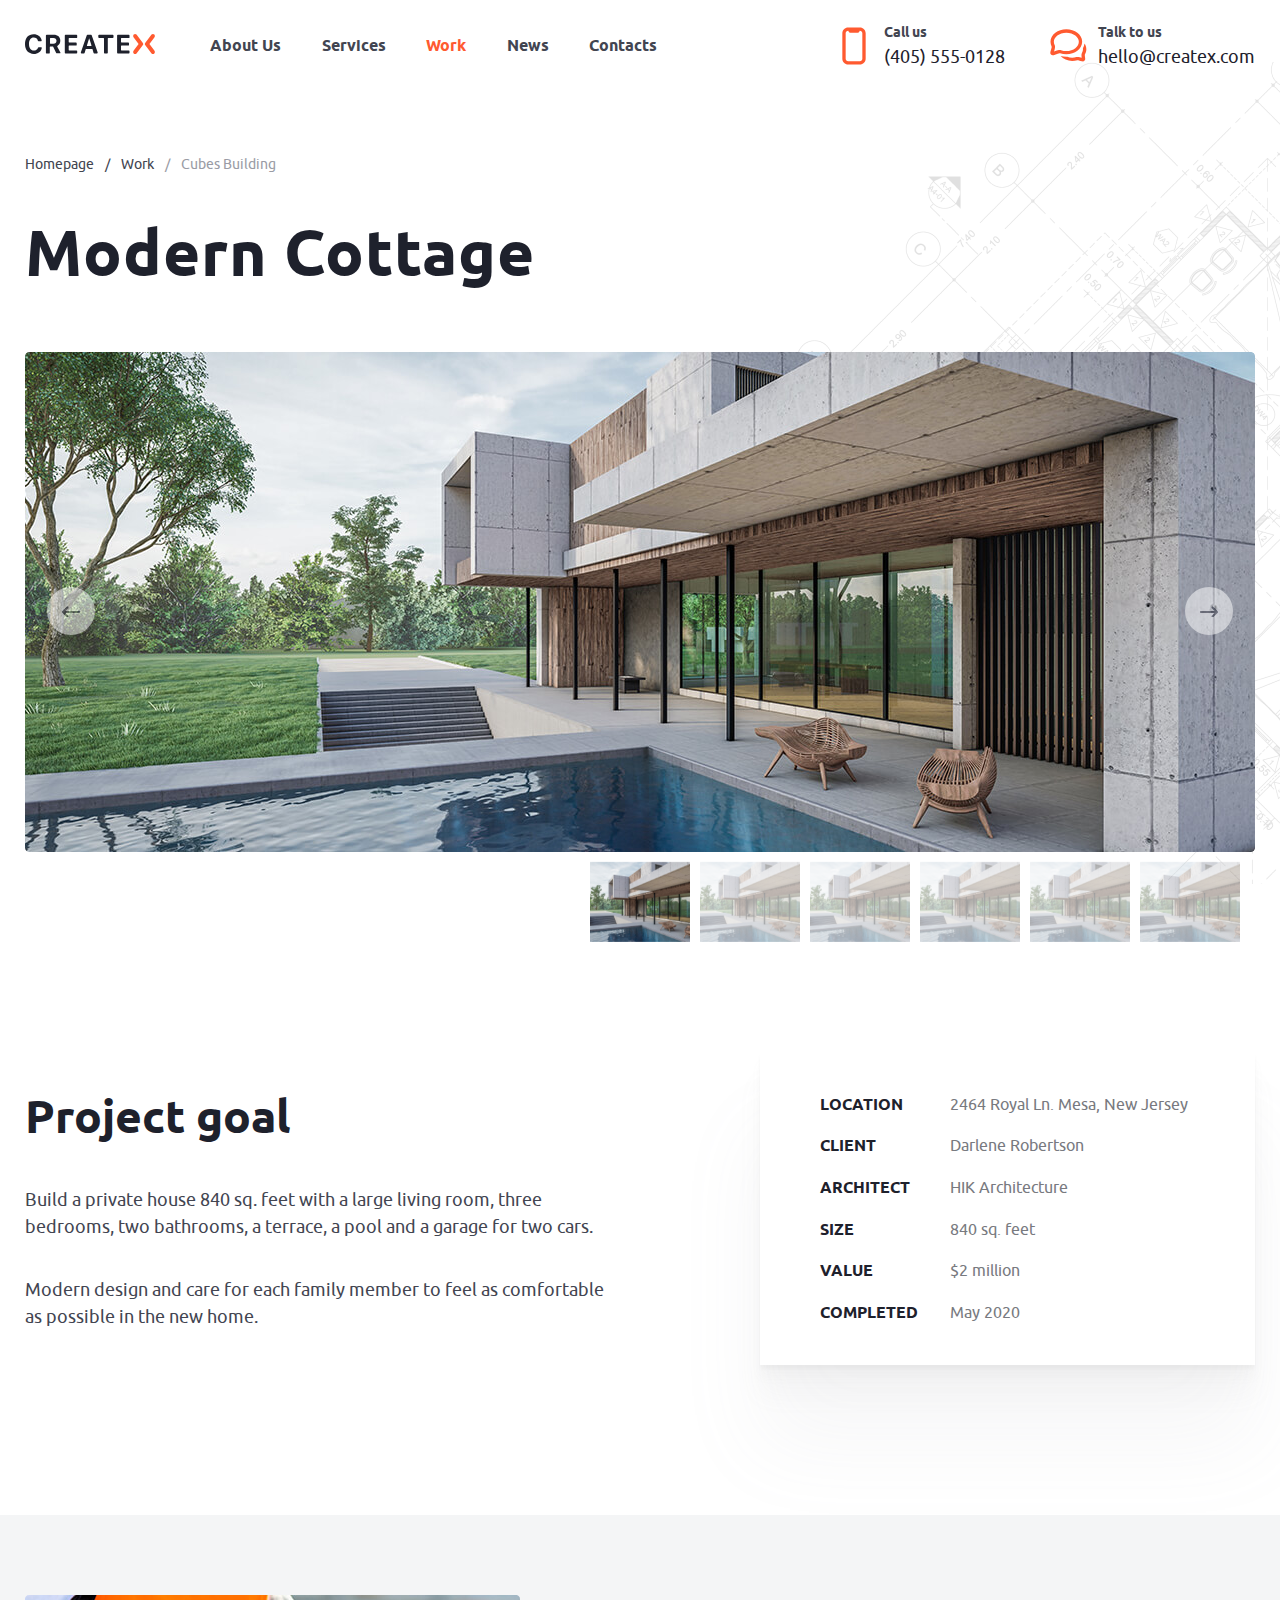
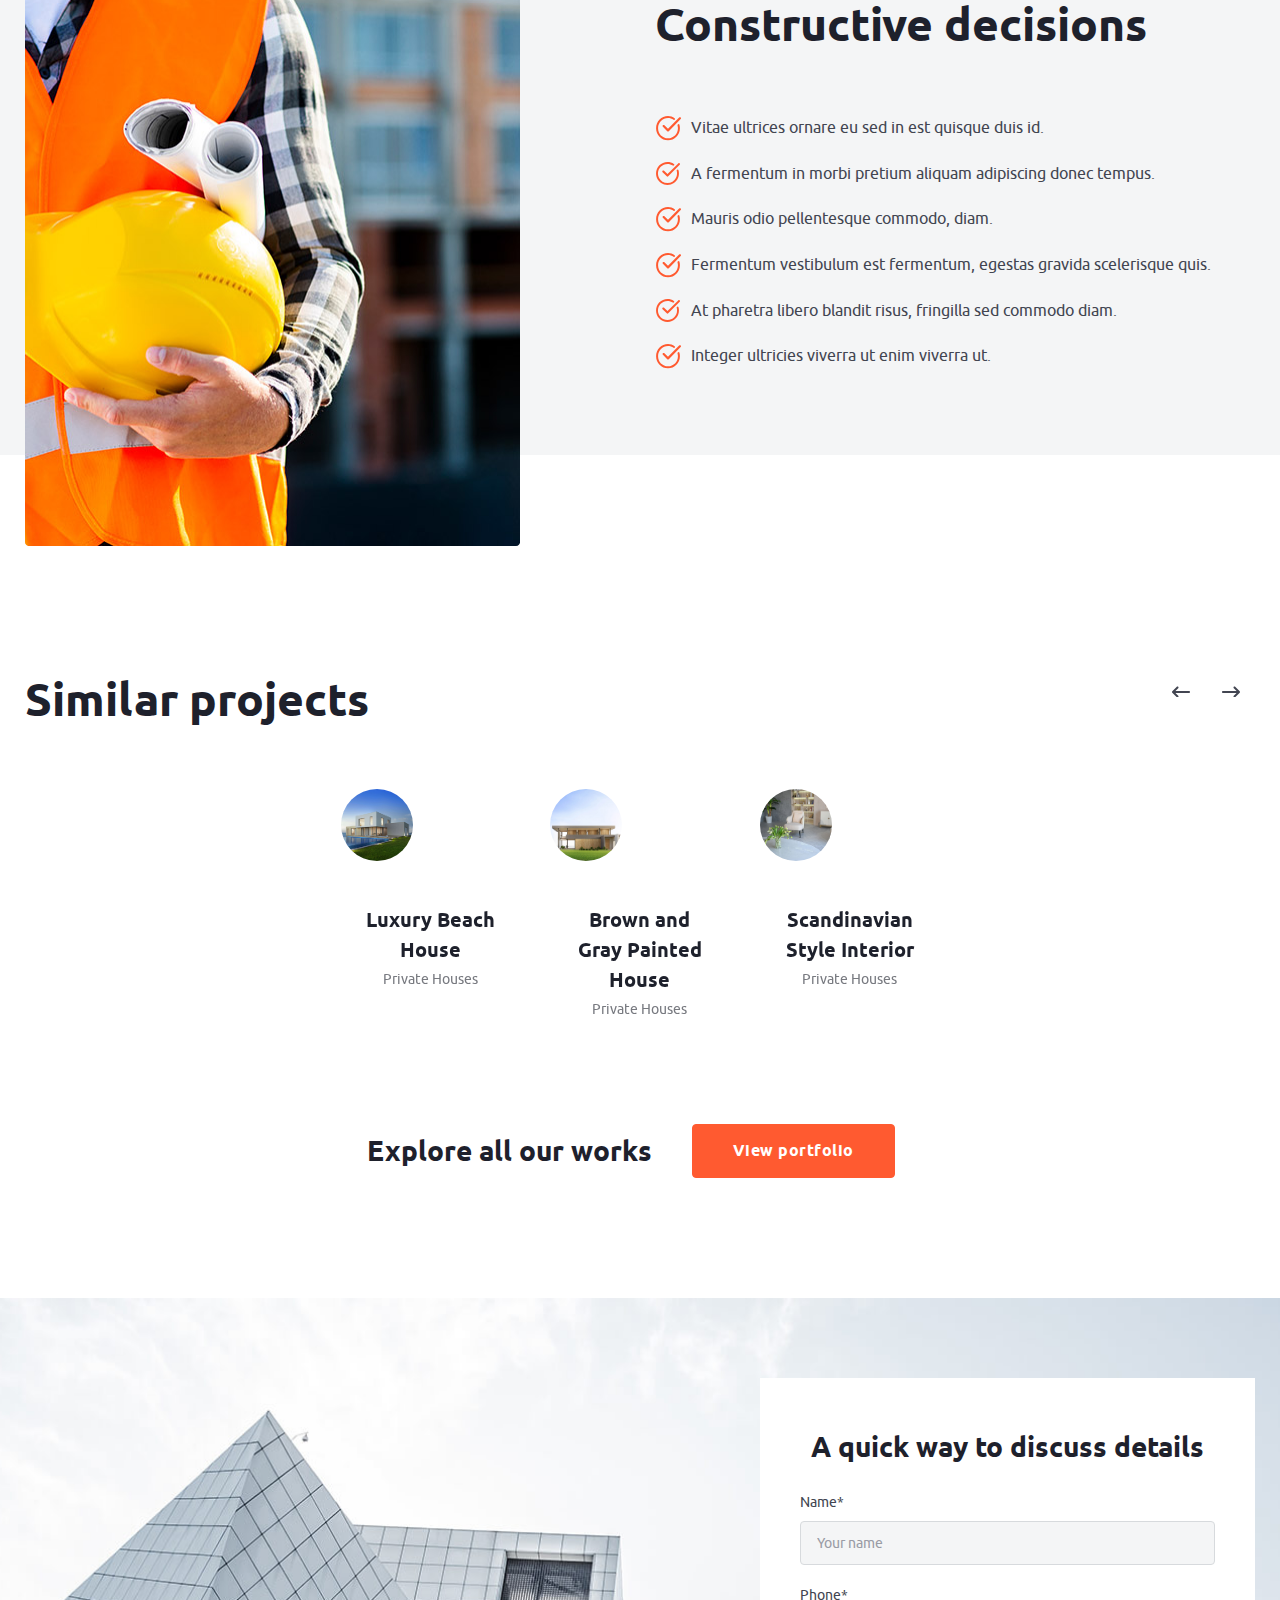
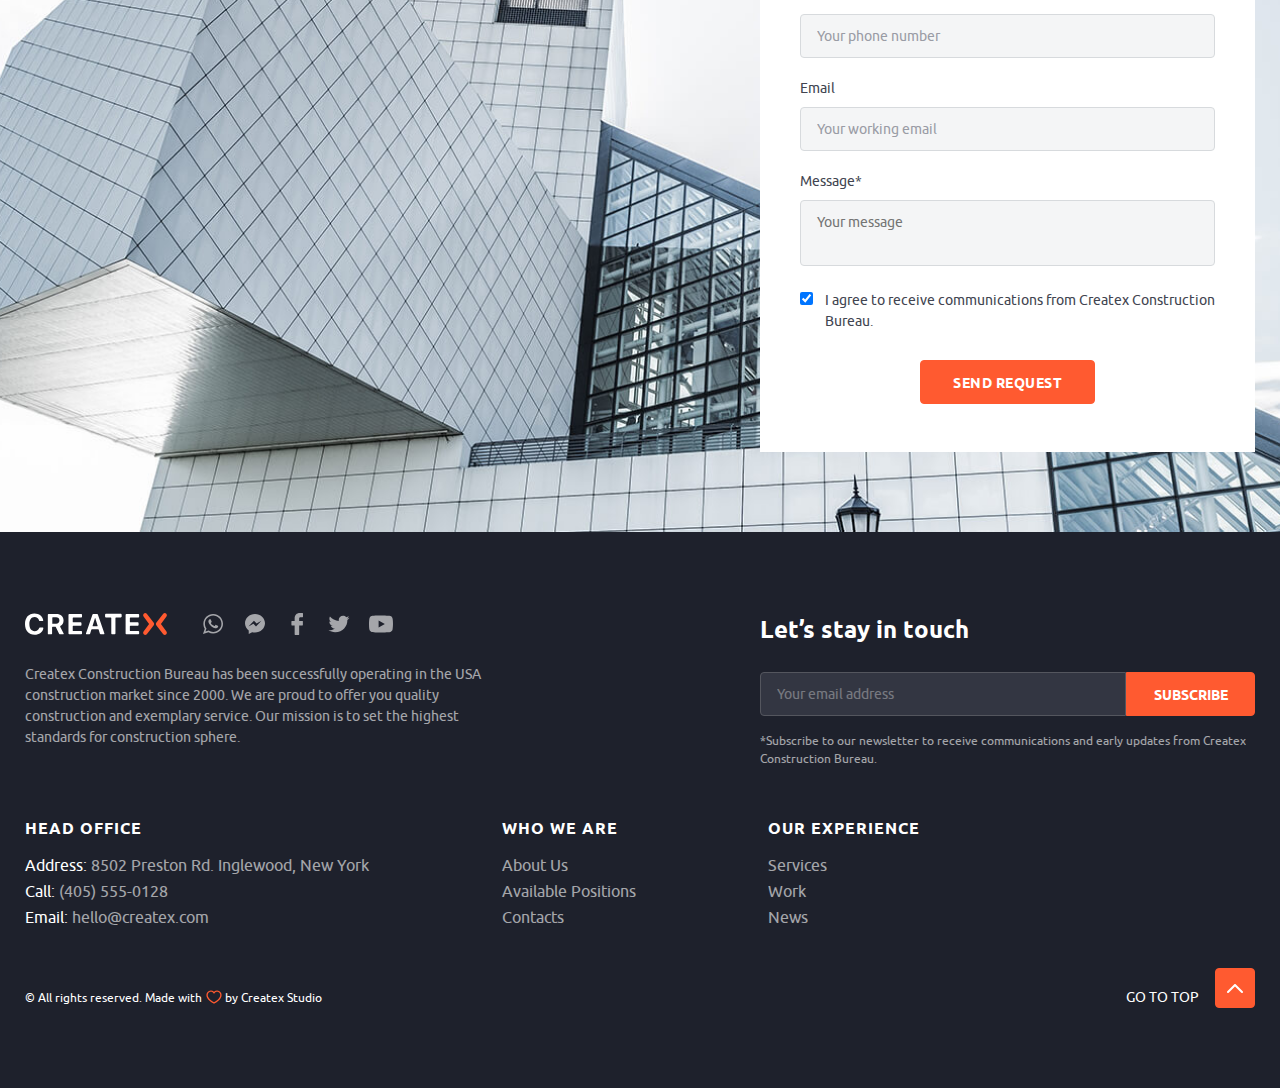
<file: Work/Project1/Project1.html>
<!DOCTYPE html>
<html lang="en">
<head>
    <meta charset="UTF-8">
    <meta name="viewport" content="width=device-width, initial-scale=1.0">
    <title>CREATEX</title>
    <link rel="stylesheet" href="../../css/styles.css">
    <link rel="stylesheet" href="https://cdn.jsdelivr.net/npm/swiper@11/swiper-bundle.min.css"/>
    <link rel="stylesheet" href="./Project1.css">
    <script defer src="https://cdn.jsdelivr.net/npm/swiper@11/swiper-bundle.min.js"></script>
    <script defer src="./Project1Swiper.js"></script>
    <script defer src="./Project1gallery.js"></script>
</head>
<body>
    <header>
        <div class="container">
            <div class="header" id="header">
                <a class="logo" href="../index.html">
                    <svg width="130" height="22" viewBox="0 0 130 22" fill="none" xmlns="http://www.w3.org/2000/svg">
                        <g clip-path="url(#clip0_102992_2121)">
                        <path d="M0 11.0998C0 4.9998 3.3 1.2998 8.7 1.2998C12.8 1.2998 16.1 3.7998 16.7 7.4998C16.8 7.8998 16.5 8.1998 16.1 8.1998H13.5C13.2 8.1998 13 7.9998 12.9 7.6998C12.4 5.7998 10.8 4.5998 8.7 4.5998C5.8 4.5998 4 7.0998 4 11.0998C4 15.0998 5.8 17.5998 8.8 17.5998C10.9 17.5998 12.4 16.4998 13 14.6998C13.1 14.3998 13.3 14.1998 13.6 14.1998H16.2C16.6 14.1998 16.9 14.5998 16.8 14.8998C16.2 18.4998 13 20.8998 8.8 20.8998C3.3 20.8998 0 17.0998 0 11.0998Z" fill="#1E212C"/>
                        <path d="M24.2997 20.4001H21.3997C21.0997 20.4001 20.8997 20.2001 20.8997 19.9001V2.60006C20.8997 2.20006 21.2997 1.80006 21.6997 1.80006H28.6997C32.7997 1.80006 35.2997 4.10006 35.2997 7.70006C35.2997 9.80006 34.2997 11.7001 32.5997 12.7001C32.1997 12.9001 32.0997 13.4001 32.2997 13.7001L35.3997 19.6001C35.5997 19.9001 35.2997 20.3001 34.9997 20.3001H31.6997C31.4997 20.3001 31.2997 20.2001 31.1997 20.0001L28.2997 14.0001C28.1997 13.7001 27.8997 13.6001 27.5997 13.6001H25.2997C24.9997 13.6001 24.7997 13.8001 24.7997 14.1001V20.0001C24.8997 20.2001 24.5997 20.4001 24.2997 20.4001ZM24.8997 10.2001C24.8997 10.5001 25.0997 10.7001 25.3997 10.7001H28.3997C30.3997 10.7001 31.4997 9.60006 31.4997 7.80006C31.4997 6.00006 30.2997 4.90006 28.3997 4.90006H25.4997C25.1997 4.90006 24.9997 5.10006 24.9997 5.40006V10.2001H24.8997Z" fill="#1E212C"/>
                        <path d="M51.4998 20.4001H40.4998C40.0998 20.4001 39.7998 20.1001 39.7998 19.7001V2.50006C39.7998 2.10006 40.0998 1.80006 40.4998 1.80006H51.4998C51.8998 1.80006 52.1998 2.10006 52.1998 2.50006V4.40006C52.1998 4.80006 51.8998 5.10006 51.4998 5.10006H44.1998C43.8998 5.10006 43.6998 5.30006 43.6998 5.60006V9.00006C43.6998 9.30006 43.8998 9.50006 44.1998 9.50006H50.9998C51.3998 9.50006 51.6998 9.80006 51.6998 10.2001V11.9001C51.6998 12.3001 51.3998 12.6001 50.9998 12.6001H44.1998C43.8998 12.6001 43.6998 12.8001 43.6998 13.1001V16.9001C43.6998 17.2001 43.8998 17.4001 44.1998 17.4001H51.4998C51.8998 17.4001 52.1998 17.7001 52.1998 18.1001V20.0001C52.1998 20.1001 51.8998 20.4001 51.4998 20.4001Z" fill="#1E212C"/>
                        <path d="M66.9999 15.9001H61.2999C60.9999 15.9001 60.7999 16.1001 60.6999 16.3001L59.5999 20.0001C59.4999 20.3001 59.2999 20.4001 58.9999 20.4001H56.3999C55.9999 20.4001 55.6999 20.0001 55.7999 19.6001L61.7999 2.20006C61.8999 2.00006 62.0999 1.80006 62.3999 1.80006H66.0999C66.3999 1.80006 66.5999 2.00006 66.6999 2.20006L72.6999 19.6001C72.7999 20.0001 72.4999 20.4001 72.0999 20.4001H69.1999C68.8999 20.4001 68.6999 20.2001 68.5999 20.0001L67.4999 16.3001C67.4999 16.1001 67.1999 15.9001 66.9999 15.9001ZM62.0999 13.0001H66.1999C66.3999 13.0001 66.4999 12.8001 66.4999 12.6001L64.2999 5.60006H64.0999L61.8999 12.6001C61.7999 12.8001 61.8999 13.0001 62.0999 13.0001Z" fill="#1E212C"/>
                        <path d="M79.0001 19.7005V5.50045C79.0001 5.20045 78.8001 5.00045 78.5001 5.00045H74.1001C73.7001 5.00045 73.3001 4.70045 73.3001 4.20045V2.50045C73.3001 2.10045 73.6001 1.70045 74.1001 1.70045H87.7001C88.1001 1.70045 88.5001 2.00045 88.5001 2.50045V4.20045C88.5001 4.60045 88.2001 5.00045 87.7001 5.00045H83.3001C83.0001 5.00045 82.8001 5.20045 82.8001 5.50045V19.8004C82.8001 20.2004 82.5001 20.5005 82.1001 20.5005H79.6001C79.3001 20.4004 79.0001 20.1005 79.0001 19.7005Z" fill="#1E212C"/>
                        <path d="M103.8 20.4001H92.7999C92.3999 20.4001 92.0999 20.1001 92.0999 19.7001V2.50006C92.0999 2.10006 92.3999 1.80006 92.7999 1.80006H103.8C104.2 1.80006 104.5 2.10006 104.5 2.50006V4.40006C104.5 4.80006 104.2 5.10006 103.8 5.10006H96.4999C96.1999 5.10006 95.9999 5.30006 95.9999 5.60006V9.00006C95.9999 9.30006 96.1999 9.50006 96.4999 9.50006H103.3C103.7 9.50006 104 9.80006 104 10.2001V11.9001C104 12.3001 103.7 12.6001 103.3 12.6001H96.4999C96.1999 12.6001 95.9999 12.8001 95.9999 13.1001V16.9001C95.9999 17.2001 96.1999 17.4001 96.4999 17.4001H103.8C104.2 17.4001 104.5 17.7001 104.5 18.1001V20.0001C104.5 20.1001 104.2 20.4001 103.8 20.4001Z" fill="#1E212C"/>
                        <path d="M117.7 9.7L111.5 1.6C111.1 1.2 110.6 1 110.1 1C109.6 1 109.1 1.2 108.7 1.6C108 2.4 108 3.6 108.7 4.4L113.6 11L108.7 17.6C108 18.4 108 19.6 108.7 20.4C109.1 20.8 109.6 21 110.1 21C110.6 21 111.1 20.8 111.5 20.4L117.7 12.3C118.4 11.7 118.4 10.5 117.7 9.7Z" fill="#FF5A30"/>
                        <path d="M120.343 9.7L126.543 1.6C126.943 1.2 127.443 1 127.943 1C128.443 1 128.943 1.2 129.343 1.6C130.043 2.4 130.043 3.6 129.343 4.4L124.443 11L129.343 17.6C130.043 18.4 130.043 19.6 129.343 20.4C128.943 20.8 128.443 21 127.943 21C127.443 21 126.943 20.8 126.543 20.4L120.343 12.3C119.643 11.7 119.643 10.5 120.343 9.7Z" fill="#FF5A30"/>
                        </g>
                        <defs>
                        <clipPath id="clip0_102992_2121">
                        <rect width="130" height="22" fill="white"/>
                        </clipPath>
                        </defs>
                    </svg>
                </a>
                <nav class="header__nav">
                    <ul class="header__list">
                        <li class="header__item"><a href="/">About Us</a></li>
                        <li class="header__item"><a href="../Service/index.html">Services</a></li>
                        <li class="header__item header__item_work"><a href="../Work.html">Work</a></li>
                        <li class="header__item"><a href="/">News</a></li>
                        <li class="header__item"><a href="/">Contacts</a></li>
                    </ul>
                </nav>
                <div class="header__contact">
                    <a class="header__number" href="tel:(405) 555-0128">
                        <small>Call us</small>
                        <span>(405) 555-0128</span>
                    </a>
                    <a class="header__email" href="mailto:hello@createx.com">
                        <small>Talk to us</small>
                        <span>hello@createx.com</span>
                    </a>
                </div>
            </div>
        </div>
    </header>
    <main>
        <section class="hero">
            <div class="container">
                <ol class="breadcrumbs">
                    <li>
                        <a class="breadcrumbs__link breadcrumbs__link_home" href="../index.html">Homepage</a>
                    </li>
                    <li>
                        <a class="breadcrumbs__link" href="../Work.html">Work</a>
                    </li>
                    <li>
                        <a class="breadcrumbs__link breadcrumbs__link_active" href="/">Cubes Building</a>
                    </li>
                </ol>
                
                <h1 class="hero__title">Modern Cottage</h1>

                <div class="gallery">
                    <div class="swiper-container gallery-top">
                        <div class="swiper-wrapper">
                            <div class="swiper-slide" style="background-image:url(../../images/Work/project/image1.png)"></div>
                            <div class="swiper-slide" style="background-image:url(../../images/Work/project/image1.png)"></div>
                            <div class="swiper-slide" style="background-image:url(../../images/Work/project/image1.png)"></div>
                            <div class="swiper-slide" style="background-image:url(../../images/Work/project/image1.png)"></div>
                            <div class="swiper-slide" style="background-image:url(../../images/Work/project/image1.png)"></div>
                            <div class="swiper-slide" style="background-image:url(../../images/Work/project/image1.png)"></div>
                        </div>
                    
                        <div class="swiper-button-next swiper-button-white"></div>
                        <div class="swiper-button-prev swiper-button-white"></div>
                    </div>
                    <div class="swiper-container gallery-thumbs">
                        <div class="swiper-wrapper">
                            <div class="swiper-slide" style="background-image:url(../../images/Work/project/image1.png)"></div>
                            <div class="swiper-slide" style="background-image:url(../../images/Work/project/image1.png)"></div>
                            <div class="swiper-slide" style="background-image:url(../../images/Work/project/image1.png)"></div>
                            <div class="swiper-slide" style="background-image:url(../../images/Work/project/image1.png)"></div>
                            <div class="swiper-slide" style="background-image:url(../../images/Work/project/image1.png)"></div>
                            <div class="swiper-slide" style="background-image:url(../../images/Work/project/image1.png)"></div>
                        </div>
                    </div>
                </div>
                
                <div class="roadmap">
                    <div class="roadmap__text">
                        <h2>Project goal</h2>
                        <p>Build a private house 840 sq. feet with a large living room, three bedrooms, two bathrooms, a terrace, a pool and a garage for two cars.</p>
                        <br><br>
                        <p>Modern design and care for each family member to feel as comfortable as possible in the new home.</p>
                    </div>

                    <div class="roadmap__points">
                        <ul>
                            <li>
                                <span class="roadmap__point">LOCATION</span>
                            </li>
                            <li>
                                <span class="roadmap__point">CLIENT</span>
                            </li>
                            <li>
                                <span class="roadmap__point">ARCHITECT</span>
                            </li>
                            <li>
                                <span class="roadmap__point">SIZE</span>
                            </li>
                            <li>
                                <span class="roadmap__point">VALUE</span>
                            </li>
                            <li>
                                <span class="roadmap__point">COMPLETED</span>
                            </li>
                        </ul>
                        
                        <ul>
                            <li>
                                <span class="roadmap__data">2464 Royal Ln. Mesa, New Jersey</span>
                            </li>
                            <li>
                                <span class="roadmap__data">Darlene Robertson</span>
                            </li>
                            <li>
                                <span class="roadmap__data">HIK Architecture</span>
                            </li>
                            <li>
                                <span class="roadmap__data">840 sq. feet</span>
                            </li>
                            <li>
                                <span class="roadmap__data">$2 million</span>
                            </li>
                            <li>
                                <span class="roadmap__data">May 2020</span>
                            </li>
                        </ul>               
                    </div>
                </div>
            </div>
        </section>

        <section class="constructive">
            <div class="container container-flex">
                <div class="constructive__image">
                    <img src="../../images/Work/project/men.png" alt="constructive">
                </div>
                <div class="constructive__decisions">
                    <h2 class="constructive__title">Constructive decisions</h2>
                    <ul>
                        <li class="constructive__point">Vitae ultrices ornare eu sed in est quisque duis id.</li>
                        <li class="constructive__point">A fermentum in morbi pretium aliquam adipiscing donec tempus.</li>
                        <li class="constructive__point">Mauris odio pellentesque commodo, diam.</li>
                        <li class="constructive__point">Fermentum vestibulum est fermentum, egestas gravida scelerisque quis.</li>
                        <li class="constructive__point">At pharetra libero blandit risus, fringilla sed commodo diam.</li>
                        <li class="constructive__point">Integer ultricies viverra ut enim viverra ut.</li>
                    </ul>
                </div>
            </div>
        </section>

        <section class="examples">
            <div class="container">
                <h2 class="examples__title">Similar projects</h2>
                <div class="swiper-button-prev"></div>
                <div class="swiper-button-next"></div>
                <div class="swiper">
                    <div class="swiper-wrapper">
                        <!-- Slides -->
                        <div class="swiper-slide">
                            <img class="slide-img" src="../../images/Work/project/slide1.png" alt="Luxury Beach House">
                            <div class="slide-text">
                                <h4>Luxury Beach House</h4>
                                <span>Private Houses</span>
                            </div>
                        </div>

                        <div class="swiper-slide">
                            <img class="slide-img" src="../../images/Work/project/slide2.png" alt="Brown and Gray Painted House">
                            <div class="slide-text">
                                <h4>Brown and Gray Painted House</h4>
                                <span>Private Houses</span>
                            </div>
                        </div>
                        
                        <div class="swiper-slide">
                            <img class="slide-img" src="../../images/Work/project/slide3.png" alt="Scandinavian Style Interior">
                            <div class="slide-text">
                                <h4>Scandinavian Style Interior</h4>
                                <span>Private Houses</span> 
                            </div>
                        </div>

                        <div class="swiper-slide">
                            <img class="slide-img" src="../../images/Work/project/slide1.png" alt="Luxury Beach House">
                            <div class="slide-text">
                                <h4>Luxury Beach House</h4>
                                <span>Private Houses</span>
                            </div>
                        </div>

                        <div class="swiper-slide">
                            <img class="slide-img" src="../../images/Work/project/slide2.png" alt="Brown and Gray Painted House">
                            <div class="slide-text">
                                <h4>Brown and Gray Painted House</h4>
                                <span>Private Houses</span>
                            </div>
                        </div>

                        <div class="swiper-slide">
                            <img class="slide-img" src="../../images/Work/project/slide3.png" alt="Scandinavian Style Interior">
                            <div class="slide-text">
                                <h4>Scandinavian Style Interior</h4>
                                <span>Private Houses</span> 
                            </div>
                        </div>
                    </div>
                </div>

                <div class="goHome">
                    <span>Explore all our works</span>
                    <a href="../Work.html">View portfolio</a>
                </div>
            </div>
        </section>

        <section class="feedback">
            <div class="container">
                <form class="form" action="#">
                    <h3>A quick way to discuss details</h3>
                    <label>
                        <span>Name*</span>
                        <input class="form__name" type="text" name="name" id="name" placeholder="Your name">
                    </label>
                    <label>
                        <span>Phone*</span>
                        <input class="form__phone" type="tel" name="tel" id="tel" placeholder="Your phone number">
                    </label>
                    <label>
                        <span>Email</span>
                        <input class="form__email" type="email" name="email" id="email" placeholder="Your working email">
                    </label>
                    <label>
                        <span>Message*</span>
                        <textarea class="form__message" name="message" id="message" placeholder="Your message"></textarea>
                    </label>
                    <label class="form__checkbox">
                        <input type="checkbox" name="checkbox" id="checkbox" checked>
                        <span>I agree to receive communications from Createx Construction Bureau.</span>
                    </label>                                                                             
                    <input class="form__btn" type="submit" value="SEND REQUEST">
                </form>
            </div>
        </section>
    </main>
    <footer class="footer">
        <div class="container">
            <div class="footer__top">
                <div class="footer__contact">
                    <svg  class="footer__logo" width="142" height="24" viewBox="0 0 142 24" fill="none" xmlns="http://www.w3.org/2000/svg">
                        <g clip-path="url(#clip0_102992_1938)">
                            <path d="M0 12.1089C0 5.45433 3.60461 1.41797 9.50308 1.41797C13.9815 1.41797 17.5862 4.14524 18.2415 8.18161C18.3508 8.61797 18.0231 8.94524 17.5862 8.94524H14.7462C14.4185 8.94524 14.2 8.72706 14.0908 8.39979C13.5446 6.32706 11.7969 5.01797 9.50308 5.01797C6.33538 5.01797 4.36923 7.74524 4.36923 12.1089C4.36923 16.4725 6.33538 19.1998 9.61231 19.1998C11.9062 19.1998 13.5446 17.9998 14.2 16.0362C14.3092 15.7089 14.5277 15.4907 14.8554 15.4907H17.6954C18.1323 15.4907 18.46 15.9271 18.3508 16.2543C17.6954 20.1816 14.2 22.7998 9.61231 22.7998C3.60462 22.7998 0 18.6543 0 12.1089Z" fill="white"/>
                            <path d="M26.5428 22.2546H23.3751C23.0474 22.2546 22.8289 22.0364 22.8289 21.7092V2.83643C22.8289 2.40007 23.2659 1.9637 23.7028 1.9637H31.3489C35.8274 1.9637 38.5582 4.47279 38.5582 8.40007C38.5582 10.691 37.4659 12.7637 35.6089 13.8546C35.172 14.0728 35.0628 14.6182 35.2812 14.9455L38.6674 21.3819C38.8859 21.7092 38.5582 22.1455 38.2305 22.1455H34.6259C34.4074 22.1455 34.1889 22.0364 34.0797 21.8182L30.912 15.2728C30.8028 14.9455 30.4751 14.8364 30.1474 14.8364H27.6351C27.3074 14.8364 27.0889 15.0546 27.0889 15.3819V21.8182C27.1982 22.0364 26.8705 22.2546 26.5428 22.2546ZM27.1982 11.1273C27.1982 11.4546 27.4166 11.6728 27.7443 11.6728H31.0212C33.2059 11.6728 34.4074 10.4728 34.4074 8.50916C34.4074 6.54552 33.0966 5.34552 31.0212 5.34552H27.8535C27.5259 5.34552 27.3074 5.5637 27.3074 5.89098V11.1273H27.1982Z" fill="white"/>
                            <path d="M56.2537 22.2546H44.2383C43.8014 22.2546 43.4737 21.9273 43.4737 21.491V2.72734C43.4737 2.29098 43.8014 1.9637 44.2383 1.9637H56.2537C56.6906 1.9637 57.0183 2.29098 57.0183 2.72734V4.80007C57.0183 5.23643 56.6906 5.5637 56.2537 5.5637H48.2798C47.9521 5.5637 47.7337 5.78188 47.7337 6.10916V9.81825C47.7337 10.1455 47.9521 10.3637 48.2798 10.3637H55.7075C56.1445 10.3637 56.4721 10.691 56.4721 11.1273V12.9819C56.4721 13.4182 56.1445 13.7455 55.7075 13.7455H48.2798C47.9521 13.7455 47.7337 13.9637 47.7337 14.291V18.4364C47.7337 18.7637 47.9521 18.9819 48.2798 18.9819H56.2537C56.6906 18.9819 57.0183 19.3092 57.0183 19.7455V21.8182C57.0183 21.9273 56.6906 22.2546 56.2537 22.2546Z" fill="white"/>
                            <path d="M73.1846 17.3455H66.9584C66.6307 17.3455 66.4123 17.5637 66.303 17.7819L65.1015 21.8182C64.9923 22.1455 64.7738 22.2546 64.4461 22.2546H61.6061C61.1692 22.2546 60.8415 21.8182 60.9507 21.3819L67.5046 2.40007C67.6138 2.18189 67.8323 1.9637 68.16 1.9637H72.2015C72.5292 1.9637 72.7476 2.18189 72.8569 2.40007L79.4107 21.3819C79.5199 21.8182 79.1923 22.2546 78.7553 22.2546H75.5876C75.2599 22.2546 75.0415 22.0364 74.9323 21.8182L73.7307 17.7819C73.7307 17.5637 73.403 17.3455 73.1846 17.3455ZM67.8323 14.1819H72.3107C72.5292 14.1819 72.6384 13.9637 72.6384 13.7455L70.2353 6.10916H70.0169L67.6138 13.7455C67.5046 13.9637 67.6138 14.1819 67.8323 14.1819Z" fill="white"/>
                            <path d="M86.2925 21.4914V6.00049C86.2925 5.67322 86.074 5.45504 85.7463 5.45504H80.9402C80.5033 5.45504 80.0663 5.12777 80.0663 4.58231V2.72777C80.0663 2.2914 80.394 1.85504 80.9402 1.85504H95.7955C96.2324 1.85504 96.6694 2.18231 96.6694 2.72777V4.58231C96.6694 5.01867 96.3417 5.45504 95.7955 5.45504H90.9894C90.6617 5.45504 90.4432 5.67322 90.4432 6.00049V21.6005C90.4432 22.0369 90.1155 22.3641 89.6786 22.3641H86.9479C86.6202 22.255 86.2925 21.9278 86.2925 21.4914Z" fill="white"/>
                            <path d="M113.381 22.2546H101.366C100.929 22.2546 100.601 21.9273 100.601 21.491V2.72734C100.601 2.29098 100.929 1.9637 101.366 1.9637H113.381C113.818 1.9637 114.146 2.29098 114.146 2.72734V4.80007C114.146 5.23643 113.818 5.5637 113.381 5.5637H105.408C105.08 5.5637 104.861 5.78188 104.861 6.10916V9.81825C104.861 10.1455 105.08 10.3637 105.408 10.3637H112.835C113.272 10.3637 113.6 10.691 113.6 11.1273V12.9819C113.6 13.4182 113.272 13.7455 112.835 13.7455H105.408C105.08 13.7455 104.861 13.9637 104.861 14.291V18.4364C104.861 18.7637 105.08 18.9819 105.408 18.9819H113.381C113.818 18.9819 114.146 19.3092 114.146 19.7455V21.8182C114.146 21.9273 113.818 22.2546 113.381 22.2546Z" fill="white"/>
                            <path d="M128.564 10.5827L121.792 1.74634C121.355 1.30998 120.809 1.0918 120.263 1.0918C119.717 1.0918 119.171 1.30998 118.734 1.74634C117.969 2.61907 117.969 3.92816 118.734 4.80089L124.086 12.0009L118.734 19.2009C117.969 20.0736 117.969 21.3827 118.734 22.2554C119.171 22.6918 119.717 22.91 120.263 22.91C120.809 22.91 121.355 22.6918 121.792 22.2554L128.564 13.4191C129.329 12.7645 129.329 11.4554 128.564 10.5827Z" fill="#FF5A30"/>
                            <path d="M131.451 10.5827L138.223 1.74634C138.66 1.30998 139.207 1.0918 139.753 1.0918C140.299 1.0918 140.845 1.30998 141.282 1.74634C142.047 2.61907 142.047 3.92816 141.282 4.80089L135.93 12.0009L141.282 19.2009C142.047 20.0736 142.047 21.3827 141.282 22.2554C140.845 22.6918 140.299 22.91 139.753 22.91C139.207 22.91 138.66 22.6918 138.223 22.2554L131.451 13.4191C130.686 12.7645 130.686 11.4554 131.451 10.5827Z" fill="#FF5A30"/>
                        </g>
                        <defs>
                            <clipPath id="clip0_102992_1938">
                                <rect width="142" height="24" fill="white"/>
                            </clipPath>
                        </defs>
                    </svg>
                    <ul class="footer__links">
                        <li class="footer__link">
                            <a href="/">
                                <svg width="24" height="24" viewBox="0 0 24 24" fill="none" xmlns="http://www.w3.org/2000/svg">
                                    <g opacity="0.6">
                                        <path d="M22 11.7424C22 17.1231 17.6047 21.4849 12.1818 21.4849C10.4602 21.4849 8.84289 21.0449 7.43578 20.2727L2 22L3.77222 16.7729C2.87822 15.3049 2.36333 13.5831 2.36333 11.7424C2.36333 6.36178 6.75911 2 12.1818 2C17.6051 2 22 6.36178 22 11.7424ZM12.1818 3.55156C7.62978 3.55156 3.92711 7.226 3.92711 11.7424C3.92711 13.5347 4.51133 15.1944 5.49956 16.5447L4.46822 19.5867L7.64044 18.5784C8.94378 19.4342 10.5051 19.9333 12.182 19.9333C16.7333 19.9333 20.4367 16.2593 20.4367 11.7429C20.4367 7.22644 16.7336 3.55156 12.1818 3.55156ZM17.1398 13.9862C17.0791 13.8869 16.9189 13.8269 16.6784 13.7076C16.4376 13.5882 15.254 13.0102 15.034 12.9309C14.8133 12.8513 14.6524 12.8113 14.4922 13.0502C14.332 13.2893 13.8707 13.8269 13.73 13.9862C13.5896 14.146 13.4493 14.166 13.2084 14.0464C12.968 13.9271 12.1927 13.6747 11.2733 12.8613C10.558 12.2284 10.0749 11.4471 9.93444 11.2078C9.79422 10.9689 9.91978 10.8398 10.04 10.7209C10.1484 10.6138 10.2809 10.442 10.4011 10.3027C10.5218 10.1631 10.5618 10.0638 10.6416 9.90422C10.7222 9.74489 10.682 9.60556 10.6216 9.48578C10.5616 9.36644 10.0798 8.19133 9.87933 7.71311C9.67889 7.23533 9.47867 7.31489 9.338 7.31489C9.19778 7.31489 9.03711 7.29489 8.87667 7.29489C8.71622 7.29489 8.45533 7.35467 8.23467 7.59356C8.01422 7.83267 7.39267 8.41044 7.39267 9.58533C7.39267 10.7604 8.25467 11.8958 8.37533 12.0549C8.49556 12.214 10.0398 14.7038 12.4864 15.66C14.9333 16.6158 14.9333 16.2969 15.3747 16.2569C15.8156 16.2171 16.7982 15.6793 16.9996 15.122C17.1996 14.5638 17.1996 14.0858 17.1398 13.9862Z" fill="white"/>
                                    </g>
                                </svg>
                            </a>
                        </li>

                        <li class="footer__link">
                            <a href="/">
                                <svg width="24" height="24" viewBox="0 0 24 24" fill="none" xmlns="http://www.w3.org/2000/svg">
                                    <g opacity="0.6">
                                        <path d="M12 2C6.4775 2 2 6.145 2 11.2587C2 14.1725 3.45375 16.7712 5.72625 18.4688V22L9.13125 20.1313C10.04 20.3825 11.0025 20.5187 12 20.5187C17.5225 20.5187 22 16.3737 22 11.26C22 6.14625 17.5225 2 12 2ZM12.9937 14.4688L10.4475 11.7525L5.47875 14.4688L10.945 8.66625L13.5538 11.3825L18.46 8.66625L12.9937 14.4688Z" fill="white"/>
                                    </g>
                                </svg>
                            </a>
                        </li>

                        <li class="footer__link">
                            <a href="/">
                                <svg width="24" height="24" viewBox="0 0 24 24" fill="none" xmlns="http://www.w3.org/2000/svg">
                                    <g opacity="0.6">
                                        <path d="M17.5628 1.00458L14.7856 1C11.6654 1 9.64903 3.12509 9.64903 6.41423V8.91055H6.85662C6.61532 8.91055 6.41992 9.1115 6.41992 9.35937V12.9763C6.41992 13.2241 6.61554 13.4249 6.85662 13.4249H9.64903V22.5514C9.64903 22.7993 9.84443 23 10.0857 23H13.729C13.9703 23 14.1657 22.799 14.1657 22.5514V13.4249H17.4307C17.672 13.4249 17.8674 13.2241 17.8674 12.9763L17.8688 9.35937C17.8688 9.24036 17.8226 9.12638 17.7409 9.04215C17.6591 8.95793 17.5477 8.91055 17.4318 8.91055H14.1657V6.79439C14.1657 5.77728 14.4017 5.26094 15.6915 5.26094L17.5624 5.26025C17.8035 5.26025 17.9989 5.0593 17.9989 4.81166V1.45317C17.9989 1.20576 17.8037 1.00504 17.5628 1.00458Z" fill="white"/>
                                    </g>
                                </svg>
                            </a>
                        </li>

                        <li class="footer__link">
                            <a href="/">
                                <svg width="24" height="24" viewBox="0 0 24 24" fill="none" xmlns="http://www.w3.org/2000/svg">
                                    <g opacity="0.6">
                                        <path d="M22.5 5.77233C21.7271 6.10027 20.8978 6.32267 20.0264 6.42196C20.9161 5.91181 21.5972 5.10263 21.92 4.1414C21.0854 4.61383 20.1642 4.95688 19.1826 5.14285C18.3966 4.33994 17.2785 3.83984 16.0384 3.83984C13.6593 3.83984 11.7303 5.68691 11.7303 7.9637C11.7303 8.2866 11.7683 8.60199 11.8418 8.90357C8.26201 8.73141 5.08768 7.08917 2.96314 4.59372C2.59176 5.20189 2.38049 5.91053 2.38049 6.66697C2.38049 8.09814 3.14161 9.36093 4.2964 10.0997C3.5904 10.0771 2.92639 9.89116 2.34508 9.58205V9.63357C2.34508 11.6314 3.83056 13.2988 5.80024 13.6783C5.43936 13.7713 5.05882 13.8228 4.66514 13.8228C4.38696 13.8228 4.11794 13.7964 3.85417 13.7461C4.40267 15.3859 5.99315 16.5783 7.87756 16.611C6.40388 17.7167 4.54573 18.3739 2.52749 18.3739C2.17976 18.3739 1.83724 18.3537 1.5 18.3173C3.40671 19.4896 5.67036 20.1732 8.10327 20.1732C16.028 20.1732 20.3597 13.8881 20.3597 8.43741L20.3453 7.90341C21.1917 7.32537 21.9239 6.59912 22.5 5.77233Z" fill="white"/>
                                    </g>
                                </svg>
                            </a>
                        </li>

                        <li class="footer__link">
                            <a href="/">
                                <svg width="24" height="24" viewBox="0 0 24 24" fill="none" xmlns="http://www.w3.org/2000/svg">
                                    <g opacity="0.6">
                                        <path fill-rule="evenodd" clip-rule="evenodd" d="M21.3903 4.11358C22.4182 4.39044 23.2288 5.20086 23.5055 6.22899C24.0197 8.10691 23.9999 12.0213 23.9999 12.0213C23.9999 12.0213 23.9999 15.9158 23.5057 17.7939C23.2288 18.8218 22.4184 19.6324 21.3903 19.9091C19.5122 20.4035 12 20.4035 12 20.4035C12 20.4035 4.50731 20.4035 2.60961 19.8895C1.58148 19.6127 0.771054 18.802 0.4942 17.7741C0 15.9158 0 12.0015 0 12.0015C0 12.0015 0 8.10691 0.4942 6.22899C0.770871 5.20104 1.60125 4.37066 2.60943 4.09399C4.48753 3.59961 11.9998 3.59961 11.9998 3.59961C11.9998 3.59961 19.5122 3.59961 21.3903 4.11358ZM15.8549 12.0016L9.60788 15.5996V8.40355L15.8549 12.0016Z" fill="white"/>
                                    </g>
                                </svg>
                            </a>
                        </li>
                    </ul>
                    
                    <p class="footer__description">
                        Createx Construction Bureau has been successfully operating in the USA construction market since 2000. We are proud to offer you quality construction and exemplary service. Our mission is to set the highest standards for construction sphere.
                    </p>
                </div>
                <div class="footer__form">
                    <span class="footer__form-title">Let’s stay in touch</span>
                    <form action="#">
                        <input type="email" name="email" id="footerEmail" placeholder="Your email address ">
                        <input type="submit" value="SUBSCRIBE" id="footerSubmit">
                    </form>
                    <p class="footer__form-desc">*Subscribe to our newsletter to receive communications and early updates from Createx<br/>Construction Bureau.</p>
                </div>
            </div>

            <div class="footer__info">
                <ul>
                    <li class="footer__item"><h6>HEAD OFFICE</h6></li>
                    <li class="footer__item">
                        <span>Address: </span><a href="https://www.google.ru/maps/place/Попки,+Волгоградская+обл.,+403806/@50.1893945,44.4906332,15z/data=!3m1!4b1!4m6!3m5!1s0x41112e3152ba1d39:0xbef40098baef0583!8m2!3d50.191515!4d44.499097!16s%2Fg%2F11c1s_4532?entry=ttu">8502 Preston Rd. Inglewood, New York</a>
                    </li>
                    <li class="footer__item">
                        <span>Call: </span><a class="footer__number" href="tel:(405) 555-0128">(405) 555-0128</a>
                    </li>
                    <li class="footer__item">
                        <span>Email: </span><a class="footer__email" href="mailto:hello@createx.com">hello@createx.com</a>
                    </li>
                </ul>

                <ul>
                    <li class="footer__item"><h6>WHO WE ARE</h6></li>
                    <li class="footer__item">
                       <a href="/">About Us</a>
                    </li>
                    <li class="footer__item">
                        <a href="/">Available Positions</a>
                    </li>
                    <li class="footer__item">
                        <a href="/">Contacts</a>
                    </li>
                </ul>

                <ul>
                    <li class="footer__item"><h6>OUR EXPERIENCE</h6></li>
                    <li class="footer__item">
                        <a href="/">Services</a>
                    </li>
                    <li class="footer__item">
                        <a href="/">Work</a>
                    </li>
                    <li class="footer__item">
                        <a href="/">News</a>
                    </li>
                </ul>
            </div>

            <div class="footer__bottom">
                <div class="footer__copyrights">
                    <span>© All rights reserved. Made with </span>
                    <svg width="16" height="16" viewBox="0 0 16 16" fill="none" xmlns="http://www.w3.org/2000/svg">
                        <path fill-rule="evenodd" clip-rule="evenodd" d="M7.99925 13.2715C4.93321 11.5252 3.22318 9.78955 2.39626 8.28361C1.54992 6.74228 1.62377 5.4441 2.0934 4.52273C3.05872 2.62892 5.80378 2.02333 7.4763 4.13865L7.99921 4.80001L8.52217 4.13868C10.195 2.02327 12.9402 2.62896 13.9055 4.52273C14.3751 5.44408 14.4489 6.74226 13.6025 8.28359C12.7756 9.78954 11.0654 11.5252 7.99925 13.2715ZM7.99928 2.73726C5.64647 0.501518 2.17555 1.42555 0.905488 3.91723C0.20846 5.2847 0.198939 7.05212 1.22753 8.92536C2.247 10.782 4.2796 12.7417 7.67675 14.6194L7.99924 14.7976L8.32173 14.6194C11.719 12.7417 13.7517 10.782 14.7712 8.92537C15.7999 7.05214 15.7904 5.28472 15.0934 3.91723C13.8233 1.4255 10.3523 0.501552 7.99928 2.73726Z" fill="#FF5A30"/>
                    </svg>
                    <span> by Createx Studio</span>
                </div>
                <a href="#header" class="footer__button">
                    GO TO TOP
                    <div class="footer__button_icon">
                        <svg width="16" height="9" viewBox="0 0 16 9" fill="none" xmlns="http://www.w3.org/2000/svg">
                            <path fill-rule="evenodd" clip-rule="evenodd" d="M0.292893 8.70711C-0.0976311 8.31658 -0.0976311 7.68342 0.292893 7.29289L7.29289 0.292893C7.68342 -0.0976315 8.31658 -0.0976315 8.70711 0.292893L15.7071 7.29289C16.0976 7.68342 16.0976 8.31658 15.7071 8.70711C15.3166 9.09763 14.6834 9.09763 14.2929 8.70711L8 2.41421L1.70711 8.70711C1.31658 9.09763 0.683417 9.09763 0.292893 8.70711Z" fill="white"/>
                        </svg>
                    </div>       
                </a>
            </div>
        </div>
    </footer>
</body>
</html>
</file>
<file: css/styles.css>
@font-face {
  font-family: "Ubuntu-regular";
  src: url("../fonts/ubuntu-r-webfont.woff2") format("woff2"), url("../fonts/ubuntu-r-webfont.woff") format("woff");
  font-weight: 400;
}
@font-face {
  font-family: "Ubuntu-bold";
  src: url("../fonts/ubuntu-b-webfont.woff2") format("woff2"), url("../fonts/ubuntu-b-webfont.woff") format("woff");
  font-weight: 700;
}
@font-face {
  font-family: "Lato-black";
  src: url("../fonts/lato-black-webfont.woff2") format("woff2"), url("../fonts/lato-black-webfont.woff") format("woff");
  font-weight: 900;
}
* {
  box-sizing: border-box;
  padding: 0px;
  margin: 0px;
  border: none;
  font-family: sans-serif;
}

a:hover {
  text-decoration: none;
}

ul, ul li {
  list-style: none;
}

.container {
  width: 100%;
  max-width: 1250px;
  padding: 0 10px;
  margin: 0 auto;
}

a, a:link, a:visited {
  text-decoration: none;
  display: block;
}

label, span {
  display: block;
}

.header {
  display: flex;
  justify-content: space-between;
  align-items: center;
  height: 92px;
  position: relative;
  z-index: 2;
}
.header__nav {
  width: 100%;
  max-width: 447px;
  margin: 0 auto 0 55px;
}
.header__list {
  display: flex;
  justify-content: space-between;
}
.header__item a {
  transition: all ease 0.2s;
  font-family: "Ubuntu-bold";
  font-size: 16px;
  line-height: 160%;
  color: #424551;
}
.header__item a:hover {
  color: #9A9CA5;
}
.header__contact {
  display: flex;
  justify-content: space-between;
  width: 100%;
  max-width: 421px;
}
.header__contact a {
  padding-left: 50px;
}
.header__contact a small {
  transition: all ease 0.2s;
  font-family: "Ubuntu-bold";
  font-size: 14px;
  line-height: 150%;
  color: #424551;
}
.header__contact a span {
  transition: all ease 0.2s;
  font-family: "Ubuntu-regular";
  font-size: 18px;
  line-height: 150%;
  color: #1E212C;
}
.header__contact a:hover small {
  color: #9A9CA5;
}
.header__contact a:hover span {
  color: #9A9CA5;
}
.header__number {
  background-image: url(../images/header/iPhone.svg);
  background-repeat: no-repeat;
  background-position-y: center;
}
.header__email {
  background-image: url(../images/header/chat.svg);
  background-repeat: no-repeat;
  background-position-y: center;
}
.preview {
  width: 100%;
  height: 988px;
  background-image: url("../images/sectionpage/bg-title.jpg");
  background-repeat: no-repeat;
  background-position-y: center;
}
.preview__container {
  width: 726px;
  height: 648px;
  padding-top: 220px;
}
.preview__title {
  font-size: 72px;
  font-family: "Ubuntu-bold";
  line-height: 130%;
  letter-spacing: 1px;
  color: #FFFFFF;
}
.preview__title span {
  font-size: 72px;
  font-family: "Ubuntu-bold";
  line-height: 130%;
  color: #FF5A30;
  display: inline-block;
}

.preview__subtitle {
  font-size: 20px;
  font-family: "Ubuntu-regular";
  line-height: 150%;
  color: #FFFFFF;
  padding-top: 44px;
}
.preview__btns {
  width: 526px;
  display: flex;
  justify-content: space-between;
  padding-top: 61px;

}
.about__btn {
  border-radius: 4px;
  width: 278px;
  height: 52px;
  border: 1px solid #FFFFFF;
  background: none;
  display: flex;
  align-items: center;
  justify-content: center;
  cursor: pointer;
  transition: all ease .4s;
}
.about__content{
  font-size: 16px;
  font-family: "Ubuntu-bold";
  line-height: 52%;
  letter-spacing: 0.5px;
  color: #FFFFFF;
}
.about__btn:hover {
  border-color: #FF5A30
}
.about__btn:hover >.about__content {
  color: #FF5A30;
}
.submit__btn {
  border-radius: 4px;
  width: 224px;
  height: 52px;
  background-color: #FF5A30;
  display: flex;
  align-items: center;
  justify-content: center;
  cursor: pointer;
  transition: all ease .4s;
}
.submit__content {
  font-size: 16px;
  font-family: "Ubuntu-bold";
  line-height: 52%;
  letter-spacing: 0.5px;
  color: #FFFFFF;
}
.submit__btn:hover {
  background-color: #FF7F50;
}
.submit__btn:hover >.submit__content {
  color: #FFFAFA;
}
.slider {
  width: 724px;
  height: 54px;
  padding-top: 179px;
}
.slider__breadcrumbs {
  display: flex;
  justify-content: space-between;
}
.slider__breadcrumb {
  font-family: "Ubuntu-regular";
  font-size: 28px;
  line-height: 150%;
  color: #9A9CA5;
  width: 178px;
}
.slider__breadcrumb_item {
  border-bottom: 2px solid #9A9CA5;
}

.slider__breadcrumb_active {
  color: #FFFFFF;
  border-color: #FFFFFF;
}
.arrow__left_btn {
  left: 32px;
  transition: all ease .4s;
}
.arrow__active {
  border-radius: 48px;
  width: 48px;
  height: 48px;
  outline: none;
  background: #9A9CA5;
  position: absolute;
  top: 580px;
  display: flex;
  align-items: center;
  justify-content: center;
  cursor: pointer;
}
.arrow__right_btn {
  right: 32px;
  transform: rotate(180deg);
  transition: all ease .4s;
}
.arrow__active:hover {
  background-color: #FFFFFF;
}
.construction__container {
  padding-top: 120px;
  height: 791px;
}
.construction__title {
  font-family: "Ubuntu-bold";
  font-size: 46px;
  line-height: 130%;
  display: flex;
  justify-content: center;
  color: #1E212C;
}
.construction__text {
  font-family: "Ubuntu-regular";
  font-size: 18px;
  line-height: 150%;
  display: flex;
  justify-content: center;
  padding-top: 37px;
  color: #787A80;
}
iframe {
  padding-top: 67px;
}
.value {
  padding-top: 180px;
  padding-bottom: 120px;
}
.value__title {
  font-family: "Ubuntu-bold";
  font-size: 46px;
  line-height: 130%;
  color: #1E212C;
  display: flex;
  justify-content: center;
}
.value__text {
  font-family: "Ubuntu-regular";
  font-size: 18px;
  line-height: 150%;
  color: #787A80;
  display: flex;
  justify-content: center;
  padding-top: 38px;
}
.value__items {
  padding-top: 60px;
  display: flex;
  justify-content: space-between;
}
.value__image {
  width: 48px;
  height: 48px;
}
.value__item {
  display: flex;
  flex-direction: column;
  align-items: center;
}
.value__title_item {
  font-family: "Ubuntu-bold";
  font-size: 20px;
  line-height: 150%;
  color: #1E212C;
  padding-top: 25px;
}
.value__subtitle_item {
  font-family: "Ubuntu-regular";
  font-size: 16px;
  line-height: 160%;
  color: #787A80;
  text-align: center;
  padding-top: 15px;
}
.line__gradient {
  background: linear-gradient(0deg, rgba(220, 218, 221, 0.1), #DADBDD, rgba(220, 218, 221, 0.1));
  width: 2px;
}
.form__question {
  min-height: 240px;
}
.form__container {
  width: 100%;
  position: relative;
  margin: 0 auto;
  min-height: 240px;
}
.form__container_position {
  display: flex;
  flex-direction: column;
  align-items: center;
  justify-content: space-between;
  background-color: #FFFFFF;
  position: absolute;
  left: 0;
  right: 0;
  top: 100px;
  bottom: -100px;
  padding: 48px 60px ;
}
.question {
  font-family: Ubuntu-bold;
  font-size: 28px;
  line-height: 150%;
  color: #1E212C;
  display: flex;
  justify-content: center;
}
.form__items {
  display: flex;
  justify-content: space-around;
  padding-top: 32px;
}
span {
  font-family: Ubuntu-regular;
  font-size: 14px;
  line-height: 150%;
  color: #424551;
}
.form__name_input, .form__phone_input, .form__message_input {
  width: 260px;
  height: 44px;
  background: #F4F5F6;
  border: 1px solid #D7DADD;
  border-radius: 4px;
  outline: none;
  padding-left: 16px;
  font-family: Ubuntu-regular;
  font-size: 14px;
  line-height: 150%;
  color: #9A9CA5;
  margin-right: 24px;
}
.form__message_input {
  width: 414px;
}
.mini__form_btn {
  width: 104px;
  height: 44px;
  border-radius: 4px;
  background-color: #FF5A30;
  margin-top: 20px;
  font-family: Ubuntu-bold;
  font-size: 14px;
  line-height: 44px;
  letter-spacing: 0.5px;
  color: #FFFFFF;
  cursor: pointer;
  transition: all ease .4s;
}
.mini__form_btn:hover {
  background-color: #FF7F50;
  color: #FFFAFA;
}
.services {
  width: 100%;
  background-image: url("../images/sectionpage/bg-services.png");
  background-repeat: no-repeat;
  background-color: #F4F5F6;
  background-position: center;
  padding-bottom: 80px;
}
.services__title {
  font-family: Ubuntu-bold;
  font-size: 46px;
  line-height: 130%;
  color: #1E212C;
  display: flex;
  justify-content: center;
  padding-top: 220px;
}
.services__subtitle {
  font-family: "Ubuntu-regular";
  font-size: 18px;
  line-height: 150%;
  color: #787A80;
  display: flex;
  justify-content: center;
  padding-top: 38px;
}
.services__items {
  padding-top: 68px;
  display: flex;
  justify-content: space-between;
}
.service__item {
  width: 285px;
  height: 285px;
  background-color: #FFFFFF;
  display: flex;
  flex-direction: column;
  justify-content: center;
  align-items: center;
  cursor: pointer;
  box-shadow: 0px 4px 4px rgba(30, 33, 44, 0.03), 0px 12px 10px rgba(154, 156, 165, 0.04), 0px 30px 24px rgba(154, 156, 165, 0.05), 0px 80px 80px rgba(154, 156, 165, 0.08);
  transition: all ease .4s;
}
.service__item:hover{
  background-image: url("../images/sectionpage/bg-hover-image.jpg");
  background-color: #1E212C;
}
.service__item:hover svg {
  color: #FFFFFF;
}
.service__item_text {
  font-family: Ubuntu-bold;
  font-size: 20px;
  line-height: 150%;
  color: #1E212C;
  padding-top: 25px;
}
.service__item:hover .service__item_text {
  color: #FFFFFF;
}
svg {
  color: #FF5A30;
}
.learn {
  display: flex;
  justify-content: center;
  padding-top: 80px;
  align-items: center;
}
.learn__text {
  font-family: Ubuntu-bold;
  font-size: 28px;
  line-height: 150%;
  color: #1E212C;
  padding-right: 40px;
}
.learn__btn {
  border-radius: 4px;
  width: 207px;
  height: 52px;
  background-color: #FF5A30;
  cursor: pointer;
  transition: all ease .4s;
}
.learn__btn_text {
  font-family: Ubuntu-bold;
  font-size: 16px;
  line-height: 52px;
  letter-spacing: 0.5px;
  color: #FFFFFF;
  display: flex;
  justify-content: center;
  align-items: center;
}
.learn__btn:hover {
  background-color: #FF7F50;
  color: #FFFAFA;
}
.works__container {
  width: 100%;
  padding-top: 120px;
}
.works__title {
  font-family: Ubuntu-bold;
  font-size: 46px;
  line-height: 130%;
  color: #1E212C;
  display: flex;
  justify-content: flex-start;
}
.work {
  display: flex;
  justify-content: space-between;
  padding-top: 73px;
}
.work__case {
  max-width: 390px;
  position: relative;
  box-shadow: 0px 4px 4px rgba(30, 33, 44, 0.03), 0px 12px 10px rgba(154, 156, 165, 0.04), 0px 30px 24px rgba(154, 156, 165, 0.05), 0px 80px 80px rgba(154, 156, 165, 0.08);
  border-radius: 4px;
  cursor: pointer;
}
.work__image {
  width: 100%;
}
.work__text {
  display: flex;
  width: 100%;
  padding: 16px 20px 24px;
  flex-direction: column;
  align-items: center;
  background: #FFFFFF;
  transition: all ease .4s;
  position: relative;
  z-index: 1;
  border-bottom-left-radius: 4px;
  border-bottom-right-radius: 4px;
}
.work__title {
  font-family: 'Ubuntu-bold';
  font-size: 20px;
  line-height: 150%;
  color: #1E212C;
}
.work__desc {
  font-family: 'Ubuntu-regular';
  font-size: 14px;
  line-height: 150%;
  color: #787A80;
}
.case__btn {
  position: absolute;
  margin: 0 auto;
  left: 0;
  right: 0;
  text-align: center;
  bottom: 24px;
  z-index: 0;
  max-width: 172px;
  background: #fff;
  font-family: 'Ubuntu-bold';
  font-size: 14px;
  line-height: 44px;
  letter-spacing: 0.5px;
  color: #ff5a30;
  border: 1px solid #ff5a30;
  border-radius: 4px;
  cursor: pointer;
  transition: all ease .4s;
}
.case__btn:hover {
  background: #ff5a30;
  color: #fff;
}
.work__case:hover .work__text {
  transform: translateY(-85px);
}
.explore__work {
  padding-top: 80px;
  padding-bottom: 120px;
  display: flex;
  justify-content: center;
  align-items: center;
}
.explore__text {
  font-family: Ubuntu-bold;
  font-size: 28px;
  line-height: 150%;
  color: #1E212C;
  padding-right: 40px;
}
.portfolio__btn {
  border-radius: 4px;
  width: 207px;
  height: 52px;
  background-color: #FF5A30;
  cursor: pointer;
}
.portfolio__text_btn {
  font-family: Ubuntu-bold;
  font-size: 16px;
  line-height: 52px;
  letter-spacing: 0.5px;
  color: #FFFFFF;
  display: flex;
  align-items: center;
  justify-content: center;
}
.portfolio__btn:hover {
  background-color: #FF7F50;
  color: #FFFAFA;
}
.brands {
  width: 100%;
  background-color: #F4F5F6;
  padding: 80px 0 110px;
}

.brands__title {
  margin-bottom: 60px;
  text-align: center;
  font-family: 'Ubuntu-bold';
  font-size: 46px;
  line-height: 130%;
  color: #1E212C;
}

.brands__list {
  display: flex;
  justify-content: space-between;
  width: 100%;
}

.brands__item {
  filter: grayscale(100%);
  cursor: pointer;
  transition: all ease .2s;
}
.brands__item>img {
  width: 100%;
}

.brands__item:hover {
  filter: none;
}
/* . {
  padding: 80px 0 110px;
  background: linear-gradient(to bottom, #F4F5F6 55%, white 45%);
} */
.reviews {
  display: flex;
  padding-top: 190px;
}
.reviews__text {
  width: 100%;
  position: relative;
}
.reviews__text>h2{
  width: 100%;
  margin-bottom: 60px;
  text-align: center;
  font-family: 'Ubuntu-bold';
  font-size: 46px;
  line-height: 130%;
  color: #1E212C;
}
.reviews__image {
  width: 100%;
  text-align: end;
}
.reviews__image>img {
  width: 80.5%;
}
.swiper {
   width: 100%;
   max-width: 599px;
 }
.swiper-slide>img {
  width: 72px;
  height: 72px;
  margin-bottom: 24px;
  border-radius: 40px;
}
.swiper-slide>p {
  margin-bottom: 24px;
  font-family: 'Ubuntu-regular';
  font-size: 16px;
  line-height: 160%;
  color: #424551;
}
.swiper-slide>strong {
  margin-bottom: 4px;
  font-family: 'Ubuntu-bold';
  font-size: 16px;
  line-height: 160%;
  color: #1E212C;
}
.swiper-slide>span {
  font-family: 'Ubuntu-regular';
  font-size: 14px;
  line-height: 150%;
  color: #787A80;
}
.swiper-button-prev {
  left: auto;
  right: 50px;
}
.swiper-button-prev,
.swiper-button-next {
  top:auto;
  bottom: -10px;
}
.swiper-button-prev::after {
  content: '';
  width: 18px;
  height: 11px;
  background: url(../images/Work/arrow_left.svg);
}
.swiper-button-next::after {
  content: '';
  width: 18px;
  height: 11px;
  background: url(../images/Work/arrow_right.svg);
}
.feedback {
  padding: 80px 0;
  background: url(../images/Work/forms_bg.png) no-repeat;
  background-size: cover;
  background-position: center;
}
.feedback .form {
  max-width: 495px;
  margin-left: auto;
  padding: 48px 40px;
  background: #FFFFFF;
}
.feedback .form h3 {
  text-align: center;
  margin-bottom: 24px;
  font-family: "Ubuntu-bold";
  font-size: 28px;
  line-height: 150%;
  color: #1E212C;
}
.feedback .form label {
  margin-bottom: 20px;
}
.feedback .form label span {
  margin-bottom: 8px;
  font-family: "Ubuntu-regular";
  font-size: 14px;
  line-height: 150%;
  color: #424551;
}
.feedback .form input::-moz-placeholder {
  font-family: "Ubuntu-regular";
  font-size: 14px;
  line-height: 150%;
  color: #9A9CA5;
}
.feedback .form input::placeholder {
  font-family: "Ubuntu-regular";
  font-size: 14px;
  line-height: 150%;
  color: #9A9CA5;
}
.feedback .form__name, .feedback .form__phone, .feedback .form__email {
  width: 100%;
  height: 44px;
  padding: 0 16px;
  border: 1px solid #D7DADD;
  border-radius: 4px;
  background-color: #F4F5F6;
  outline: none;
  font-family: "Ubuntu-regular";
  font-size: 14px;
  line-height: 150%;
  color: #9A9CA5;
}
.feedback .form__message {
  width: 100%;
  height: 66px;
  padding: 11px 16px;
  border: 1px solid #D7DADD;
  border-radius: 4px;
  background-color: #F4F5F6;
  outline: none;
  font-family: "Ubuntu-regular";
  font-size: 14px;
  line-height: 150%;
  color: #9A9CA5;
  resize: none;
}
.feedback .form__checkbox {
  display: flex;
  align-items: baseline;
  gap: 12px;
  margin-bottom: 24px;
  cursor: pointer;
}
.feedback .form__checkbox span {
  font-family: "Ubuntu-regular";
  font-size: 14px;
  line-height: 150%;
  color: #424551;
}
.feedback .form__btn {
  display: block;
  margin: 0 auto;
  height: 44px;
  padding: 0 32px;
  background: #FF5A30;
  border-radius: 4px;
  border: 1px solid #FF5A30;
  font-family: "Ubuntu-bold";
  font-size: 14px;
  line-height: 44px;
  color: #FFFFFF;
  letter-spacing: 0.5px;
  cursor: pointer;
  transition: all ease 0.2s;
}
.feedback .form__btn:hover {
  color: #FF5A30;
  background: none;
}

a, a:link, a:visited {
  text-decoration: none;
  display: block;
}

label, span {
  display: block;
}

.footer {
  width: 100%;
  padding: 80px 0 80px;
  background-color: #1E212C;
}
.footer__top {
  display: flex;
  margin-bottom: 49px;
}
.footer__contact {
  width: 100%;
  max-width: 735px;
}
.footer__logo {
  display: inline-block;
  margin-right: 4%;
}
.footer__links {
  display: inline-flex;
  gap: 18px;
}
.footer__link a svg g {
  transition: all ease 0.2s;
}
.footer__link a:hover svg g {
  opacity: 1;
}
.footer__description {
  width: 100%;
  max-width: 493px;
  margin-top: 24px;
  font-family: "Ubuntu-regular";
  font-size: 14px;
  line-height: 150%;
  color: #FFFFFF;
  opacity: 60%;
}
.footer__form-title {
  margin-bottom: 24px;
  font-family: "Ubuntu-bold";
  font-size: 24px;
  line-height: 150%;
  color: #FFFFFF;
}
.footer__form {
  width: 100%;
  max-width: 495px;
}
.footer__form form {
  display: flex;
  width: 100%;
  height: 44px;
  margin-bottom: 16px;
}
.footer #footerEmail {
  width: 74%;
  padding: 11px 16px;
  background-color: #424551;
  border-top-left-radius: 4px;
  border-bottom-left-radius: 4px;
  outline: none;
  border: 1px solid #787A80;
  font-family: "Ubuntu-regular";
  font-size: 14px;
  line-height: 150%;
  color: #FFFFFF;
  opacity: 60%;
}
.footer #footerEmail::-moz-placeholder {
  font-family: "Ubuntu-regular";
  font-size: 14px;
  line-height: 150%;
  color: #FFFFFF;
  opacity: 60%;
}
.footer #footerEmail::placeholder {
  font-family: "Ubuntu-regular";
  font-size: 14px;
  line-height: 150%;
  color: #FFFFFF;
  opacity: 60%;
}
.footer #footerSubmit {
  width: 26%;
  font-family: "Ubuntu-bold";
  font-size: 14px;
  line-height: 44px;
  color: #FFFFFF;
  background-color: #FF5A30;
  border-top-right-radius: 4px;
  border-bottom-right-radius: 4px;
  border: 1px solid #FF5A30;
  transition: all ease 0.2s;
  cursor: pointer;
}
.footer #footerSubmit:hover {
  color: #FF5A30;
  background: none;
  border: 1px solid #FF5A30;
}
.footer__form-desc {
  font-family: "Ubuntu-regular";
  font-size: 12px;
  line-height: 150%;
  color: #FFFFFF;
  opacity: 60%;
}
.footer__info {
  display: flex;
  justify-content: space-between;
  width: 100%;
  max-width: 895px;
  margin-bottom: 38px;
}
.footer__item h6 {
  margin-bottom: 12px;
  font-family: "Ubuntu-bold";
  font-size: 16px;
  line-height: 150%;
  color: #FFFFFF;
  letter-spacing: 1px;
}
.footer__item span {
  display: inline;
  margin-bottom: 4px;
  font-family: "Ubuntu-regular";
  font-size: 16px;
  line-height: 160%;
  color: #FFFFFF;
}
.footer__item a {
  display: inline;
  opacity: 60%;
  font-family: "Ubuntu-regular";
  font-size: 16px;
  line-height: 160%;
  color: #FFFFFF;
  transition: all ease 0.2s;
}
.footer__item a:hover {
  opacity: 100%;
}
.footer__bottom {
  display: flex;
  justify-content: space-between;
  align-items: baseline;
}
.footer__copyrights {
  display: flex;
  justify-content: space-between;
  width: 297px;
}
.footer__copyrights span {
  font-family: "Ubuntu-regular";
  font-size: 12px;
  line-height: 150%;
  color: #FFFFFF;
}
.footer__copyrights span, .footer__copyrights svg {
  display: inline;
}
.footer__button {
  display: flex !important;
  align-items: flex-end;
  justify-content: space-between;
  width: 129px;
  font-family: "Ubuntu-regular";
  font-size: 14px;
  line-height: 150%;
  color: #FFFFFF;
}
.footer__button_icon {
  display: flex;
  justify-content: center;
  align-items: center;
  width: 40px;
  height: 40px;
  border-radius: 4px;
  background: #FF5A30;
  border: 1px solid #FF5A30;
  transition: all ease 0.2s;
}
.footer__button:hover .footer__button_icon {
  background: none;
}
.footer__button:hover .footer__button_icon svg path {
  fill: #FF5A30;
}/*# sourceMappingURL=styles.css.map */
</file>
<file: css/index.css>
.preview {
    width: 100%;
    height: 988px;
    background-image: url("../images/sectionpage/bg-title.jpg");
    background-repeat: no-repeat;
    background-position-y: center;
}
.preview__container {
    width: 726px;
    height: 648px;
    padding-top: 220px;
}
.preview__title {
    font-size: 72px;
    font-family: "Ubuntu-bold";
    line-height: 130%;
    letter-spacing: 1px;
    color: #FFFFFF;
}
.preview__title span {
    font-size: 72px;
    font-family: "Ubuntu-bold";
    line-height: 130%;
    color: #FF5A30;
    display: inline-block;
}

.preview__subtitle {
    font-size: 20px;
    font-family: "Ubuntu-regular";
    line-height: 150%;
    color: #FFFFFF;
    padding-top: 44px;
}
.preview__btns {
    width: 526px;
    display: flex;
    justify-content: space-between;
    padding-top: 61px;

}
.about__btn {
    border-radius: 4px;
    width: 278px;
    height: 52px;
    border: 1px solid #FFFFFF;
    background: none;
    display: flex;
    align-items: center;
    justify-content: center;
    cursor: pointer;
    transition: all ease .4s;
}
.about__content{
    font-size: 16px;
    font-family: "Ubuntu-bold";
    line-height: 52%;
    letter-spacing: 0.5px;
    color: #FFFFFF;
}
.about__btn:hover {
    border-color: #FF5A30
}
.about__btn:hover >.about__content {
    color: #FF5A30;
}
.submit__btn {
    border-radius: 4px;
    width: 224px;
    height: 52px;
    background-color: #FF5A30;
    display: flex;
    align-items: center;
    justify-content: center;
    cursor: pointer;
    transition: all ease .4s;
}
.submit__content {
    font-size: 16px;
    font-family: "Ubuntu-bold";
    line-height: 52%;
    letter-spacing: 0.5px;
    color: #FFFFFF;
}
.submit__btn:hover {
    background-color: #FF7F50;
}
.submit__btn:hover >.submit__content {
    color: #FFFAFA;
}
.slider {
    width: 724px;
    height: 54px;
    padding-top: 179px;
}
.slider__breadcrumbs {
    display: flex;
    justify-content: space-between;
}
.slider__breadcrumb {
    font-family: "Ubuntu-regular";
    font-size: 28px;
    line-height: 150%;
    color: #9A9CA5;
    width: 178px;
}
.slider__breadcrumb_item {
    border-bottom: 2px solid #9A9CA5;
}

.slider__breadcrumb_active {
    color: #FFFFFF;
    border-color: #FFFFFF;
}
.arrow__left_btn {
    left: 32px;
    transition: all ease .4s;
}
.arrow__active {
    border-radius: 48px;
    width: 48px;
    height: 48px;
    outline: none;
    background: #9A9CA5;
    position: absolute;
    top: 580px;
    display: flex;
    align-items: center;
    justify-content: center;
    cursor: pointer;
}
.arrow__right_btn {
    right: 32px;
    transform: rotate(180deg);
    transition: all ease .4s;
}
.arrow__active:hover {
    background-color: #FFFFFF;
}
.construction__container {
    padding-top: 120px;
    height: 791px;
}
.construction__title {
    font-family: "Ubuntu-bold";
    font-size: 46px;
    line-height: 130%;
    display: flex;
    justify-content: center;
    color: #1E212C;
}
.construction__text {
    font-family: "Ubuntu-regular";
    font-size: 18px;
    line-height: 150%;
    display: flex;
    justify-content: center;
    padding-top: 37px;
    color: #787A80;
}
iframe {
    padding-top: 67px;
}
.value {
    padding-top: 180px;
    padding-bottom: 120px;
}
.value__title {
    font-family: "Ubuntu-bold";
    font-size: 46px;
    line-height: 130%;
    color: #1E212C;
    display: flex;
    justify-content: center;
}
.value__text {
    font-family: "Ubuntu-regular";
    font-size: 18px;
    line-height: 150%;
    color: #787A80;
    display: flex;
    justify-content: center;
    padding-top: 38px;
}
.value__items {
    padding-top: 60px;
    display: flex;
    justify-content: space-between;
}
.value__image {
    width: 48px;
    height: 48px;
}
.value__item {
    display: flex;
    flex-direction: column;
    align-items: center;
}
.value__title_item {
    font-family: "Ubuntu-bold";
    font-size: 20px;
    line-height: 150%;
    color: #1E212C;
    padding-top: 25px;
}
.value__subtitle_item {
    font-family: "Ubuntu-regular";
    font-size: 16px;
    line-height: 160%;
    color: #787A80;
    text-align: center;
    padding-top: 15px;
}
.line__gradient {
    background: linear-gradient(0deg, rgba(220, 218, 221, 0.1), #DADBDD, rgba(220, 218, 221, 0.1));
    width: 2px;
}
.form__question {
    min-height: 240px;
}
.form__container {
    width: 100%;
    position: relative;
    margin: 0 auto;
    min-height: 240px;
}
.form__container_position {
    display: flex;
    flex-direction: column;
    align-items: center;
    justify-content: space-between;
    background-color: #FFFFFF;
    position: absolute;
    left: 0;
    right: 0;
    top: 100px;
    bottom: -100px;
    padding: 48px 60px ;
}
.question {
    font-family: Ubuntu-bold;
    font-size: 28px;
    line-height: 150%;
    color: #1E212C;
    display: flex;
    justify-content: center;
}
.form__items {
    display: flex;
    justify-content: space-around;
    padding-top: 32px;
}
span {
    font-family: Ubuntu-regular;
    font-size: 14px;
    line-height: 150%;
    color: #424551;
}
.form__name_input, .form__phone_input, .form__message_input {
    width: 260px;
    height: 44px;
    background: #F4F5F6;
    border: 1px solid #D7DADD;
    border-radius: 4px;
    outline: none;
    padding-left: 16px;
    font-family: Ubuntu-regular;
    font-size: 14px;
    line-height: 150%;
    color: #9A9CA5;
    margin-right: 24px;
}
.form__message_input {
    width: 414px;
}
.mini__form_btn {
    width: 104px;
    height: 44px;
    border-radius: 4px;
    background-color: #FF5A30;
    margin-top: 20px;
    font-family: Ubuntu-bold;
    font-size: 14px;
    line-height: 44px;
    letter-spacing: 0.5px;
    color: #FFFFFF;
    cursor: pointer;
    transition: all ease .4s;
}
.mini__form_btn:hover {
    background-color: #FF7F50;
    color: #FFFAFA;
}
.services {
    width: 100%;
    background-image: url("../images/sectionpage/bg-services.png");
    background-repeat: no-repeat;
    background-color: #F4F5F6;
    background-position: center;
    padding-bottom: 80px;
}
.services__title {
    font-family: Ubuntu-bold;
    font-size: 46px;
    line-height: 130%;
    color: #1E212C;
    display: flex;
    justify-content: center;
    padding-top: 220px;
}
.services__subtitle {
    font-family: "Ubuntu-regular";
    font-size: 18px;
    line-height: 150%;
    color: #787A80;
    display: flex;
    justify-content: center;
    padding-top: 38px;
}
.services__items {
    padding-top: 68px;
    display: flex;
    justify-content: space-between;
}
.service__item {
    width: 285px;
    height: 285px;
    background-color: #FFFFFF;
    display: flex;
    flex-direction: column;
    justify-content: center;
    align-items: center;
    cursor: pointer;
    box-shadow: 0px 4px 4px rgba(30, 33, 44, 0.03), 0px 12px 10px rgba(154, 156, 165, 0.04), 0px 30px 24px rgba(154, 156, 165, 0.05), 0px 80px 80px rgba(154, 156, 165, 0.08);
    transition: all ease .4s;
}
.service__item:hover{
    background-image: url("../images/sectionpage/bg-hover-image.jpg");
    background-color: #1E212C;
}
.service__item:hover svg {
    color: #FFFFFF;
}
.service__item_text {
    font-family: Ubuntu-bold;
    font-size: 20px;
    line-height: 150%;
    color: #1E212C;
    padding-top: 25px;
}
.service__item:hover .service__item_text {
    color: #FFFFFF;
}
svg {
    color: #FF5A30;
}
.learn {
    display: flex;
    justify-content: center;
    padding-top: 80px;
    align-items: center;
}
.learn__text {
    font-family: Ubuntu-bold;
    font-size: 28px;
    line-height: 150%;
    color: #1E212C;
    padding-right: 40px;
}
.learn__btn {
    border-radius: 4px;
    width: 207px;
    height: 52px;
    background-color: #FF5A30;
    cursor: pointer;
    transition: all ease .4s;
}
.learn__btn_text {
    font-family: Ubuntu-bold;
    font-size: 16px;
    line-height: 52px;
    letter-spacing: 0.5px;
    color: #FFFFFF;
    display: flex;
    justify-content: center;
    align-items: center;
}
.learn__btn:hover {
    background-color: #FF7F50;
    color: #FFFAFA;
}
.works__container {
    width: 100%;
    padding-top: 120px;
}
.works__title {
    font-family: Ubuntu-bold;
    font-size: 46px;
    line-height: 130%;
    color: #1E212C;
    display: flex;
    justify-content: flex-start;
}
.work {
    display: flex;
    justify-content: space-between;
    padding-top: 73px;
}
.work__case {
    max-width: 390px;
    position: relative;
    box-shadow: 0px 4px 4px rgba(30, 33, 44, 0.03), 0px 12px 10px rgba(154, 156, 165, 0.04), 0px 30px 24px rgba(154, 156, 165, 0.05), 0px 80px 80px rgba(154, 156, 165, 0.08);
    border-radius: 4px;
    cursor: pointer;
}
.work__image {
    width: 100%;
}
.work__text {
    display: flex;
    width: 100%;
    padding: 16px 20px 24px;
    flex-direction: column;
    align-items: center;
    background: #FFFFFF;
    transition: all ease .4s;
    position: relative;
    z-index: 1;
    border-bottom-left-radius: 4px;
    border-bottom-right-radius: 4px;
}
.work__title {
    font-family: 'Ubuntu-bold';
    font-size: 20px;
    line-height: 150%;
    color: #1E212C;
}
.work__desc {
    font-family: 'Ubuntu-regular';
    font-size: 14px;
    line-height: 150%;
    color: #787A80;
}
.case__btn {
    position: absolute;
    margin: 0 auto;
    left: 0;
    right: 0;
    text-align: center;
    bottom: 24px;
    z-index: 0;
    max-width: 172px;
    background: #fff;
    font-family: 'Ubuntu-bold';
    font-size: 14px;
    line-height: 44px;
    letter-spacing: 0.5px;
    color: #ff5a30;
    border: 1px solid #ff5a30;
    border-radius: 4px;
    cursor: pointer;
    transition: all ease .4s;
}
.case__btn:hover {
    background: #ff5a30;
    color: #fff;
}
.work__case:hover .work__text {
    transform: translateY(-85px);
}
.explore__work {
    padding-top: 80px;
    padding-bottom: 120px;
    display: flex;
    justify-content: center;
    align-items: center;
}
.explore__text {
    font-family: Ubuntu-bold;
    font-size: 28px;
    line-height: 150%;
    color: #1E212C;
    padding-right: 40px;
}
.portfolio__btn {
    border-radius: 4px;
    width: 207px;
    height: 52px;
    background-color: #FF5A30;
    cursor: pointer;
}
.portfolio__text_btn {
    font-family: Ubuntu-bold;
    font-size: 16px;
    line-height: 52px;
    letter-spacing: 0.5px;
    color: #FFFFFF;
    display: flex;
    align-items: center;
    justify-content: center;
}
.portfolio__btn:hover {
    background-color: #FF7F50;
    color: #FFFAFA;
}
.brands {
    width: 100%;
    background-color: #F4F5F6;
    padding: 80px 0 110px;
}

.brands__title {
    margin-bottom: 60px;
    text-align: center;
    font-family: 'Ubuntu-bold';
    font-size: 46px;
    line-height: 130%;
    color: #1E212C;
}

.brands__list {
    display: flex;
    justify-content: space-between;
    width: 100%;
}

.brands__item {
    filter: grayscale(100%);
    cursor: pointer;
    transition: all ease .2s;
}
.brands__item>img {
    width: 100%;
}

.brands__item:hover {
    filter: none;
}
/* . {
  padding: 80px 0 110px;
  background: linear-gradient(to bottom, #F4F5F6 55%, white 45%);
} */
.reviews {
    display: flex;
    padding-top: 190px;
}
.reviews__text {
    width: 100%;
    position: relative;
}
.reviews__text>h2{
    width: 100%;
    margin-bottom: 60px;
    text-align: center;
    font-family: 'Ubuntu-bold';
    font-size: 46px;
    line-height: 130%;
    color: #1E212C;
}
.reviews__image {
    width: 100%;
    text-align: end;
}
.reviews__image>img {
    width: 80.5%;
}
.swiper {
    width: 100%;
    max-width: 599px;
}
.swiper-slide>img {
    width: 72px;
    height: 72px;
    margin-bottom: 24px;
    border-radius: 40px;
}
.swiper-slide>p {
    margin-bottom: 24px;
    font-family: 'Ubuntu-regular';
    font-size: 16px;
    line-height: 160%;
    color: #424551;
}
.swiper-slide>strong {
    margin-bottom: 4px;
    font-family: 'Ubuntu-bold';
    font-size: 16px;
    line-height: 160%;
    color: #1E212C;
}
.swiper-slide>span {
    font-family: 'Ubuntu-regular';
    font-size: 14px;
    line-height: 150%;
    color: #787A80;
}
.swiper-button-prev {
    left: auto;
    right: 50px;
}
.swiper-button-prev,
.swiper-button-next {
    top:auto;
    bottom: -10px;
}
.swiper-button-prev::after {
    content: '';
    width: 18px;
    height: 11px;
    background: url(../images/Work/arrow_left.svg);
}
.swiper-button-next::after {
    content: '';
    width: 18px;
    height: 11px;
    background: url(../images/Work/arrow_right.svg);
}
.figures {
    background-image: url("../images/sectionpage/bg-figure.png");
    background-repeat: no-repeat;
}
.figures__title {
    font-family: Ubuntu-bold;
    font-size: 46px;
    line-height: 130%;
    display: flex;
    justify-content: center;
    padding-top: 180px;
    color: #1E212C;
}
.figures__item {
    display: flex;
    justify-content: space-between;
    padding: 60px 250px 250px 180px;
}
.figures__text {
    font-family: Ubuntu-regular;
    font-size: 14px;
    line-height: 150%;
    color: #1E212C;
    text-align: center;
}
@property --p{
    syntax: '<number>';
    inherits: true;
    initial-value: 0;
}
.pie {
    --p:'';
    --b:'';
    --c:darkred;
    --w:150px;

    width:var(--w);
    aspect-ratio:1;
    position:relative;
    display:inline-grid;
    margin:5px;
    place-content:center;
    font-size:25px;
    font-weight:bold;
    font-family:sans-serif;
}
.pie:before,
.pie:after {
    content:"";
    position:absolute;
    border-radius:50%;
}
.pie:before {
    inset:0;
    background:
            radial-gradient(farthest-side,var(--c) 98%,#0000) top/var(--b) var(--b) no-repeat,
            conic-gradient(var(--c) calc(var(--p)*1%),#0000 0);
    -webkit-mask:radial-gradient(farthest-side,#0000 calc(99% - var(--b)),#000 calc(100% - var(--b)));
    mask:radial-gradient(farthest-side,#0000 calc(99% - var(--b)),#000 calc(100% - var(--b)));
}
.pie:after {
    inset:calc(50% - var(--b)/2);
    background:var(--c);
    transform:rotate(calc(var(--p)*3.6deg)) translateY(calc(50% - var(--w)/2));
}
.animate {
    animation:p 1s .5s both;
}
.no-round:before {
    background-size:0 0,auto;
}
.no-round:after {
    content:none;
}
@keyframes p {
    from{--p:0}
}
</file>
<file: Work/Work.css>
.header__item_work>a {
    color: #FF5A30;
}

ol {
    list-style-type: none;
}

.hero {
    padding-top: 152px;
    background: url(../images/Work/background.png) no-repeat;
    position: relative;
    top: -90px;
}

.breadcrumbs {
    display: inline-flex;
    gap: 22px;
    margin-bottom: 53px;
}

.breadcrumbs__link {
    font-family: 'Ubuntu-regular';
    font-size: 14px;
    line-height: 150%;
    color: #424551;
}

.breadcrumbs__link_active {
    color: #9A9CA5;
}

.breadcrumbs__link::before {
    content: '/';
    position: relative;
    left: -11px;
}
.breadcrumbs__link_home::before {
    content: '';
}

h1 {
    margin-bottom: 11px;
    font-family: 'Ubuntu-bold';
    font-size: 72px;
    line-height: 130%;
    letter-spacing: 1px;
    color: #1E212C;
}

.hero__description {
    max-width: 600px;
    margin-bottom: 120px;
    font-family: 'Ubuntu-regular';
    font-size: 20px;
    line-height: 150%;
    color: #787A80;
}

.hero__cards {
    display: flex;
    gap: 20px;
}

.hero__card {
    width: 100%;
    max-width: 230px;
    height: 154px;
    padding: 32px 0;
    text-align: center;
    background: #fff;
    border-radius: 4px;
    cursor: pointer;
    box-shadow: 0px 4px 4px rgba(30, 33, 44, 0.03), 0px 12px 10px rgba(154, 156, 165, 0.04), 0px 30px 24px rgba(154, 156, 165, 0.05), 0px 80px 80px rgba(154, 156, 165, 0.08);
    transition: all ease .4s;
}

.hero__card>a>span {
    margin-top: 16px;
    font-family: 'Ubuntu-bold';
    font-size: 16px;
    line-height: 160%;
    color: #9A9CA5;
    transition: all ease .4s;
}

.hero__card:hover {
    background: #FF5A30;
    box-shadow: 0px 4px 4px rgba(30, 33, 44, 0.05), 0px 12px 10px rgba(255, 90, 48, 0.08), 0px 26px 24px rgba(255, 90, 48, 0.1), 0px 60px 80px rgba(255, 90, 48, 0.16);
}

.hero__card:hover>a>span {
    color: #fff;
}

.hero__card>a>svg>path {
    transition: all ease .4s;
}

.hero__card:hover>a>svg>path {
    fill: #fff;
}

.hero__card>a>svg>g>path {
    transition: all ease .4s;
}

.hero__card:hover>a>svg>g>path {
    fill: #fff;
}

.works {
    width: 100%;
    display: grid;
    grid-template-columns: 1fr 1fr 1fr;
    gap: 30px;
    padding-top: 120px;
}

.works__case {
    max-width: 390px;
    position: relative;
    box-shadow: 0px 4px 4px rgba(30, 33, 44, 0.03), 0px 12px 10px rgba(154, 156, 165, 0.04), 0px 30px 24px rgba(154, 156, 165, 0.05), 0px 80px 80px rgba(154, 156, 165, 0.08);
    border-radius: 4px;
    cursor: pointer;
}

.works__image {
    width: 100%;
}

.works__text {
    display: flex;
    width: 100%;
    padding: 16px 20px 24px;
    flex-direction: column;
    align-items: center;
    background: #fff;
    transition: all ease .4s;
    position: relative;
    z-index: 1;
    border-bottom-left-radius: 4px;
    border-bottom-right-radius: 4px;
}

.works__title {
    font-family: 'Ubuntu-bold';
    font-size: 20px;
    line-height: 150%;
    color: #1E212C;
}

.works__desc {
    font-family: 'Ubuntu-regular';
    font-size: 14px;
    line-height: 150%;
    color: #787A80;
}

.case__btn {
    position: absolute;
    margin: 0 auto;
    left: 0;
    right: 0;
    text-align: center;
    bottom: 24px;
    z-index: 0;
    max-width: 172px;
    background: #fff;
    font-family: 'Ubuntu-bold';
    font-size: 14px;
    line-height: 44px;
    letter-spacing: 0.5px;
    color: #ff5a30;
    border: 1px solid #ff5a30;
    border-radius: 4px;
    cursor: pointer;
    transition: all ease .4s;
}

.case__btn:hover {
    background: #ff5a30;
    color: #fff;
} 

.works__case:hover .works__text {
    transform: translateY(-85px);
}

.load-btn {
    display: flex;
    gap: 16px;
    margin: 60px auto 0;
    background: none;
    cursor: pointer;
}

.load-btn>span {
    font-family: 'Ubuntu-bold';
    font-size: 16px;
    line-height: 160%;
    color: #424551;
}

.client {
    padding: 80px 0 110px;
    background: linear-gradient(to bottom, #F4F5F6 55%, white 45%);
}

.reviews {
    display: flex;
}

.reviews__text {
    width: 100%;
}

.reviews__text>h2{
    width: 100%;
    margin-bottom: 60px;
    text-align: center;
    font-family: 'Ubuntu-bold';
    font-size: 46px;
    line-height: 130%;
    color: #1E212C;
}

.swiper {
    width: 100%;
    max-width: 599px;
}

.swiper-slide>img {
    width: 72px;
    height: 72px;
    margin-bottom: 24px;
    border-radius: 40px;
}

.swiper-slide>p {
    margin-bottom: 24px;
    font-family: 'Ubuntu-regular';
    font-size: 16px;
    line-height: 160%;
    color: #424551;
}

.swiper-slide>strong {
    margin-bottom: 4px;
    font-family: 'Ubuntu-bold';
    font-size: 16px;
    line-height: 160%;
    color: #1E212C;
}

.swiper-slide>span {
    font-family: 'Ubuntu-regular';
    font-size: 14px;
    line-height: 150%;
    color: #787A80;
}

.swiper-button-prev {
    left: auto;
    right: 50px;
}

.swiper-button-prev,
.swiper-button-next {
    top:auto;
    bottom: -10px;
}

.swiper-button-prev::after {
    content: '';
    width: 18px;
    height: 11px;
    background: url(../images/Work/arrow_left.svg);
}

.swiper-button-next::after {
    content: '';
    width: 18px;
    height: 11px;
    background: url(../images/Work/arrow_right.svg);
} 

.reviews__image {
    width: 100%;
    text-align: end;
}

.reviews__image>img {
    width: 80.5%;
}

.brands {
    width: 100%;
    margin-top: 120px;
}

.brands__title {
    margin-bottom: 60px;
    text-align: center;
    font-family: 'Ubuntu-bold';
    font-size: 46px;
    line-height: 130%;
    color: #1E212C;
}

.brands__list {
    display: flex;
    justify-content: space-between;
    width: 100%;
}

.brands__item {
    filter: grayscale(100%);
    cursor: pointer;
    transition: all ease .2s;
}

.brands__item>img {
    width: 100%;
}

.brands__item:hover {
    filter: none;
}
</file>
<file: Work/Project1/Project1.css>
.header__item_work>a {
    color: #FF5A30;
}

ol {
    list-style-type: none;
}

.container {
    position: relative;
}

.container-flex {
    display: flex;
    justify-content: space-between;
}

h2 {
    font-family: 'Ubuntu-bold';
    font-size: 46px;
    line-height: 130%;
    color: #1E212C;
}

.breadcrumbs {
    display: inline-flex;
    gap: 22px;
    margin-bottom: 40px;
}

.breadcrumbs__link {
    font-family: 'Ubuntu-regular';
    font-size: 14px;
    line-height: 150%;
    color: #424551;
}

.breadcrumbs__link_active {
    color: #9A9CA5;
}

.breadcrumbs__link::before {
    content: '/';
    position: relative;
    left: -11px;
}

.breadcrumbs__link_home::before {
    content: '';
}

.hero {
    padding: 92px 0 120px;
    background: url(../../images/Work/project/projectBG.png) no-repeat;
    background-position-x: right;
    transform: translateY(-30px);
}

.hero__title {
    margin-bottom: 60px;
    font-family: 'Ubuntu-bold';
    font-size: 64px;
    line-height: 120%;
    letter-spacing: 1px;
    color: #1E212C;
}

/* ===================================gallery============================================= */

.swiper-container {
    width: 100%;
    height: 300px;
    margin-left: auto;
    margin-right: auto;
  }
  .swiper-slide {
    background-size: cover;
    background-position: center;
  }
  .gallery-top {
    height: 500px;
    width: 100%;
    border-radius: 4px;
    overflow: hidden;
  }
  .gallery-thumbs {
    height: 100px;
    box-sizing: border-box;
    padding: 10px 0;
    overflow: hidden;
  }
  .gallery-thumbs .swiper-slide {
    width: 25%;
    max-width: 100px;
    height: 100%;
    opacity: 0.4;
  }
  .gallery-thumbs .swiper-slide-active {
    opacity: 1;
  }


  .gallery>.swiper-container>.swiper-button-prev,
  .gallery>.swiper-container>.swiper-button-next {
    position: absolute;
    top: 455px;
    width: 48px;
    height: 48px;
    border-radius: 40px;
    background: #fff;
    opacity: .5;
    transition: all ease .2s;
  }

  .gallery>.swiper-container>.swiper-button-prev:hover,
  .gallery>.swiper-container>.swiper-button-next:hover {
    opacity: .8;
  }

  .gallery>.swiper-container>.swiper-button-prev {
    left: 32px;
    right: auto;
  }

  .gallery>.swiper-container>.swiper-button-prev:hover::after {
    transform: none;
  }

  .gallery>.swiper-container>.swiper-button-next {
    left: auto;
    right: 32px;
  }

  .gallery>.swiper-container>.swiper-button-prev::after {
    content: '';
    background: url(../../images/Work/arrow_left.svg) no-repeat;
  }

  .gallery>.swiper-container>.swiper-button-next::after {
    content: '';
    background: url(../../images/Work/arrow_right.svg) no-repeat;
  }

/* ===================================gallery============================================= */

.roadmap {
    display: flex;
    justify-content: space-between;
    align-items: center;
    margin-top: 100px;
}

.roadmap__text {
    max-width: 600px;
}

.roadmap__text>h2 {
    margin-bottom: 40px;
}

.roadmap__text>p {
    font-family: 'Ubuntu-regular';
    font-size: 18px;
    line-height: 150%;
    color: #424551;
}

.roadmap__points {
    display: flex;
    gap: 32px;
    width: 495px;
    padding: 40px 60px;
    box-shadow: 0px 4px 4px rgba(30, 33, 44, 0.03), 0px 12px 10px rgba(154, 156, 165, 0.04), 0px 30px 24px rgba(154, 156, 165, 0.05), 0px 80px 80px rgba(154, 156, 165, 0.08);
}

.roadmap__points>ul {
    display: flex;
    flex-direction: column;
    gap: 16px;
}

.roadmap__point {
    font-family: 'Ubuntu-bold';
    font-size: 16px;
    line-height: 160%;
    color: #1E212C;
}

.roadmap__data {
    font-family: 'Ubuntu-regular';
    font-size: 16px;
    line-height: 160%;
    color: #787A80;
}

.constructive {
    padding-top: 80px;
    background: linear-gradient(to bottom, #F4F5F6 85%, white 15%);;
}

.constructive__image {
    width: 100%;
}

.constructive__image>img {
    width: 78.6%;
}

.constructive__decisions {
    width: 100%;
    max-width: 600px;
}

.constructive__decisions>ul {
    display: flex;
    flex-direction: column;
    gap: 20px;
}

.constructive__title {
    margin-bottom: 60px;
}

.constructive__point {
    padding-left: 36px;
    background: url(../../images/Work/project/check.svg) no-repeat;
    background-size: contain;
    font-family: 'Ubuntu-regular';
    font-size: 16px;
    line-height: 160%;
    color: #424551;
}

.examples {
    padding: 120px 0;
    position: relative;
}

.examples__title {
    margin-bottom: 60px;
}

.goHome {
    display: flex;
    align-items: center;
    gap: 40px;
    width: 100%;
    max-width: 547px;
    margin: 80px auto 0;
}

.goHome>span {
    font-family: 'Ubuntu-bold';
    font-size: 28px;
    line-height: 150%;
    color: #1E212C;
}

.goHome>a {
    padding: 0 40px;
    font-family: 'Ubuntu-bold';
    font-size: 16px;
    line-height: 52px;
    letter-spacing: 0.5px;
    color: #fff;
    border: 1px solid #FF5A30;
    border-radius: 4px;
    background: #FF5A30;
    transition: all ease .2s;
}

.goHome>a:hover {
    color: #FF5A30;
    border-radius: 4px;
    border: 1px solid #FF5A30;
    background: #fff;
}

.slide-img {
    width: 100%;
}

.slide-text {
    padding: 16px 20px 24px;
}

.slide-text>h4 {
    text-align: center;
    margin-bottom: 4px;
    font-family: 'Ubuntu-bold';
    font-size: 20px;
    line-height: 150%;
    color: #1E212C;
}

.slide-text>span {
    text-align: center;
    font-family: 'Ubuntu-regular';
    font-size: 14px;
    line-height: 150%;
    color: #787A80;
}

.swiper-button-prev,
.swiper-button-next {
    position: absolute;
    top: 20px;
    width: 48px;
    height: 48px;
    border-radius: 40px;
    transition: all ease .2s;
}

.swiper-button-prev:hover,
.swiper-button-next:hover {
    background: #FF5A30;
}

.swiper-button-prev {
    right: 60px;
    left: auto;
}

.swiper-button-prev::after {
    content: '';
    width: 18px;
    height: 11px;
    background: url(../../images/Work/arrow_left.svg) no-repeat;
}

.swiper-button-next::after {
    content: '';
    width: 18px;
    height: 11px;
    background: url(../../images/Work/arrow_right.svg) no-repeat;
}

.swiper-button-prev:hover::after {
    background: url(../../images/Work/project/whiteArrow.png);
    transform: rotate(180deg);
}

.swiper-button-next:hover::after {
    background: url(../../images/Work/project/whiteArrow.png);
}
</file>
